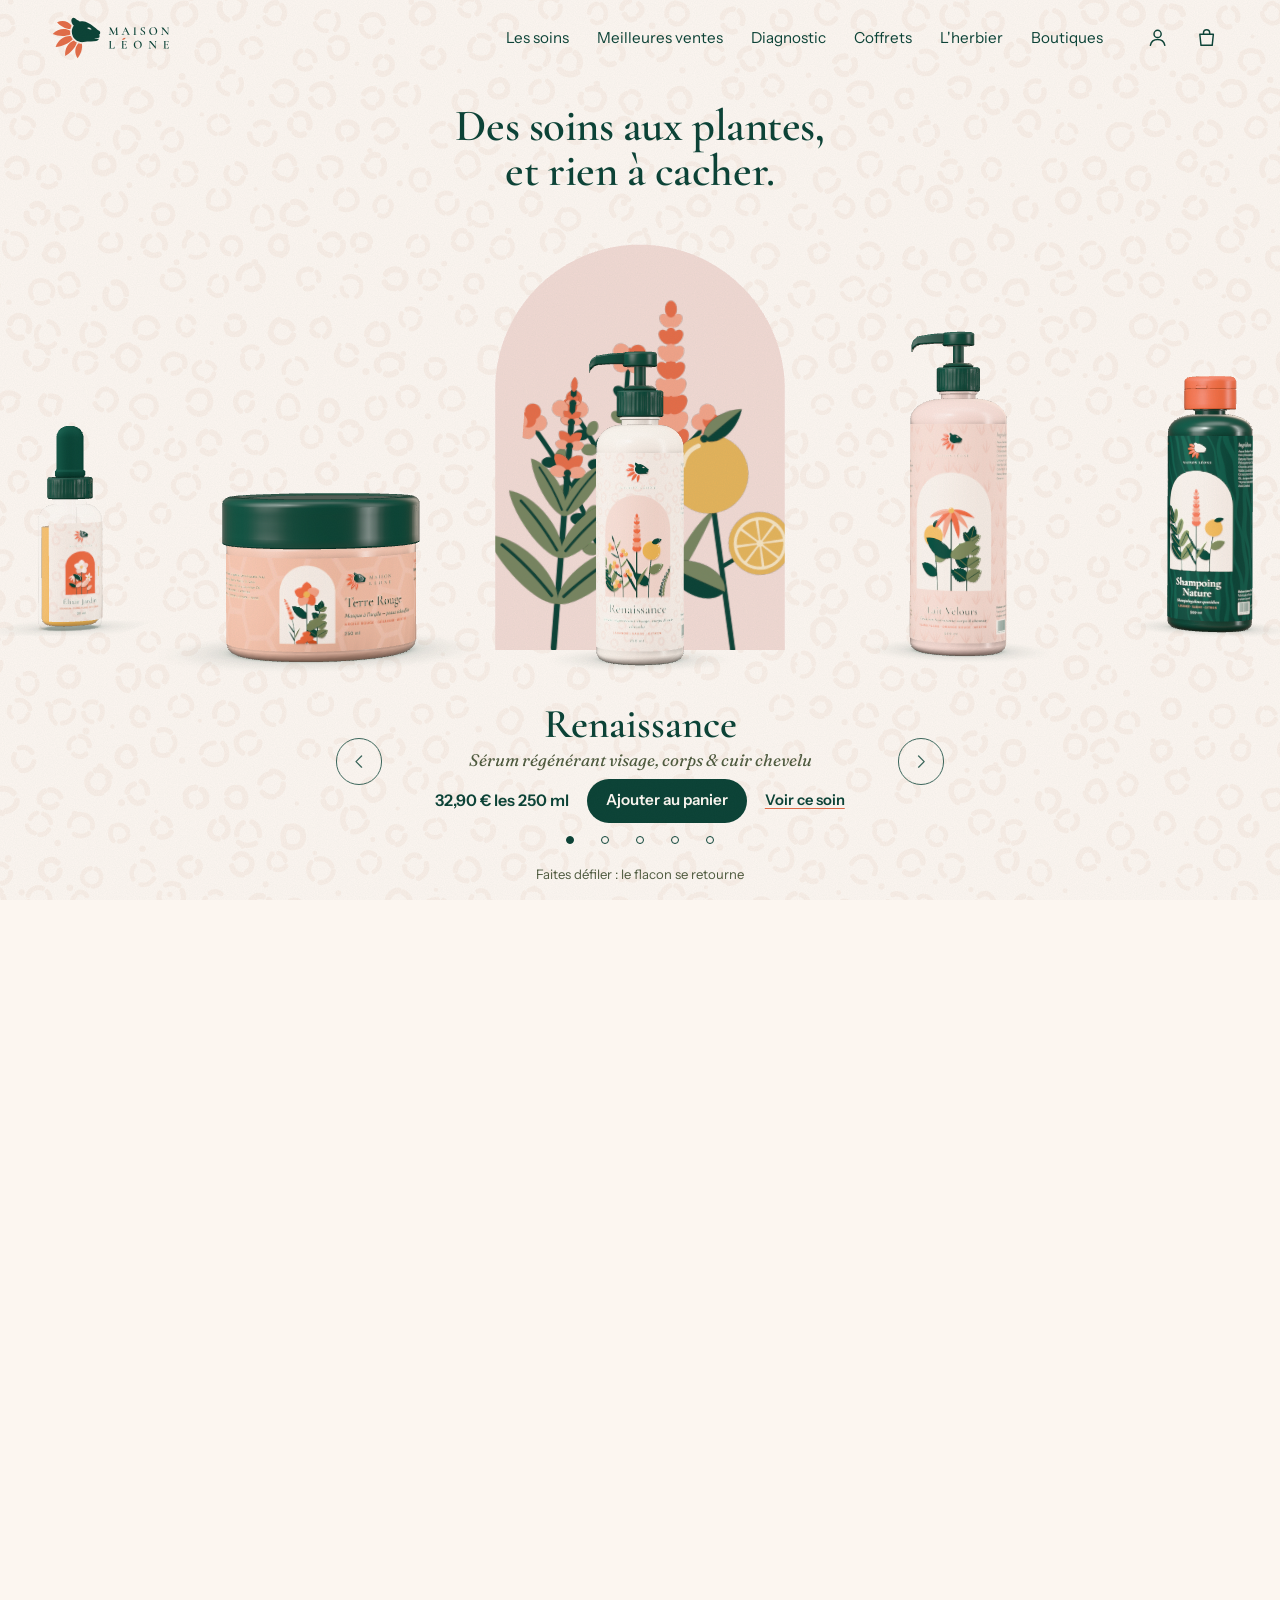
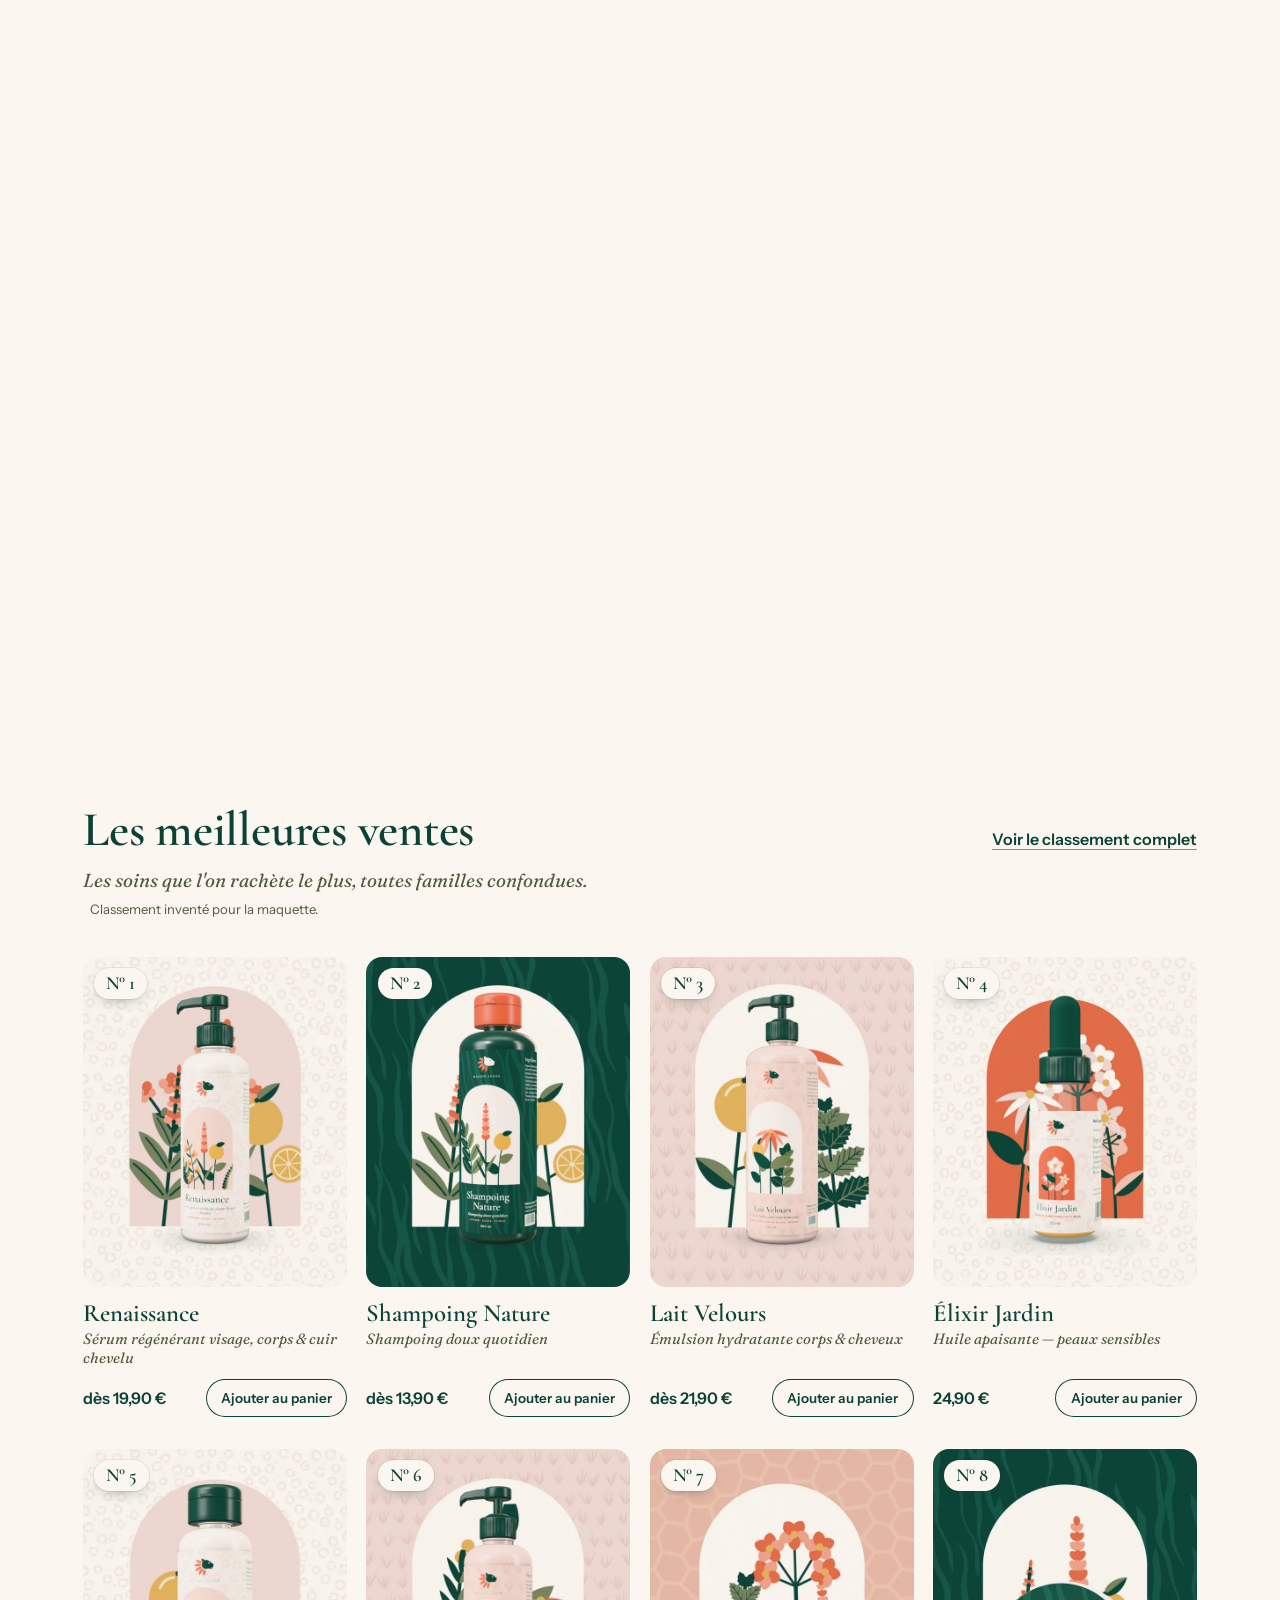
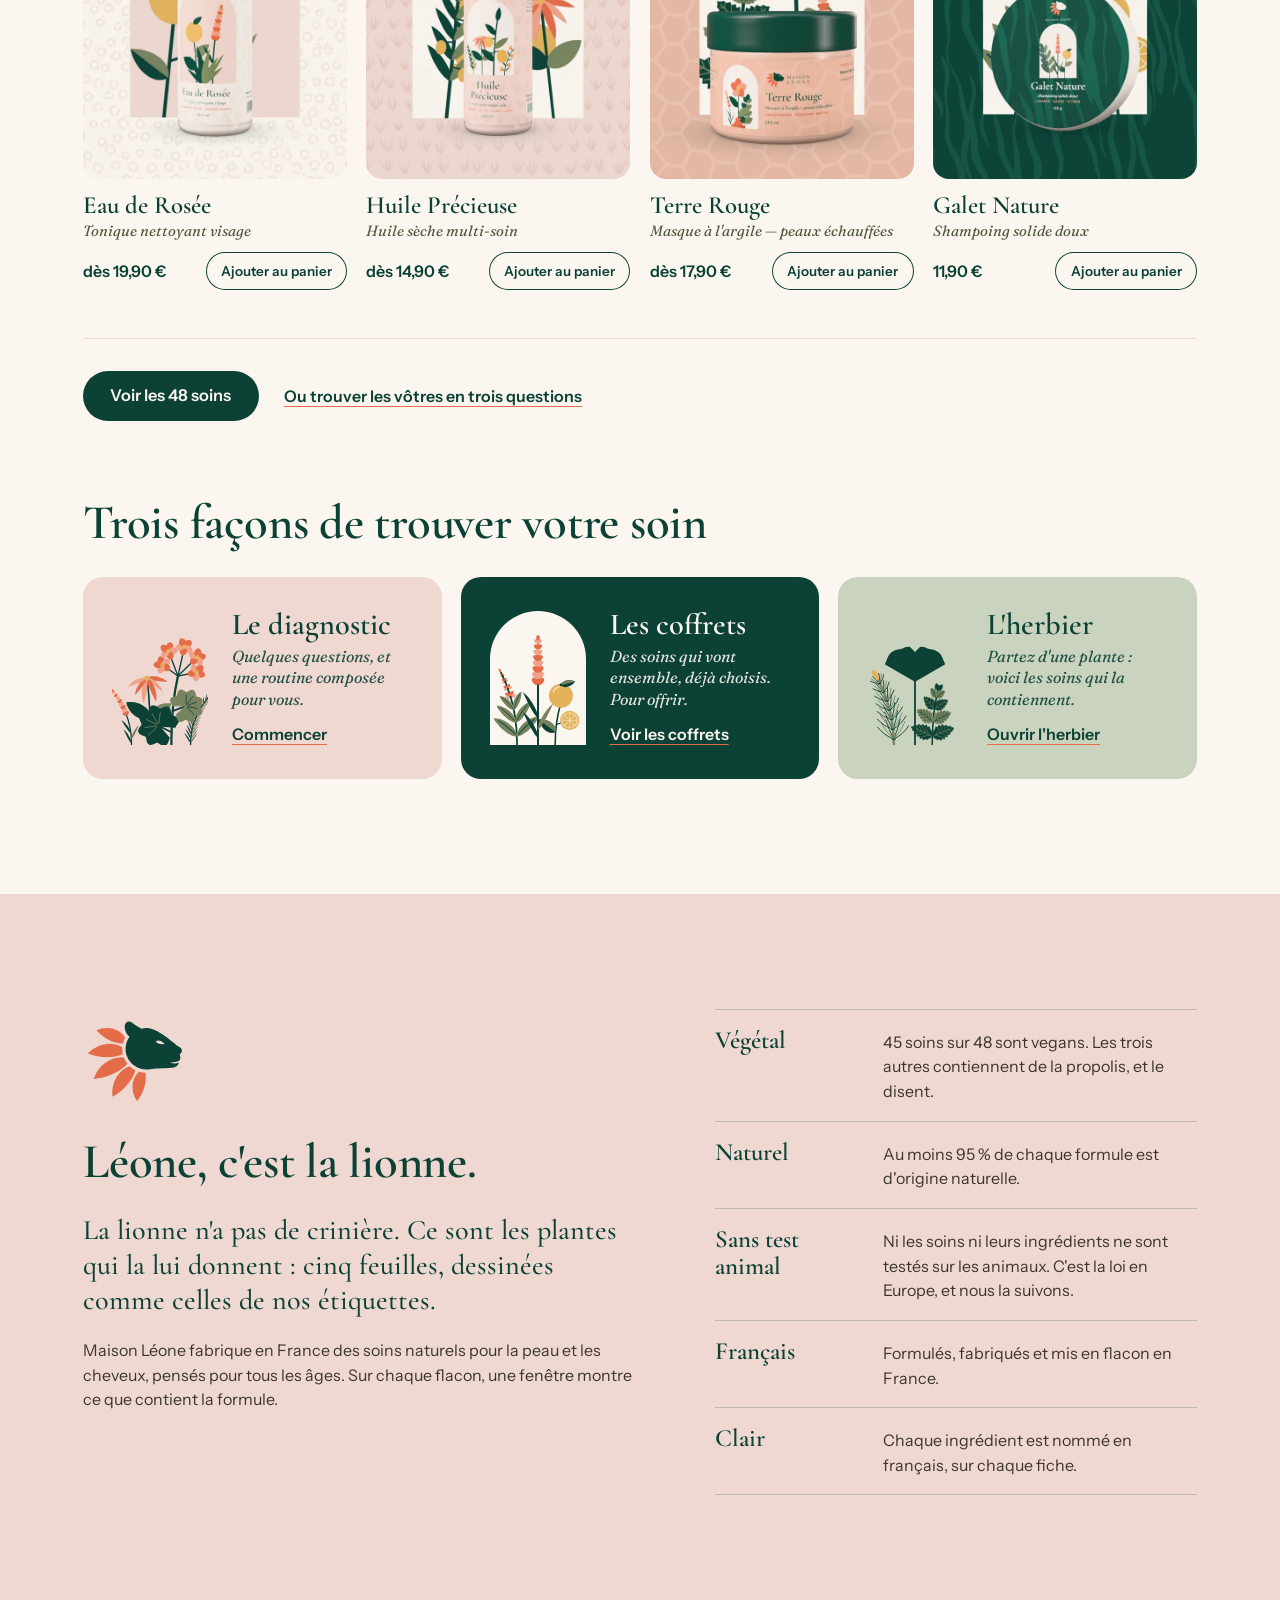
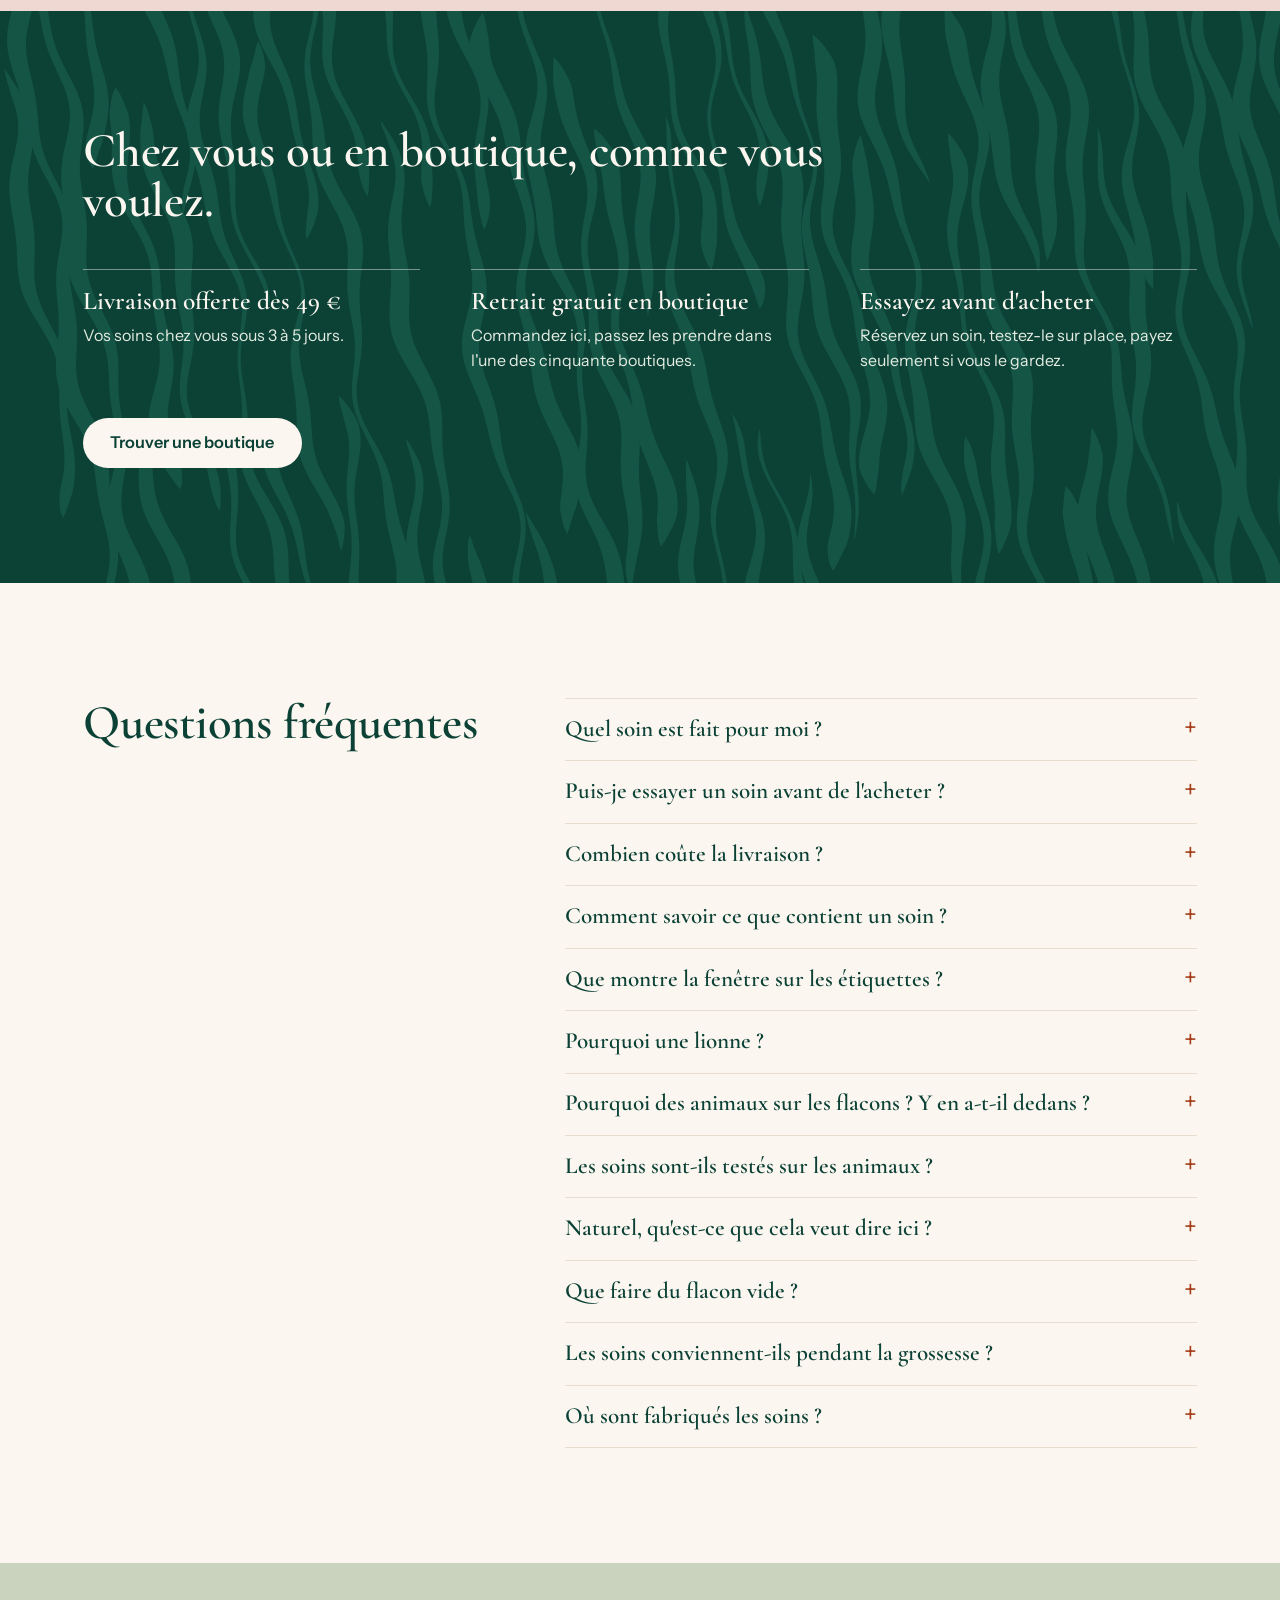
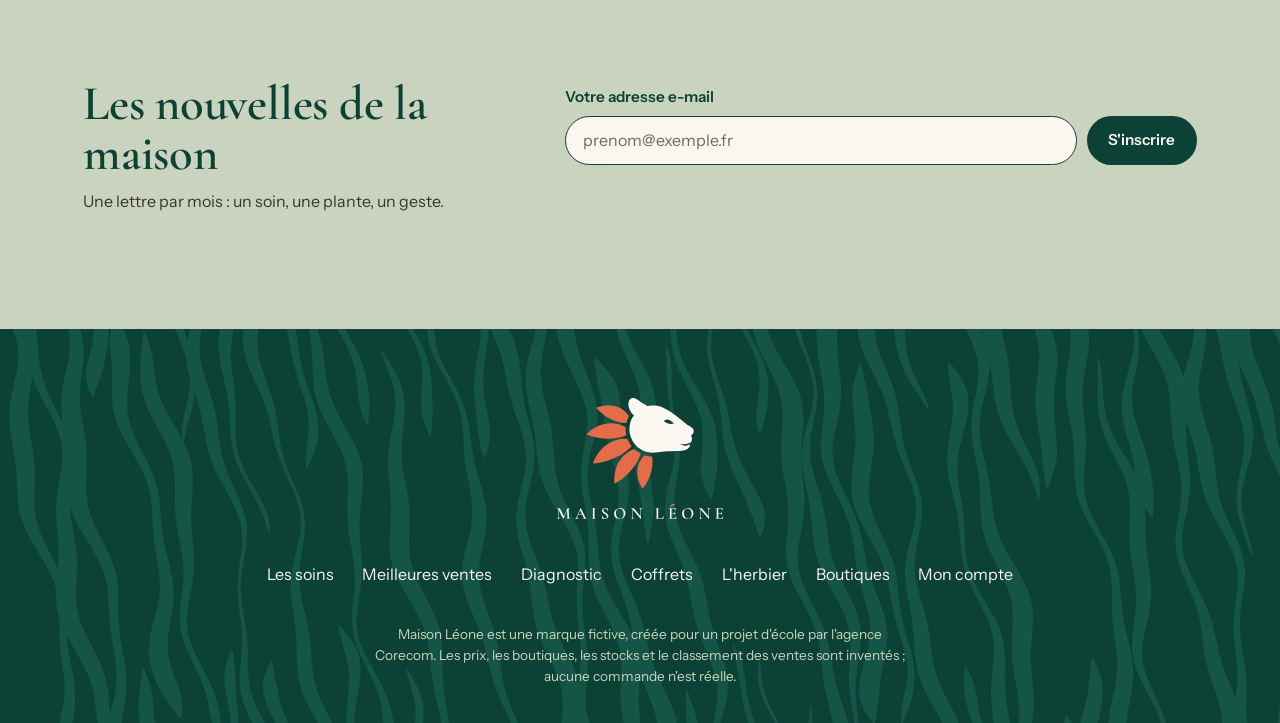
<file: index.html>
<!doctype html>
<html lang="fr">
<head>
<meta charset="utf-8">
<meta name="viewport" content="width=device-width, initial-scale=1">
<meta name="robots" content="noindex, nofollow">
<title>Maison Léone — des soins aux plantes, et rien à cacher</title>
<meta name="description" content="Maison Léone, cosmétiques naturels fabriqués en France. Chaque flacon montre les plantes de sa formule.">
<meta name="theme-color" content="#FCF6F0">
<link rel="icon" href="assets/logo/favicon.ico" sizes="any">
<link rel="icon" type="image/png" sizes="32x32" href="assets/logo/favicon-32.png">
<link rel="apple-touch-icon" href="assets/logo/apple-touch-icon.png">
<link rel="stylesheet" href="css/fonts.css">
<link rel="stylesheet" href="css/style.css">
<link rel="stylesheet" href="css/pages.css">
<script type="importmap">
{ "imports": { "three": "./vendor/three/three.module.js", "three/addons/": "./vendor/three/addons/" } }
</script>
<link rel="modulepreload" href="vendor/three/three.module.js">
<link rel="modulepreload" href="js/scene.js">
<link rel="modulepreload" href="js/data.js">
</head>
<body>
<noscript><p style="padding:6rem 1.5rem 2rem;max-width:40rem;margin:auto;font:1.1rem/1.5 sans-serif">Ce site a besoin de JavaScript pour afficher les soins. Activez-le dans votre navigateur, puis rechargez la page.</p></noscript>

<div class="fond" aria-hidden="true"></div>
<canvas id="scene" aria-hidden="true"></canvas>


<main id="contenu">
  <section id="accueil" class="accueil">
    <h1>Des soins aux plantes,<br>et rien à cacher.</h1>
    <div class="repli" aria-hidden="true"><img alt="" id="repli-img"></div>
    <div class="choix">
      <button class="fleche" id="avant" aria-label="Soin précédent"><svg viewBox="0 0 24 24" aria-hidden="true"><path d="M14.5 5 7.5 12l7 7"/></svg></button>
      <div class="soin" aria-live="polite">
        <p class="famille" id="h-famille"></p>
        <h2 id="h-nom"></h2>
        <p class="fonction" id="h-fonction"></p>
        <p class="achat-h"><span class="px" id="h-prix"></span><button class="bouton" type="button" id="h-ajouter">Ajouter au panier</button><a class="lien" id="h-lien" href="soins.html">Voir ce soin</a></p>
      </div>
      <button class="fleche" id="apres" aria-label="Soin suivant"><svg viewBox="0 0 24 24" aria-hidden="true"><path d="M9.5 5l7 7-7 7"/></svg></button>
    </div>
    <div class="points" id="points" role="group" aria-label="Choisir un soin"></div>
    <p class="defiler">Faites défiler : le flacon se retourne</p>
  </section>

  <section id="detail" class="detail" aria-label="Le soin en détail">
    <div class="colle">
      <div class="etapes">
        <article class="etape" data-etape="0">
          <h2>Tout commence par des plantes.</h2>
          <p class="chapo">Celles que montre la fenêtre sont celles du flacon. Pas une de plus.</p>
          <p class="plantes" id="d-plantes"></p>
          <p class="suite"><a class="bouton d-lien" href="soins.html">Voir ce soin</a></p>
        </article>
        <article class="etape" data-etape="1">
          <h2>Puis vient votre geste.</h2>
          <p class="chapo" id="d-pourqui"></p>
          <p id="d-geste"></p>
          <p class="suite"><a class="bouton d-lien" href="soins.html">Voir ce soin</a></p>
        </article>
        <article class="etape" data-etape="2">
          <h2>Et dedans, rien à cacher.</h2>
          <p class="chapo recit" id="d-recit"></p>
          <p class="suite"><a class="bouton d-lien" href="soins.html">Voir ce soin</a></p>
        </article>
      </div>
      <div class="reperes" id="reperes" role="group" aria-label="Étapes du détail">
        <button data-etape="0" aria-label="Les plantes"></button><button data-etape="1" aria-label="Le geste"></button><button data-etape="2" aria-label="La formule"></button>
      </div>
    </div>
  </section>

  <section id="familles" class="familles">
    <div class="colle">
      <h2>Visage, corps, cheveux : par où commencer ?</h2>
      <p class="chapo">Cinq familles de soins. Choisissez la vôtre, ou laissez le diagnostic composer votre routine.</p>
      <ol class="rang" id="rang"></ol>
    </div>
  </section>

  <section id="ventes" class="ventes plein">
    <div class="interieur">
      <div class="titre-l"><h2>Les meilleures ventes</h2><a class="lien" href="soins.html?selection=ventes">Voir le classement complet</a></div>
      <p class="chapo">Les soins que l'on rachète le plus, toutes familles confondues. <small>Classement inventé pour la maquette.</small></p>
      <ol class="tuiles" id="ventes-l"></ol>
      <p class="suite-v"><a class="bouton fort" href="soins.html">Voir les 48 soins</a><a class="lien" href="diagnostic.html">Ou trouver les vôtres en trois questions</a></p>
    </div>
  </section>

  <section class="portes plein" aria-labelledby="t-portes">
    <div class="interieur">
      <h2 id="t-portes">Trois façons de trouver votre soin</h2>
      <a class="porte" href="diagnostic.html" style="--p-fond:#F0D8D2"><img src="assets/fen/confort.svg" alt="" loading="lazy"><span><b>Le diagnostic</b><i>Quelques questions, et une routine composée pour vous.</i><u>Commencer</u></span></a>
      <a class="porte fonce" href="coffrets.html" style="--p-fond:#0C4236"><img src="assets/fen/sh-nature.svg" alt="" loading="lazy"><span><b>Les coffrets</b><i>Des soins qui vont ensemble, déjà choisis. Pour offrir.</i><u>Voir les coffrets</u></span></a>
      <a class="porte" href="herbier.html" style="--p-fond:#C9D3BD"><img src="assets/fen/sh-vitalite.svg" alt="" loading="lazy"><span><b>L'herbier</b><i>Partez d'une plante : voici les soins qui la contiennent.</i><u>Ouvrir l'herbier</u></span></a>
    </div>
  </section>

  <section id="maison" class="maison plein">
    <div class="interieur deux">
      <div>
        <img class="lionne" src="assets/logo/leone-symbole-couleur.svg" alt="" width="120" height="120">
        <h2>Léone, c'est la lionne.</h2>
        <p class="grand">La lionne n'a pas de crinière. Ce sont les plantes qui la lui donnent : cinq feuilles, dessinées comme celles de nos étiquettes.</p>
        <p>Maison Léone fabrique en France des soins naturels pour la peau et les cheveux, pensés pour tous les âges. Sur chaque flacon, une fenêtre montre ce que contient la formule.</p>
      </div>
      <ul class="valeurs">
        <li><b>Végétal</b><span>45 soins sur 48 sont vegans. Les trois autres contiennent de la propolis, et le disent.</span></li>
        <li><b>Naturel</b><span>Au moins 95 % de chaque formule est d'origine naturelle.</span></li>
        <li><b>Sans test animal</b><span>Ni les soins ni leurs ingrédients ne sont testés sur les animaux. C'est la loi en Europe, et nous la suivons.</span></li>
        <li><b>Français</b><span>Formulés, fabriqués et mis en flacon en France.</span></li>
        <li><b>Clair</b><span>Chaque ingrédient est nommé en français, sur chaque fiche.</span></li>
      </ul>
    </div>
  </section>

  <section id="boutiques" class="boutiques plein">
    <div class="interieur">
      <h2>Chez vous ou en boutique, comme vous voulez.</h2>
      <ul class="services">
        <li><b>Livraison offerte dès 49 €</b><span>Vos soins chez vous sous 3 à 5 jours.</span></li>
        <li><b>Retrait gratuit en boutique</b><span>Commandez ici, passez les prendre dans l'une des cinquante boutiques.</span></li>
        <li><b>Essayez avant d'acheter</b><span>Réservez un soin, testez-le sur place, payez seulement si vous le gardez.</span></li>
      </ul>
      <p class="suite-b"><a class="bouton clair fort" href="boutiques.html">Trouver une boutique</a></p>
    </div>
  </section>

  <section id="questions" class="questions plein">
    <div class="interieur cote">
      <h2>Questions fréquentes</h2>
      <div>
      <details><summary>Quel soin est fait pour moi ?</summary><p>Le <a href="diagnostic.html">diagnostic</a> vous le dit en trois ou quatre questions, et compose une routine que vous pouvez mettre au panier d'un geste. Vous pouvez aussi filtrer <a href="soins.html">les soins</a> par besoin : peau sensible, cheveux secs, teint terne…</p></details>
      <details><summary>Puis-je essayer un soin avant de l'acheter ?</summary><p>Oui. Réservez-le depuis sa fiche : la boutique de votre choix le met de côté, vous l'essayez sur place et vous ne payez que si vous le gardez.</p></details>
      <details><summary>Combien coûte la livraison ?</summary><p>Elle est offerte dès 49 € d'achat, et coûte 4,90 € en dessous. Le retrait en boutique est toujours gratuit.</p></details>
      <details><summary>Comment savoir ce que contient un soin ?</summary><p>Regardez sa fenêtre : les plantes dessinées sont celles de la formule. Sa fiche nomme ensuite chaque ingrédient en français, des plantes à ce qui conserve le soin. La liste officielle de l'étiquette suit, telle qu'elle est imprimée.</p></details>
      <details><summary>Que montre la fenêtre sur les étiquettes ?</summary><p>Les plantes et les matières de la formule, et seulement celles-là. Si la lavande est dessinée, elle est dans le flacon. Les noms sont repris juste sous le nom du soin.</p></details>
      <details><summary>Pourquoi une lionne ?</summary><p>Léone veut dire lionne. La lionne n'a pas de crinière : notre logo lui en donne une, faite de cinq feuilles.</p></details>
      <details><summary>Pourquoi des animaux sur les flacons ? Y en a-t-il dedans ?</summary><p>Non. La lionne vient de la savane, et ses voisins prêtent leurs motifs aux familles de soins : léopard pour le visage, herbes hautes pour le corps, zèbre pour les cheveux, girafe pour les argiles. Ce sont des dessins, imprimés ton sur ton. Dans les formules, 45 soins sur 48 sont vegans ; les trois autres contiennent de la propolis, un produit de la ruche.</p></details>
      <details><summary>Les soins sont-ils testés sur les animaux ?</summary><p>Non, ni les soins ni leurs ingrédients. En Europe, la loi l'interdit pour tous les cosmétiques depuis 2013 : c'est la règle, et nous la suivons.</p></details>
      <details><summary>Naturel, qu'est-ce que cela veut dire ici ?</summary><p>Au moins 95 % de chaque formule est d'origine naturelle, selon la norme ISO 16128. Le reste, c'est ce qui conserve le soin une fois ouvert et ce qui lui donne sa texture. Nous ne disons ni « écologique », ni « hypoallergénique » : nous préférons vous donner la liste complète.</p></details>
      <details><summary>Que faire du flacon vide ?</summary><p>Tout se trie : flacons, pompes, pots et bouchons vont dans le bac de tri, le verre des élixirs au conteneur à verre. La fiche de chaque soin donne sa consigne, l'étiquette aussi.</p></details>
      <details><summary>Les soins conviennent-ils pendant la grossesse ?</summary><p>Pas tous. Plusieurs formules contiennent des huiles essentielles. La fiche de chaque soin et son étiquette indiquent les précautions à respecter.</p></details>
      <details><summary>Où sont fabriqués les soins ?</summary><p>En France : ils y sont formulés, fabriqués et mis en flacon.</p></details>
      </div>
    </div>
  </section>

  <section id="lettre" class="lettre plein">
    <div class="interieur cote">
      <div><h2>Les nouvelles de la maison</h2>
      <p>Une lettre par mois : un soin, une plante, un geste.</p></div>
      <form id="inscription" novalidate>
        <label for="mail">Votre adresse e-mail</label>
        <div class="ligne"><input id="mail" name="mail" type="email" autocomplete="email" placeholder="prenom@exemple.fr" required><button class="bouton" type="submit">S'inscrire</button></div>
        <p class="retour" id="retour" role="status"></p>
      </form>
    </div>
  </section>
</main>



<div class="chargement" id="chargement" role="status" aria-live="polite">
  <img src="assets/logo/leone-symbole-couleur.svg" alt="" width="96" height="96">
  <p><span id="pourcent">0</span> %</p>
</div>

<script type="module" src="js/app.js"></script>
</body>
</html>
</file>
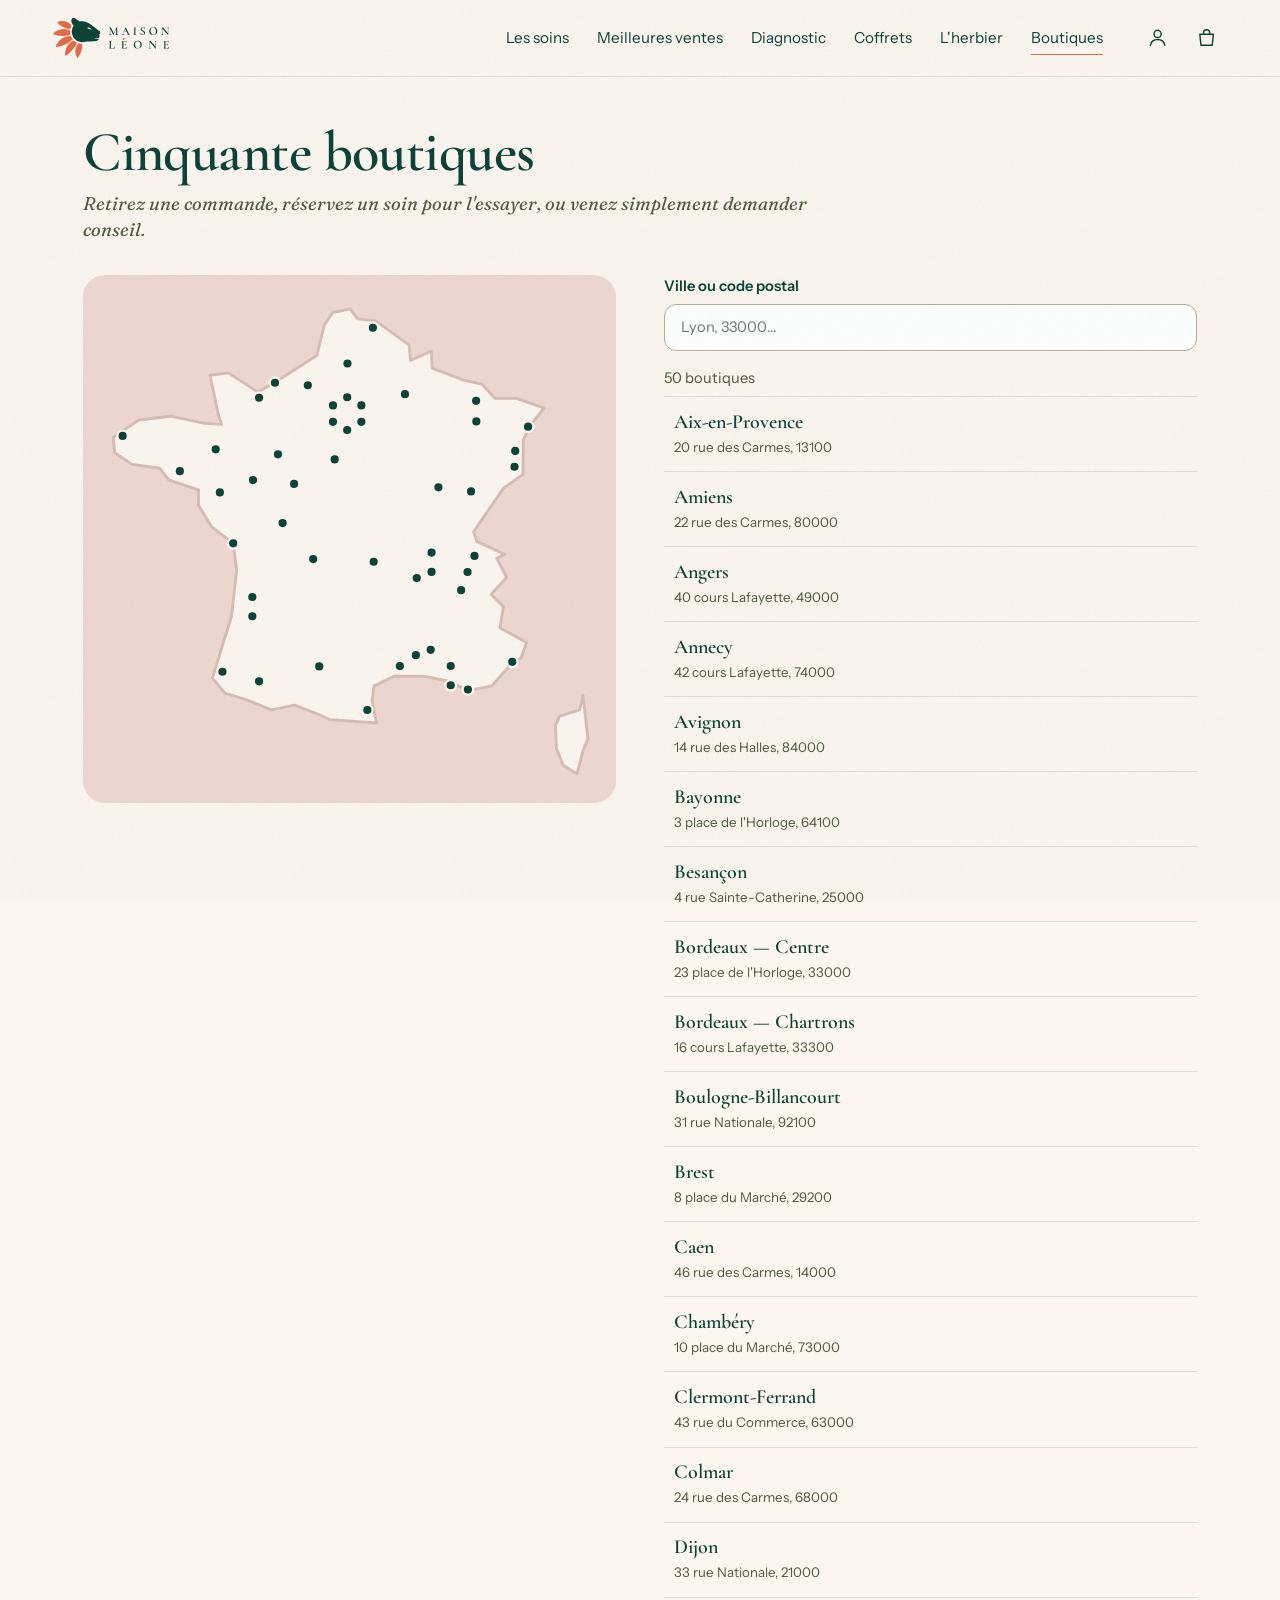
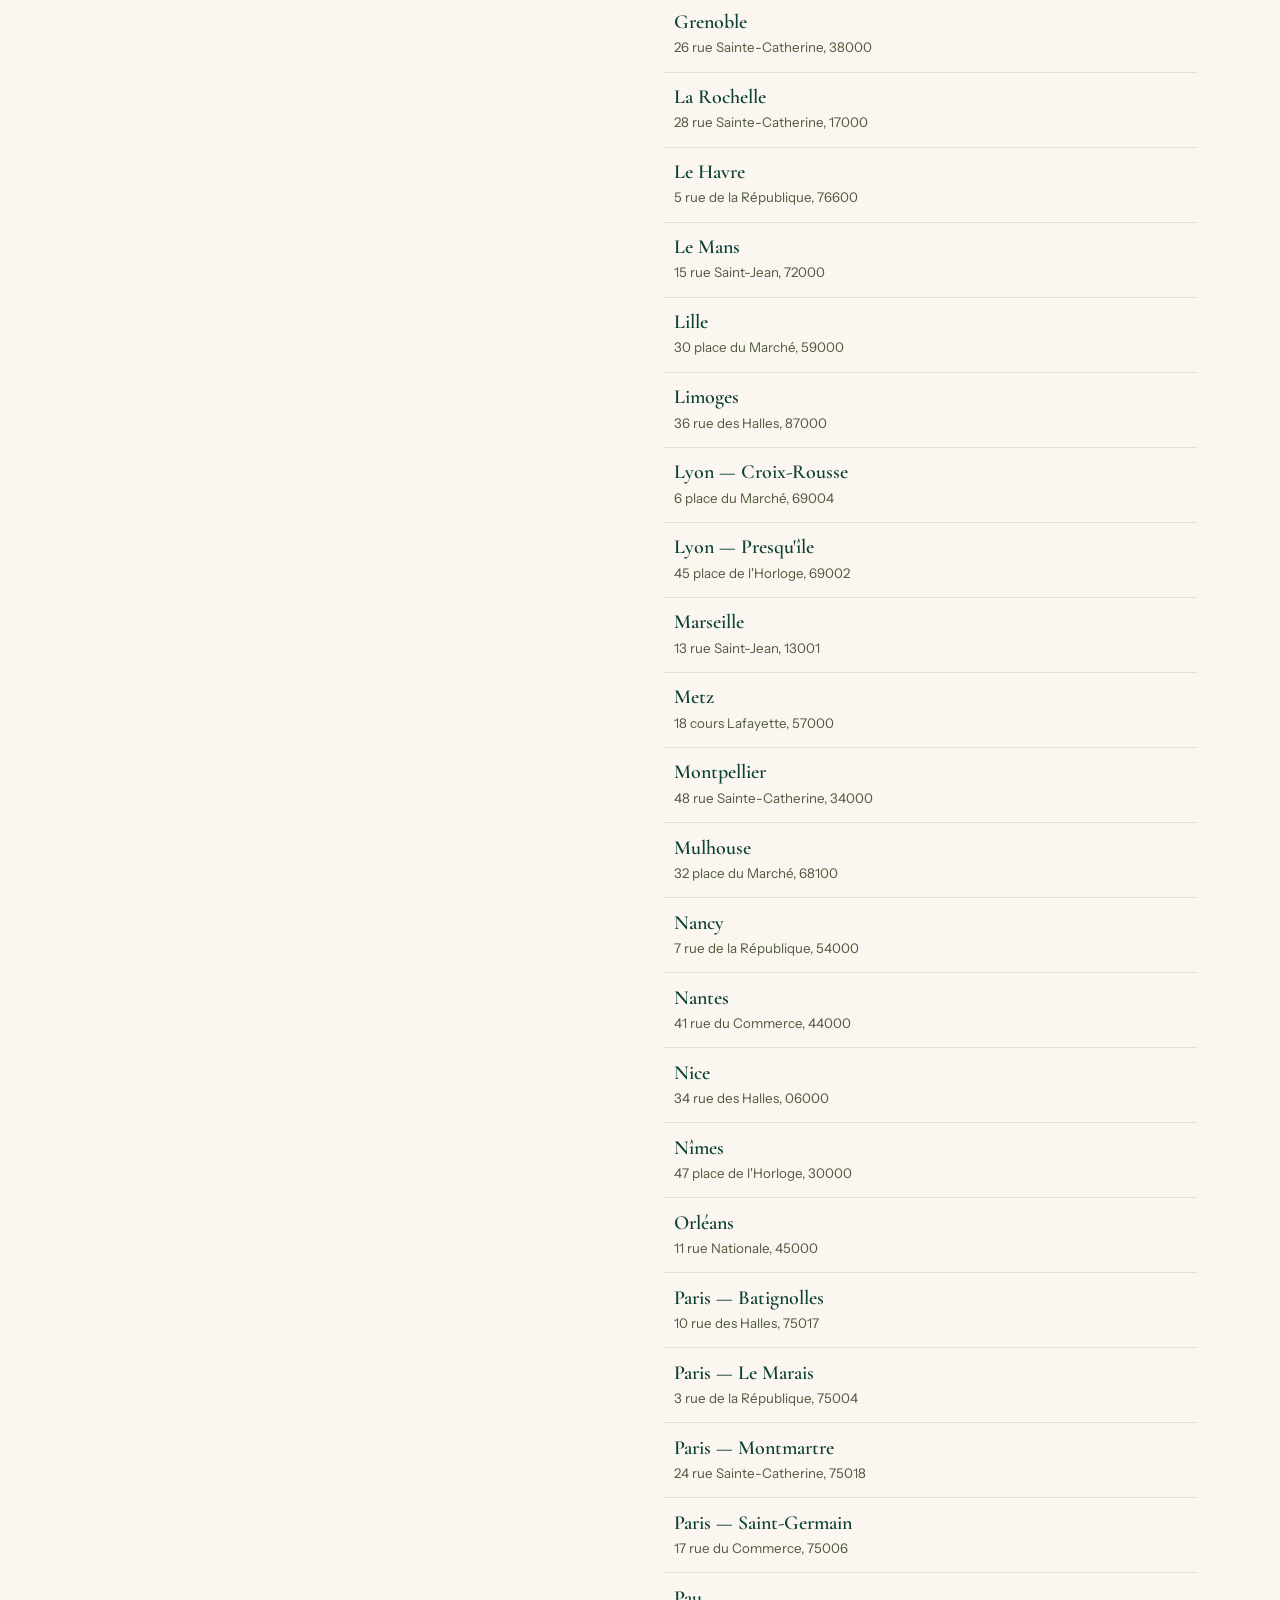
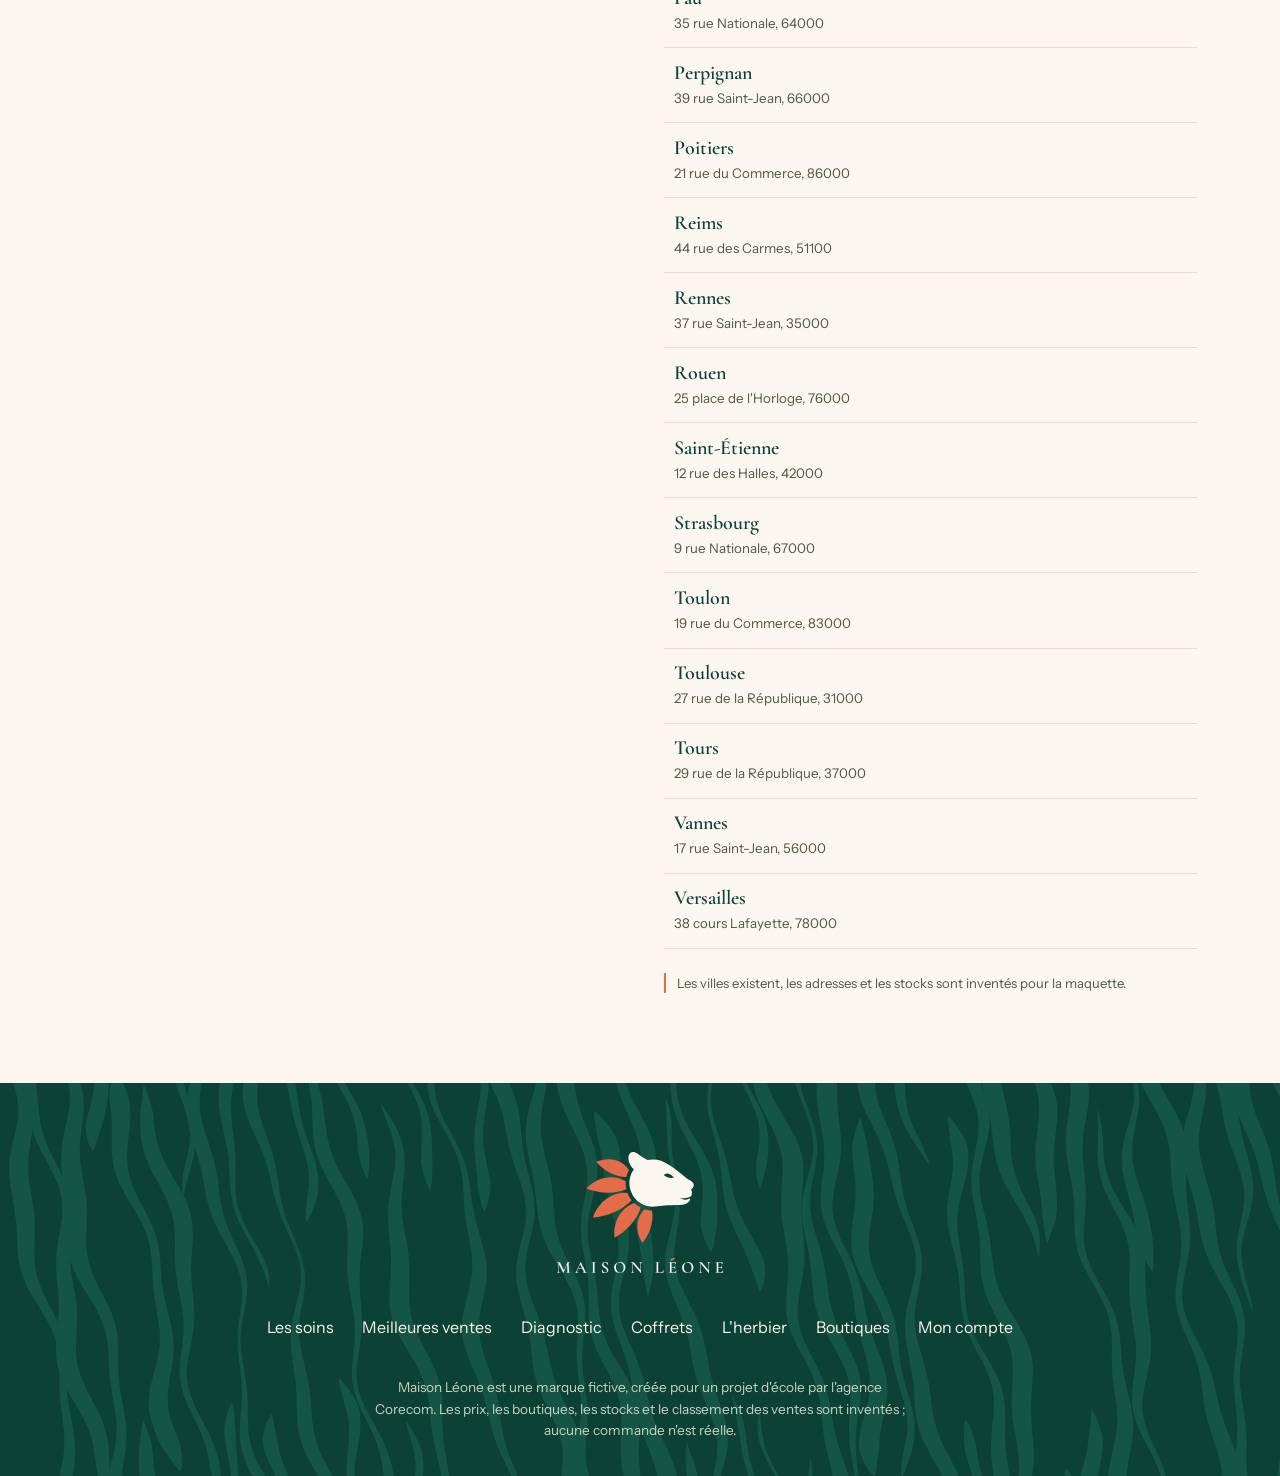
<file: boutiques.html>
<!doctype html>
<html lang="fr">
<head>
<meta charset="utf-8">
<meta name="viewport" content="width=device-width, initial-scale=1">
<meta name="robots" content="noindex, nofollow">
<title>Les boutiques — Maison Léone</title>
<meta name="description" content="Les 50 boutiques Maison Léone et le stock de chaque soin.">
<meta name="theme-color" content="#FCF6F0">
<link rel="icon" href="assets/logo/favicon.ico" sizes="any">
<link rel="stylesheet" href="css/fonts.css">
<link rel="stylesheet" href="css/style.css">
<link rel="stylesheet" href="css/pages.css">
</head>
<body class="int">
<noscript><p style="padding:6rem 1.5rem 2rem;max-width:40rem;margin:auto;font:1.1rem/1.5 sans-serif">Ce site a besoin de JavaScript pour afficher les soins. Activez-le dans votre navigateur, puis rechargez la page.</p></noscript>
<main class="page" id="contenu">
  <div class="interieur">
    <h1 id="titre">Cinquante boutiques</h1>
    <p class="chapo" id="chapo">Retirez une commande, réservez un soin pour l'essayer, ou venez simplement demander conseil.</p>
    <div class="bout">
      <div class="carte-fr"><svg id="carte" viewBox="0 0 10.4 10.3" role="img" aria-label="Carte de France des 50 boutiques"></svg></div>
      <div>
        <div class="detail-b" id="detail" aria-live="polite" hidden></div>
        <div class="ligne-a" style="margin-bottom:1rem">
          <label class="champ" style="flex:1 1 14rem">Ville ou code postal<input type="search" id="cherche" placeholder="Lyon, 33000…" autocomplete="off"></label>
          <label id="l-stock" hidden style="display:flex;gap:.5rem;align-items:center;align-self:end;padding-bottom:.7rem"><input type="checkbox" id="en-stock" style="accent-color:#0C4236;width:1.1rem;height:1.1rem"> En stock seulement</label>
        </div>
        <p id="nb" role="status" style="color:#4F5A3E;font-size:.92rem;margin-bottom:.4rem"></p>
        <ul class="liste-b" id="liste"></ul>
        <p class="fictif" style="margin-top:1.5rem">Les villes existent, les adresses et les stocks sont inventés pour la maquette.</p>
      </div>
    </div>
  </div>
</main>
<script type="module" src="js/boutiques.js"></script>
</body>
</html>
</file>
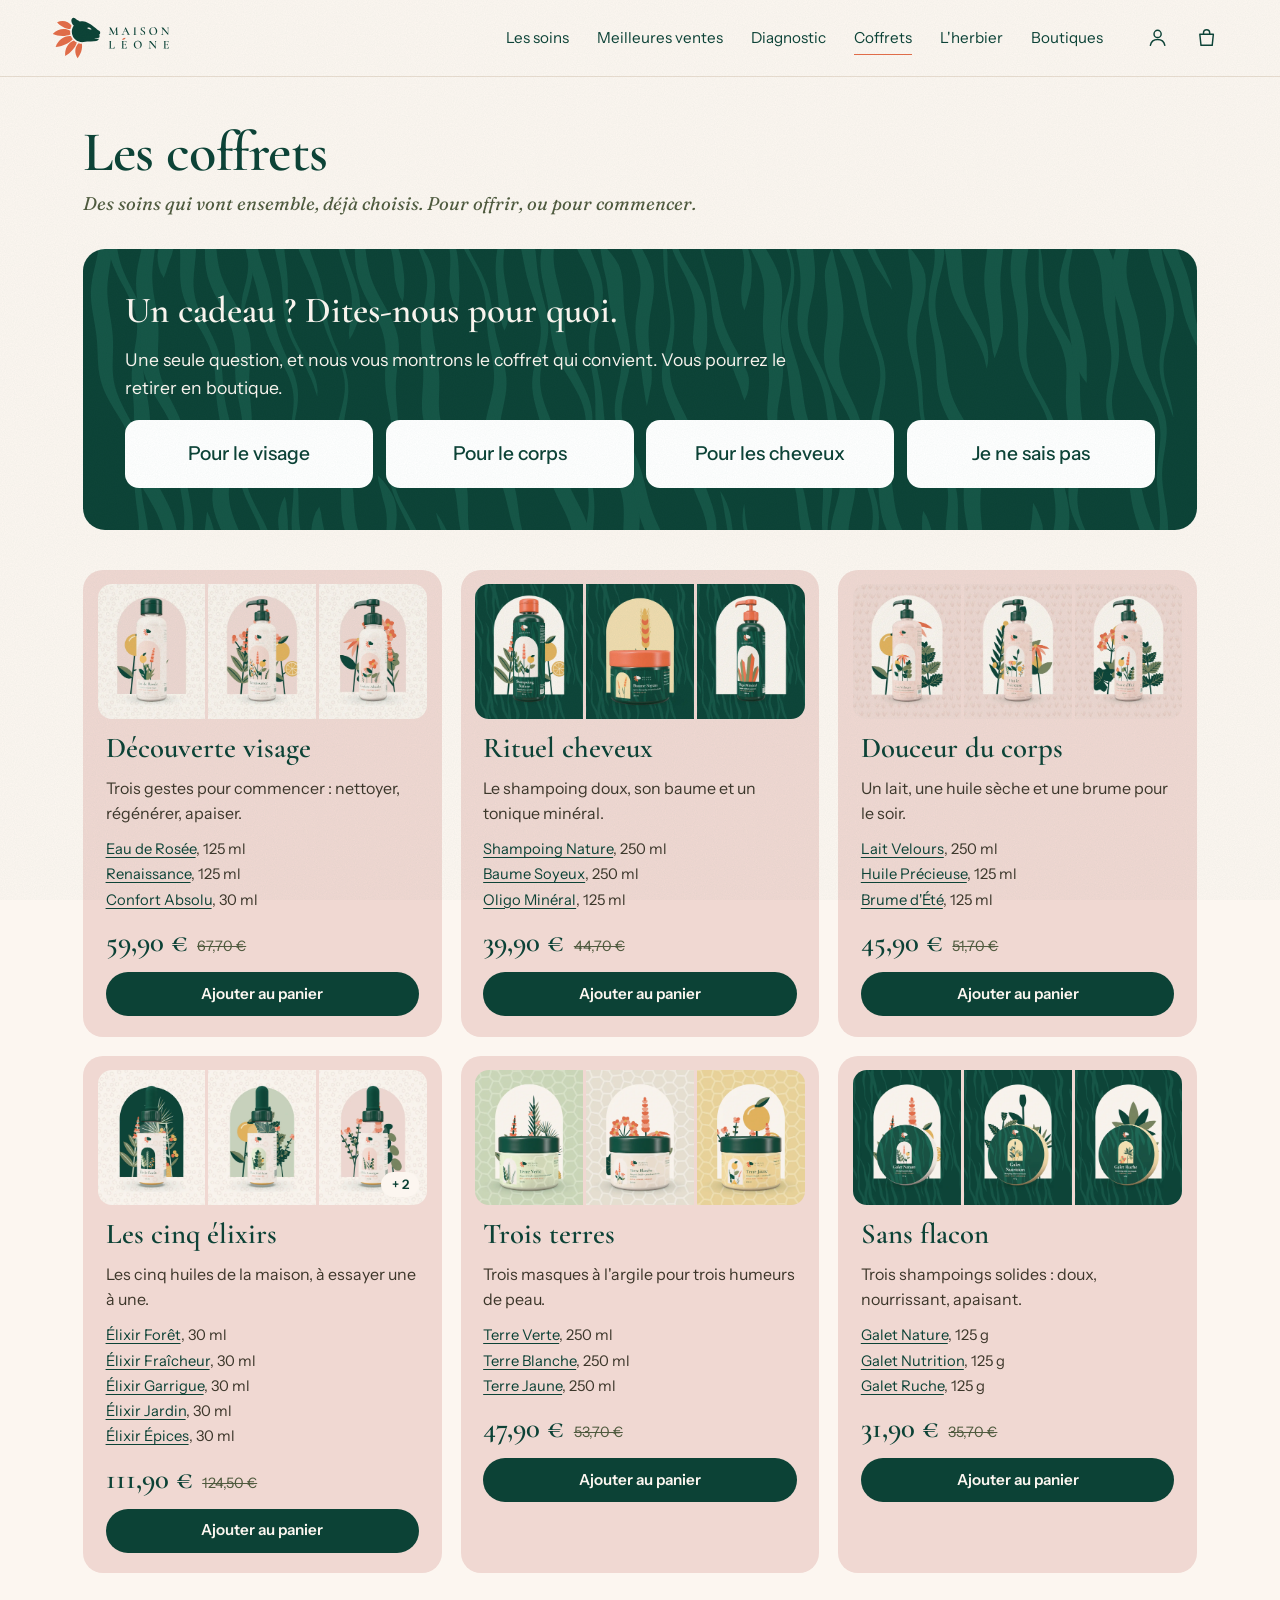
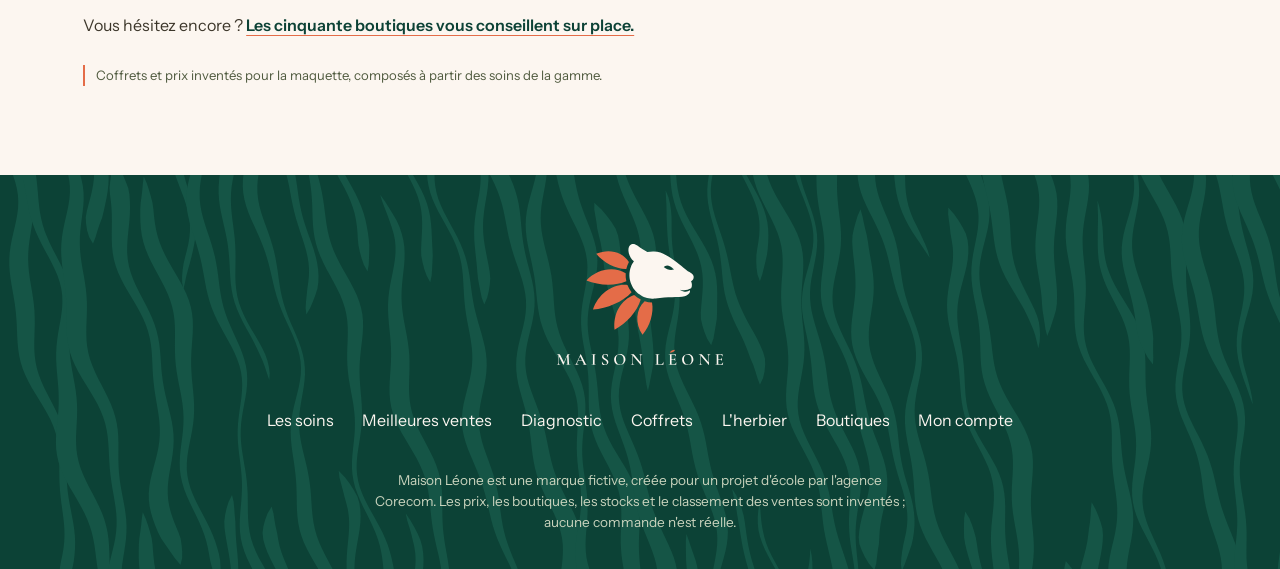
<file: coffrets.html>
<!doctype html>
<html lang="fr">
<head>
<meta charset="utf-8">
<meta name="viewport" content="width=device-width, initial-scale=1">
<meta name="robots" content="noindex, nofollow">
<title>Coffrets — Maison Léone</title>
<meta name="description" content="Les coffrets Maison Léone, pour offrir ou pour commencer.">
<meta name="theme-color" content="#FCF6F0">
<link rel="icon" href="assets/logo/favicon.ico" sizes="any">
<link rel="stylesheet" href="css/fonts.css">
<link rel="stylesheet" href="css/style.css">
<link rel="stylesheet" href="css/pages.css">
</head>
<body class="int">
<noscript><p style="padding:6rem 1.5rem 2rem;max-width:40rem;margin:auto;font:1.1rem/1.5 sans-serif">Ce site a besoin de JavaScript pour afficher les soins. Activez-le dans votre navigateur, puis rechargez la page.</p></noscript>
<main class="page" id="contenu">
  <div class="interieur">
    <h1>Les coffrets</h1>
    <p class="chapo">Des soins qui vont ensemble, déjà choisis. Pour offrir, ou pour commencer.</p>
    <section class="aide" aria-labelledby="t-aide">
      <h2 id="t-aide">Un cadeau ? Dites-nous pour quoi.</h2>
      <p>Une seule question, et nous vous montrons le coffret qui convient. Vous pourrez le retirer en boutique.</p>
      <div class="reponses" id="pour"></div>
    </section>
    <div class="coffrets" id="coffrets"></div>
    <p style="margin-top:2rem">Vous hésitez encore ? <a class="lien" href="boutiques.html">Les cinquante boutiques vous conseillent sur place.</a></p>
    <p class="fictif" style="margin-top:1.2rem">Coffrets et prix inventés pour la maquette, composés à partir des soins de la gamme.</p>
  </div>
</main>
<script type="module" src="js/coffrets.js"></script>
</body>
</html>
</file>
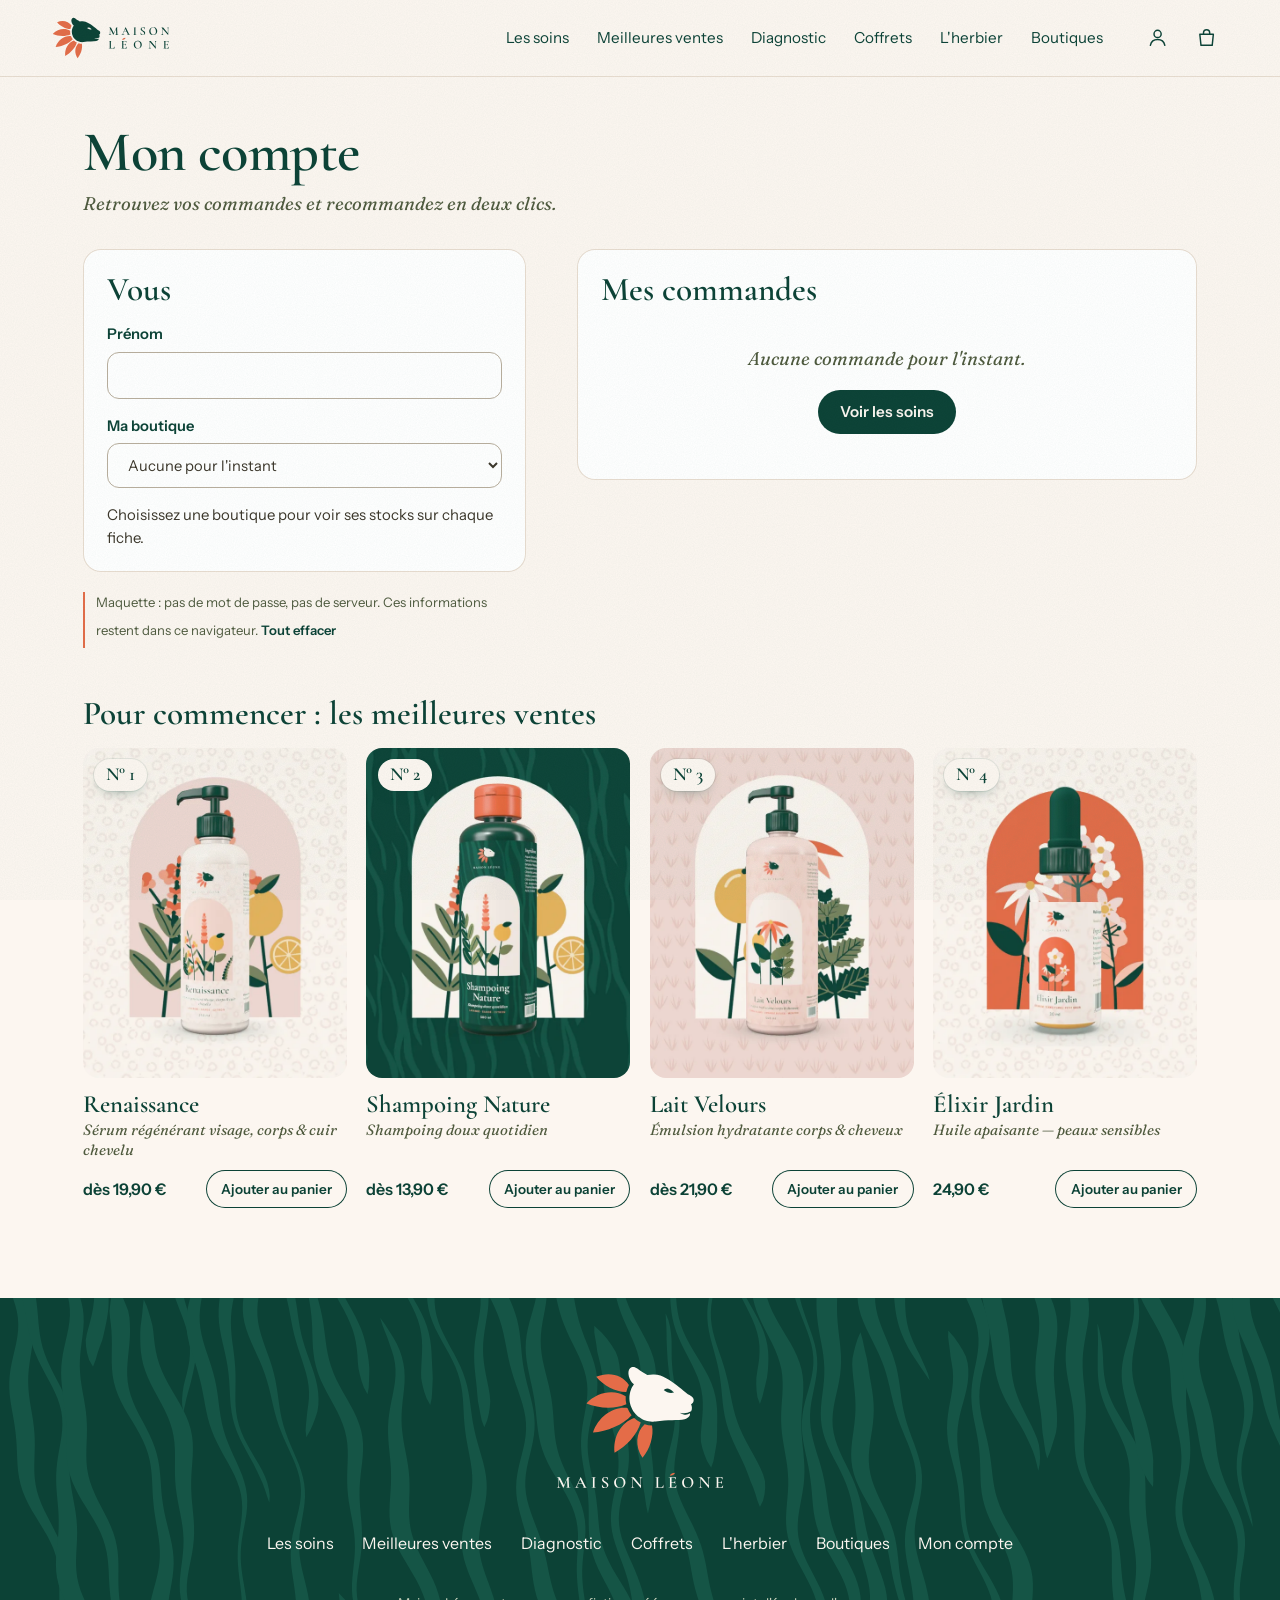
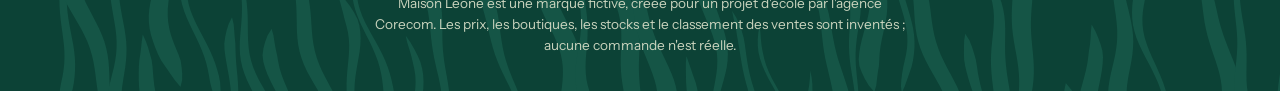
<file: compte.html>
<!doctype html>
<html lang="fr">
<head>
<meta charset="utf-8">
<meta name="viewport" content="width=device-width, initial-scale=1">
<meta name="robots" content="noindex, nofollow">
<title>Mon compte — Maison Léone</title>
<meta name="description" content="Votre compte Maison Léone : commandes et boutique préférée.">
<meta name="theme-color" content="#FCF6F0">
<link rel="icon" href="assets/logo/favicon.ico" sizes="any">
<link rel="stylesheet" href="css/fonts.css">
<link rel="stylesheet" href="css/style.css">
<link rel="stylesheet" href="css/pages.css">
</head>
<body class="int">
<noscript><p style="padding:6rem 1.5rem 2rem;max-width:40rem;margin:auto;font:1.1rem/1.5 sans-serif">Ce site a besoin de JavaScript pour afficher les soins. Activez-le dans votre navigateur, puis rechargez la page.</p></noscript>
<main class="page" id="contenu">
  <div class="interieur">
    <h1 id="bonjour">Mon compte</h1>
    <p class="chapo">Retrouvez vos commandes et recommandez en deux clics.</p>
    <div class="compte-g">
      <div>
        <div class="bloc"><h2 style="margin:0">Vous</h2>
          <label class="champ">Prénom<input id="prenom" type="text" autocomplete="given-name"></label>
          <label class="champ">Ma boutique<select id="boutique"><option value="">Aucune pour l'instant</option></select></label>
          <p id="adresse" style="font-size:.93rem"></p></div>
        <p class="fictif">Maquette : pas de mot de passe, pas de serveur. Ces informations restent dans ce navigateur. <button class="lien" type="button" id="oublier" style="font-weight:600">Tout effacer</button></p>
      </div>
      <div class="bloc"><h2 style="margin:0">Mes commandes</h2><div id="commandes"></div></div>
    </div>
  </div>
</main>
<script type="module" src="js/compte.js"></script>
</body>
</html>
</file>
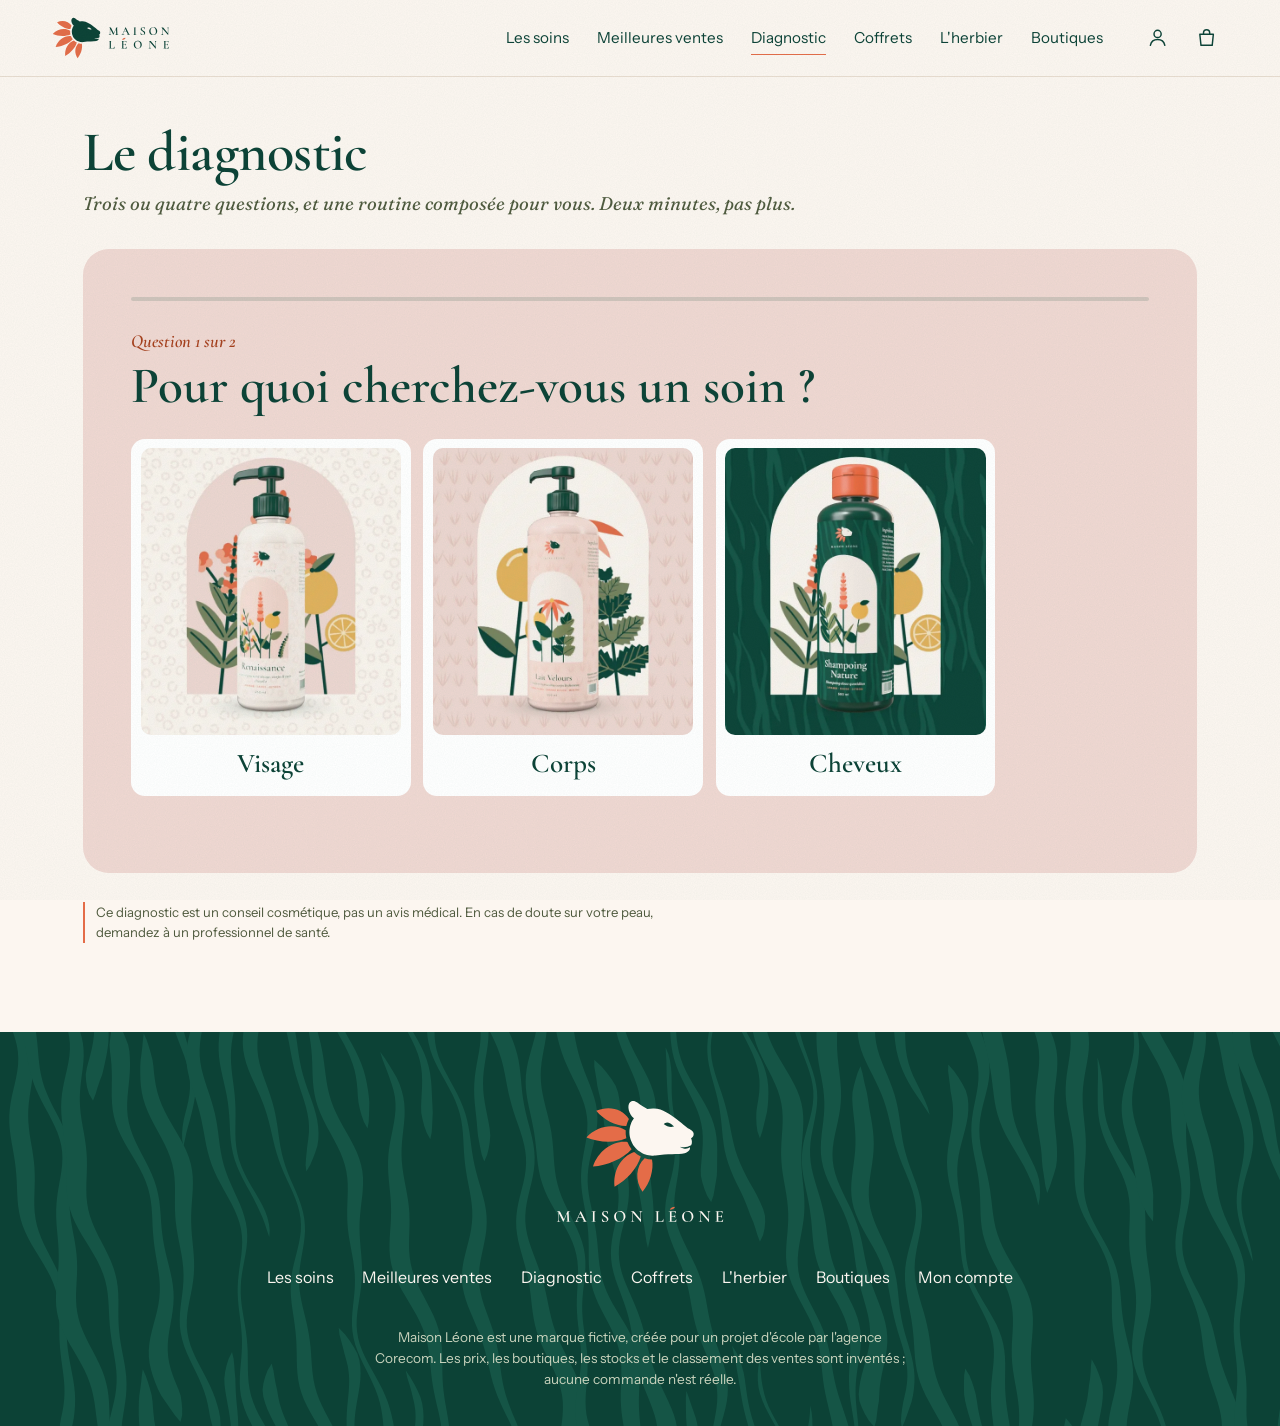
<file: diagnostic.html>
<!doctype html>
<html lang="fr">
<head>
<meta charset="utf-8">
<meta name="viewport" content="width=device-width, initial-scale=1">
<meta name="robots" content="noindex, nofollow">
<title>Diagnostic — Maison Léone</title>
<meta name="description" content="Quelques questions, et une routine de soins composée pour vous.">
<meta name="theme-color" content="#FCF6F0">
<link rel="icon" href="assets/logo/favicon.ico" sizes="any">
<link rel="stylesheet" href="css/fonts.css">
<link rel="stylesheet" href="css/style.css">
<link rel="stylesheet" href="css/pages.css">
</head>
<body class="int">
<noscript><p style="padding:6rem 1.5rem 2rem;max-width:40rem;margin:auto;font:1.1rem/1.5 sans-serif">Ce site a besoin de JavaScript pour afficher les soins. Activez-le dans votre navigateur, puis rechargez la page.</p></noscript>
<main class="page" id="contenu">
  <div class="interieur">
    <h1 id="titre" tabindex="-1">Le diagnostic</h1>
    <p class="chapo" id="chapo">Trois ou quatre questions, et une routine composée pour vous. Deux minutes, pas plus.</p>
    <div class="diag">
      <div class="avance" aria-hidden="true"><i id="avance" style="width:0"></i></div>
      <div class="quiz" id="quiz"></div>
    </div>
    <p class="fictif" style="margin-top:1.8rem">Ce diagnostic est un conseil cosmétique, pas un avis médical. En cas de doute sur votre peau, demandez à un professionnel de santé.</p>
  </div>
</main>
<script type="module" src="js/diagnostic.js"></script>
</body>
</html>
</file>
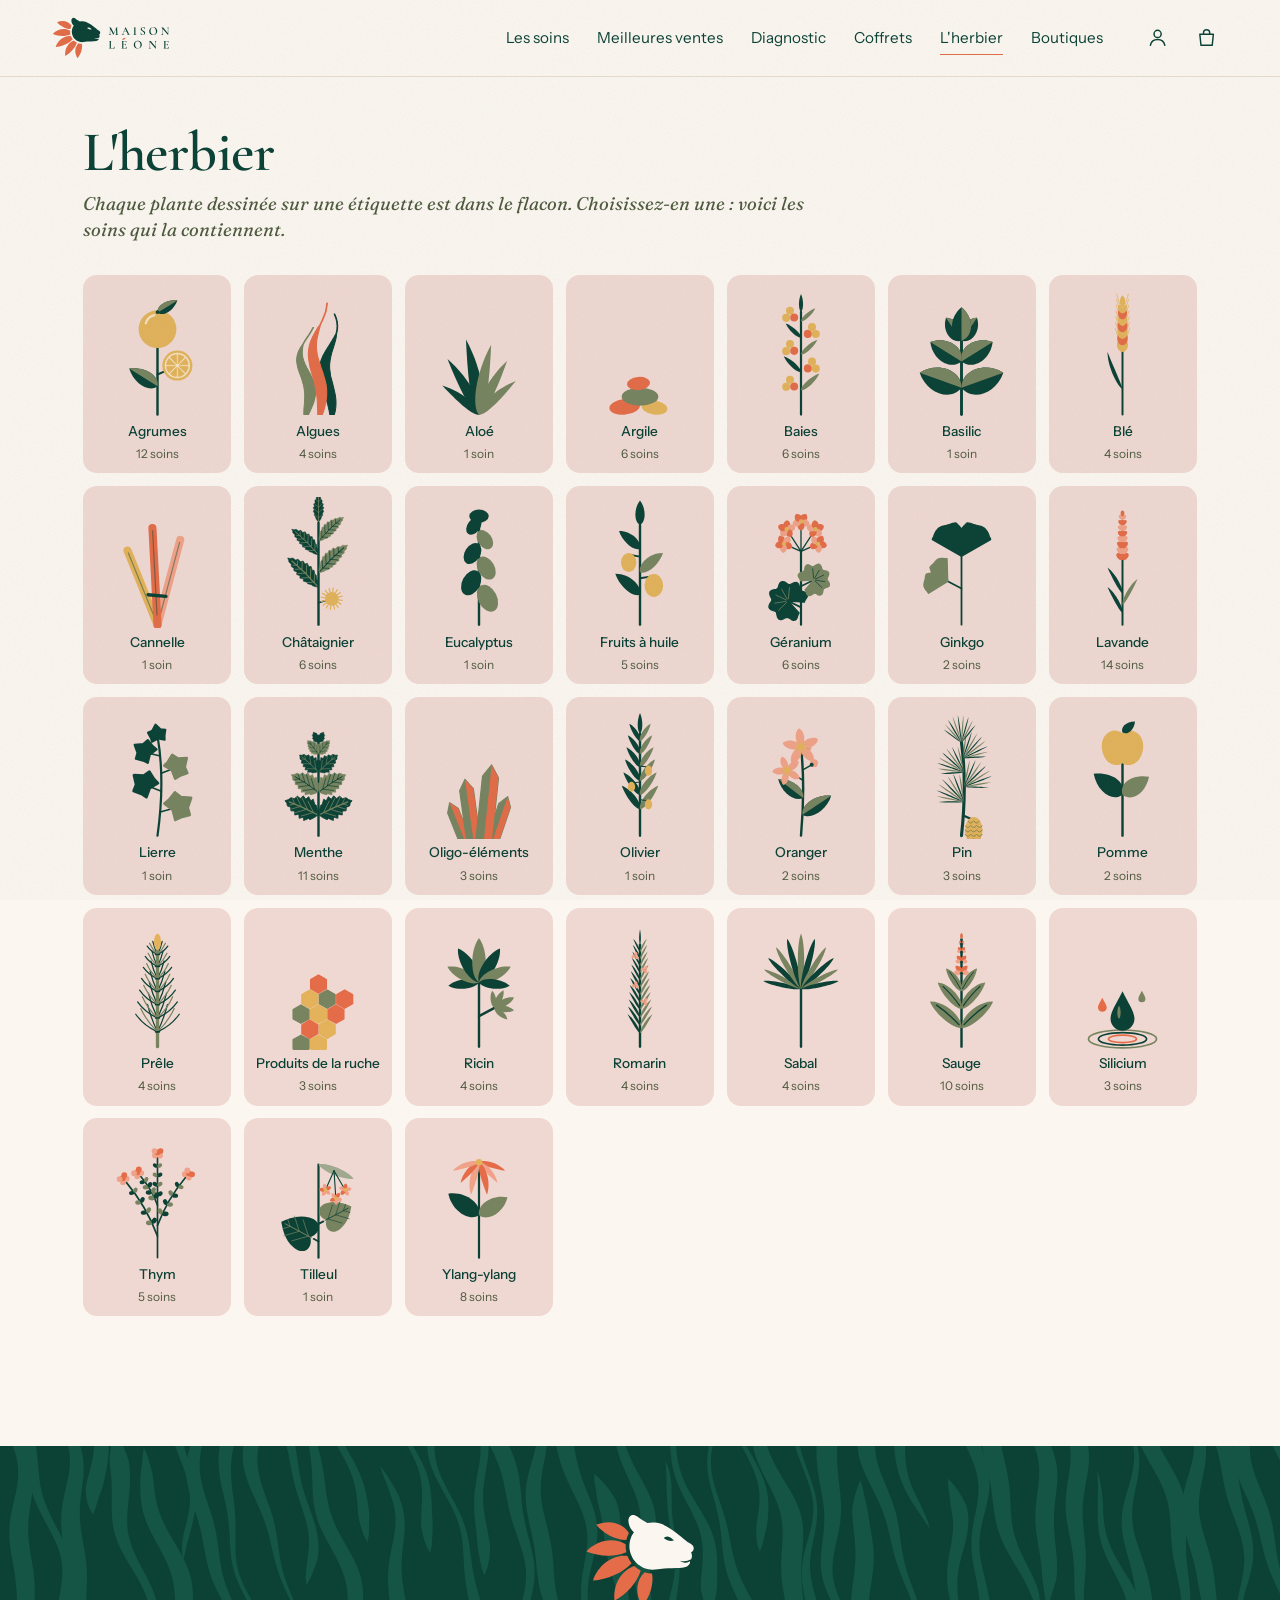
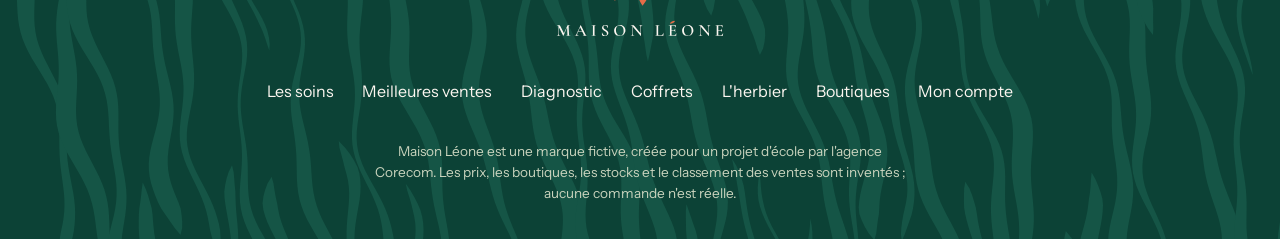
<file: herbier.html>
<!doctype html>
<html lang="fr">
<head>
<meta charset="utf-8">
<meta name="viewport" content="width=device-width, initial-scale=1">
<meta name="robots" content="noindex, nofollow">
<title>L'herbier — Maison Léone</title>
<meta name="description" content="L'herbier Maison Léone : de la plante vers les soins qui la contiennent.">
<meta name="theme-color" content="#FCF6F0">
<link rel="icon" href="assets/logo/favicon.ico" sizes="any">
<link rel="stylesheet" href="css/fonts.css">
<link rel="stylesheet" href="css/style.css">
<link rel="stylesheet" href="css/pages.css">
</head>
<body class="int">
<noscript><p style="padding:6rem 1.5rem 2rem;max-width:40rem;margin:auto;font:1.1rem/1.5 sans-serif">Ce site a besoin de JavaScript pour afficher les soins. Activez-le dans votre navigateur, puis rechargez la page.</p></noscript>
<main class="page" id="contenu">
  <div class="interieur">
    <h1>L'herbier</h1>
    <p class="chapo">Chaque plante dessinée sur une étiquette est dans le flacon. Choisissez-en une : voici les soins qui la contiennent.</p>
    <div class="herbier-g" id="plantes"></div>
    <section class="resultat" id="resultat" aria-live="polite" hidden>
      <h2 id="r-titre"></h2>
      <p class="chapo" id="r-noms"></p>
      <div class="grille" id="r-grille"></div>
      <p style="margin-top:1.5rem"><a class="lien" id="r-lien" href="soins.html">Voir ces soins dans le catalogue</a></p>
    </section>
  </div>
</main>
<script type="module" src="js/herbier.js"></script>
</body>
</html>
</file>
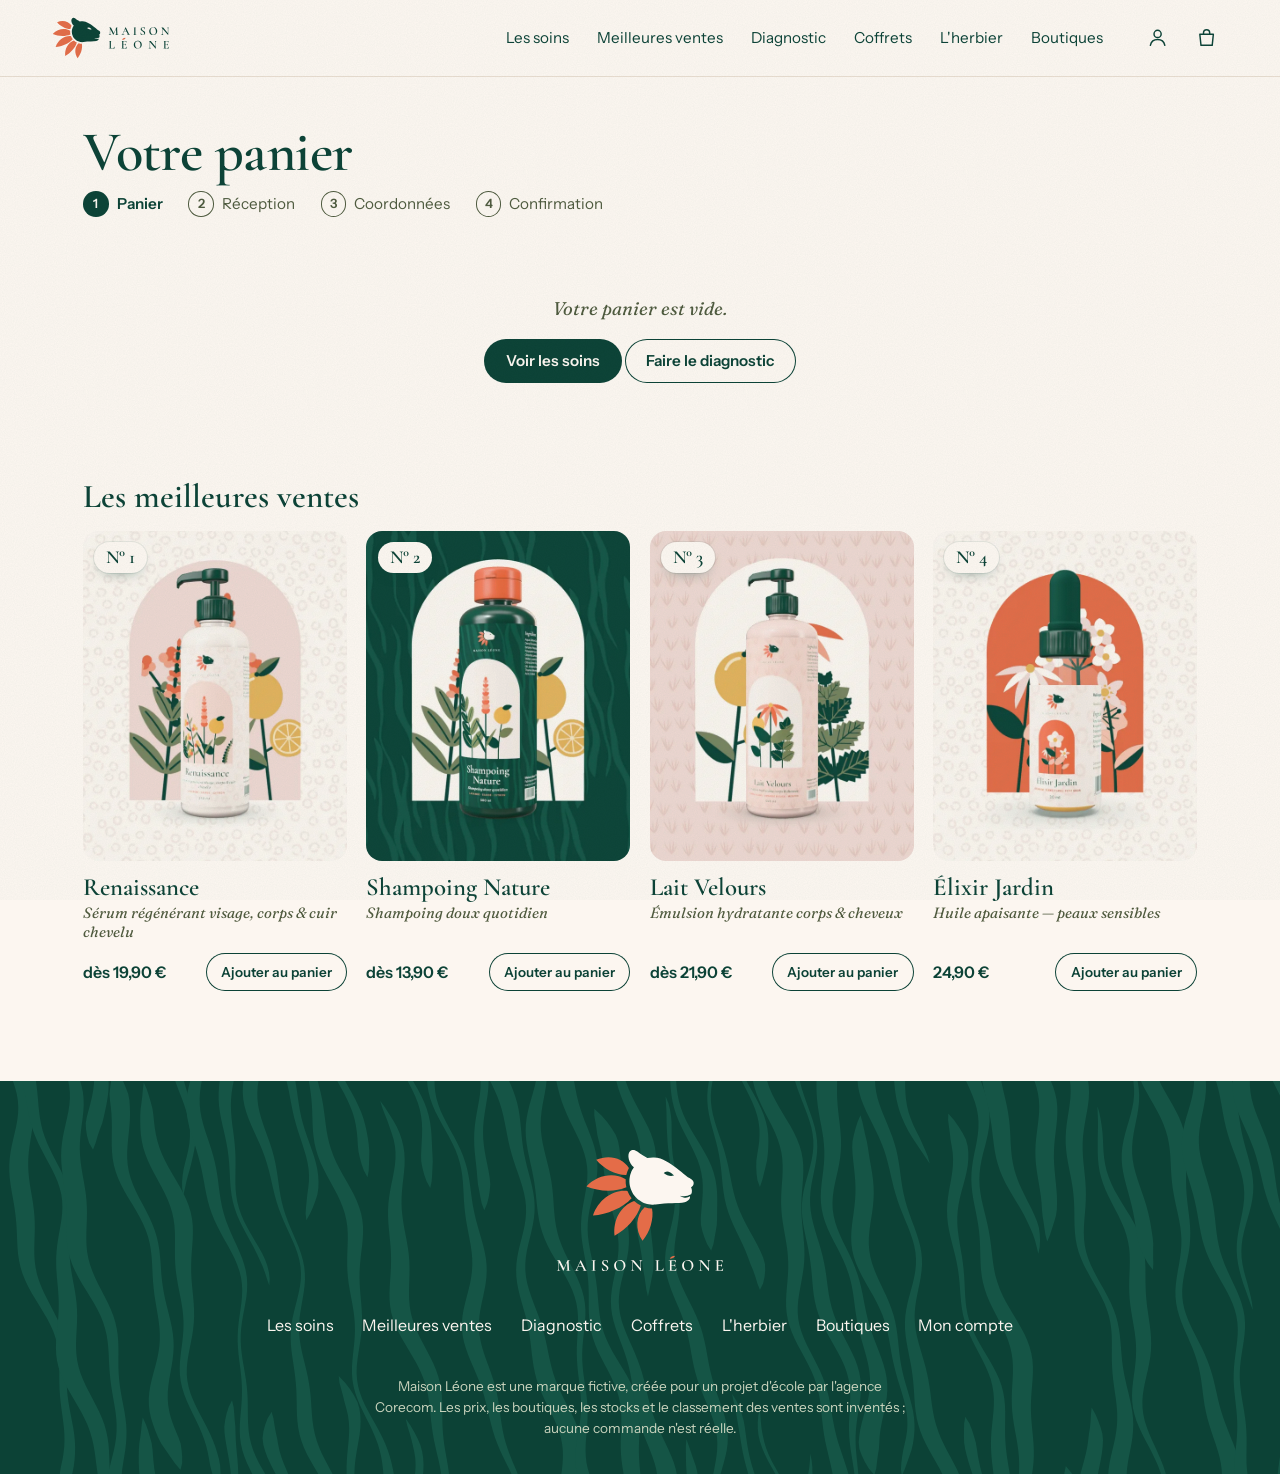
<file: panier.html>
<!doctype html>
<html lang="fr">
<head>
<meta charset="utf-8">
<meta name="viewport" content="width=device-width, initial-scale=1">
<meta name="robots" content="noindex, nofollow">
<title>Panier — Maison Léone</title>
<meta name="description" content="Votre panier Maison Léone : livraison, retrait en boutique ou réservation pour essayer.">
<meta name="theme-color" content="#FCF6F0">
<link rel="icon" href="assets/logo/favicon.ico" sizes="any">
<link rel="stylesheet" href="css/fonts.css">
<link rel="stylesheet" href="css/style.css">
<link rel="stylesheet" href="css/pages.css">
</head>
<body class="int">
<noscript><p style="padding:6rem 1.5rem 2rem;max-width:40rem;margin:auto;font:1.1rem/1.5 sans-serif">Ce site a besoin de JavaScript pour afficher les soins. Activez-le dans votre navigateur, puis rechargez la page.</p></noscript>
<main class="page" id="contenu">
  <div class="interieur">
    <h1 id="titre" tabindex="-1">Votre panier</h1>
    <ol class="etapes-c" id="etapes"><li>Panier</li><li>Réception</li><li>Coordonnées</li><li>Confirmation</li></ol>
    <div id="zone"></div>
  </div>
</main>
<script type="module" src="js/panier.js"></script>
</body>
</html>
</file>
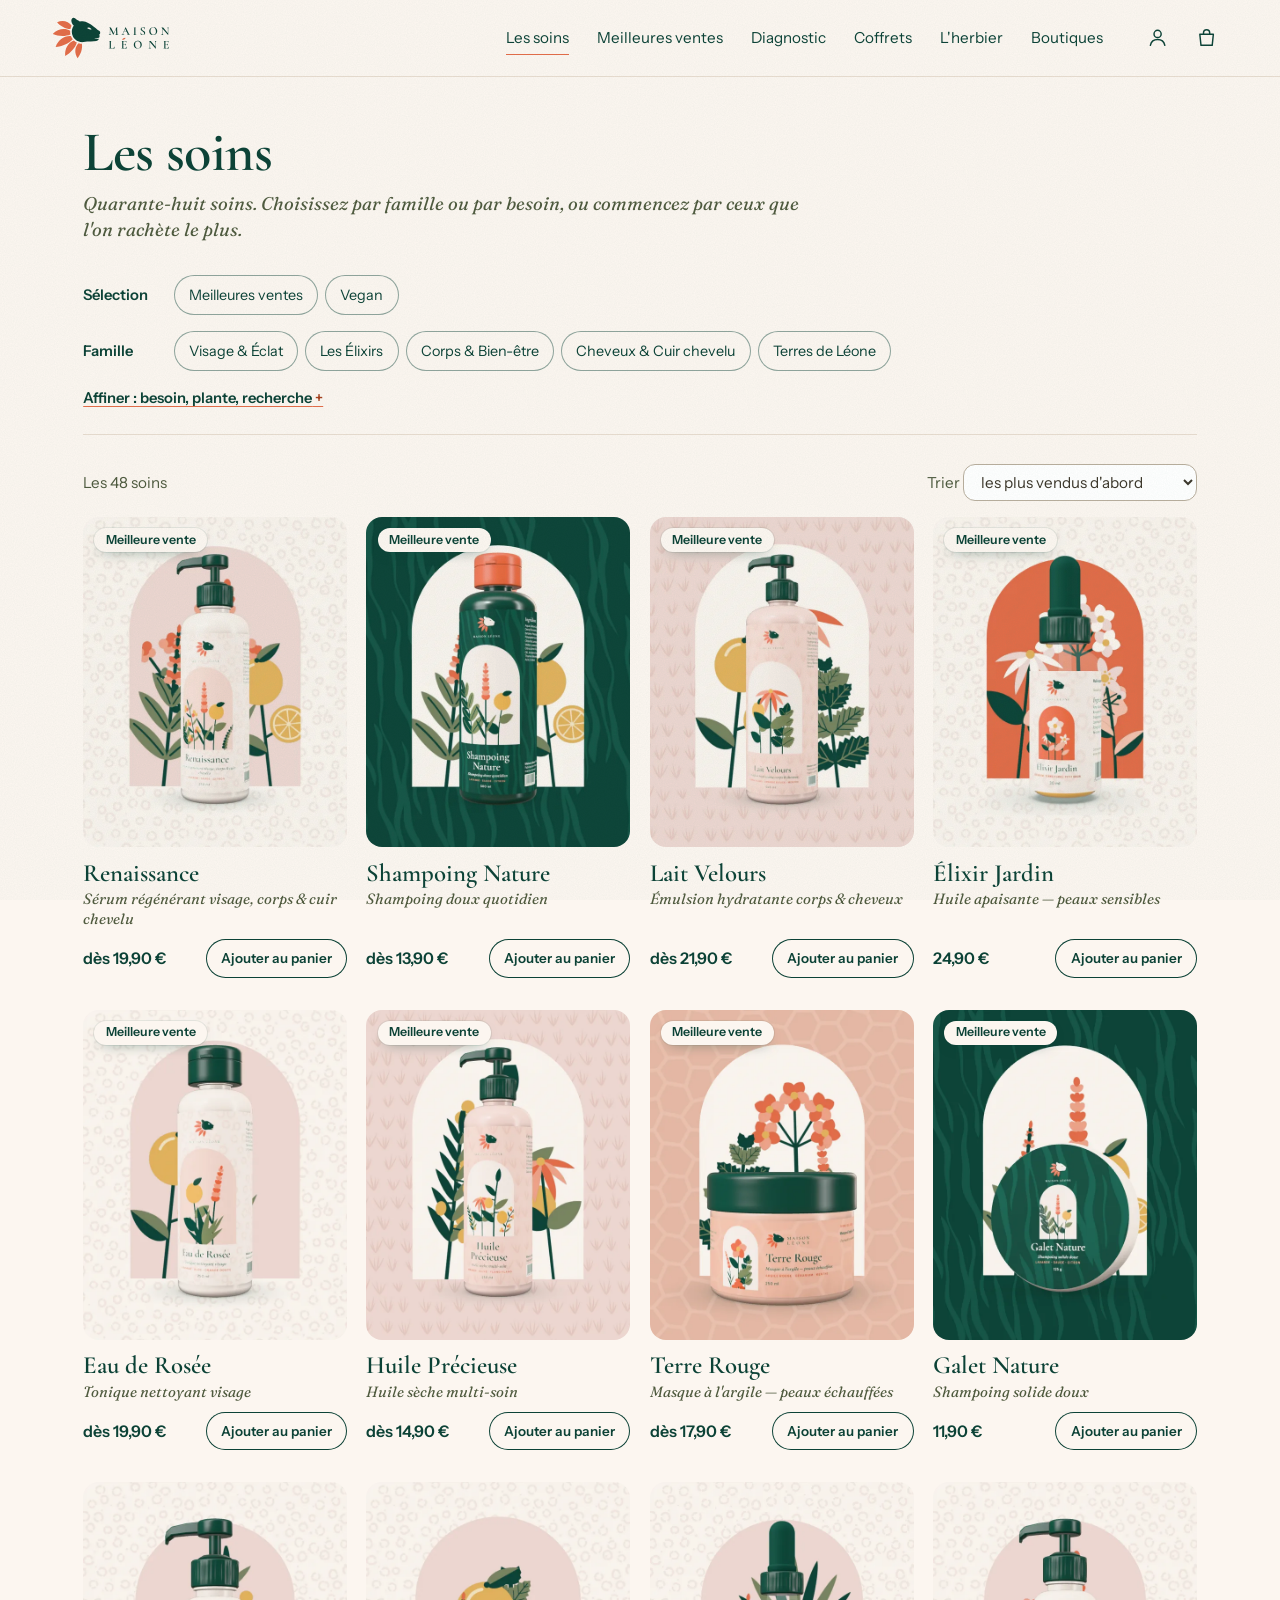
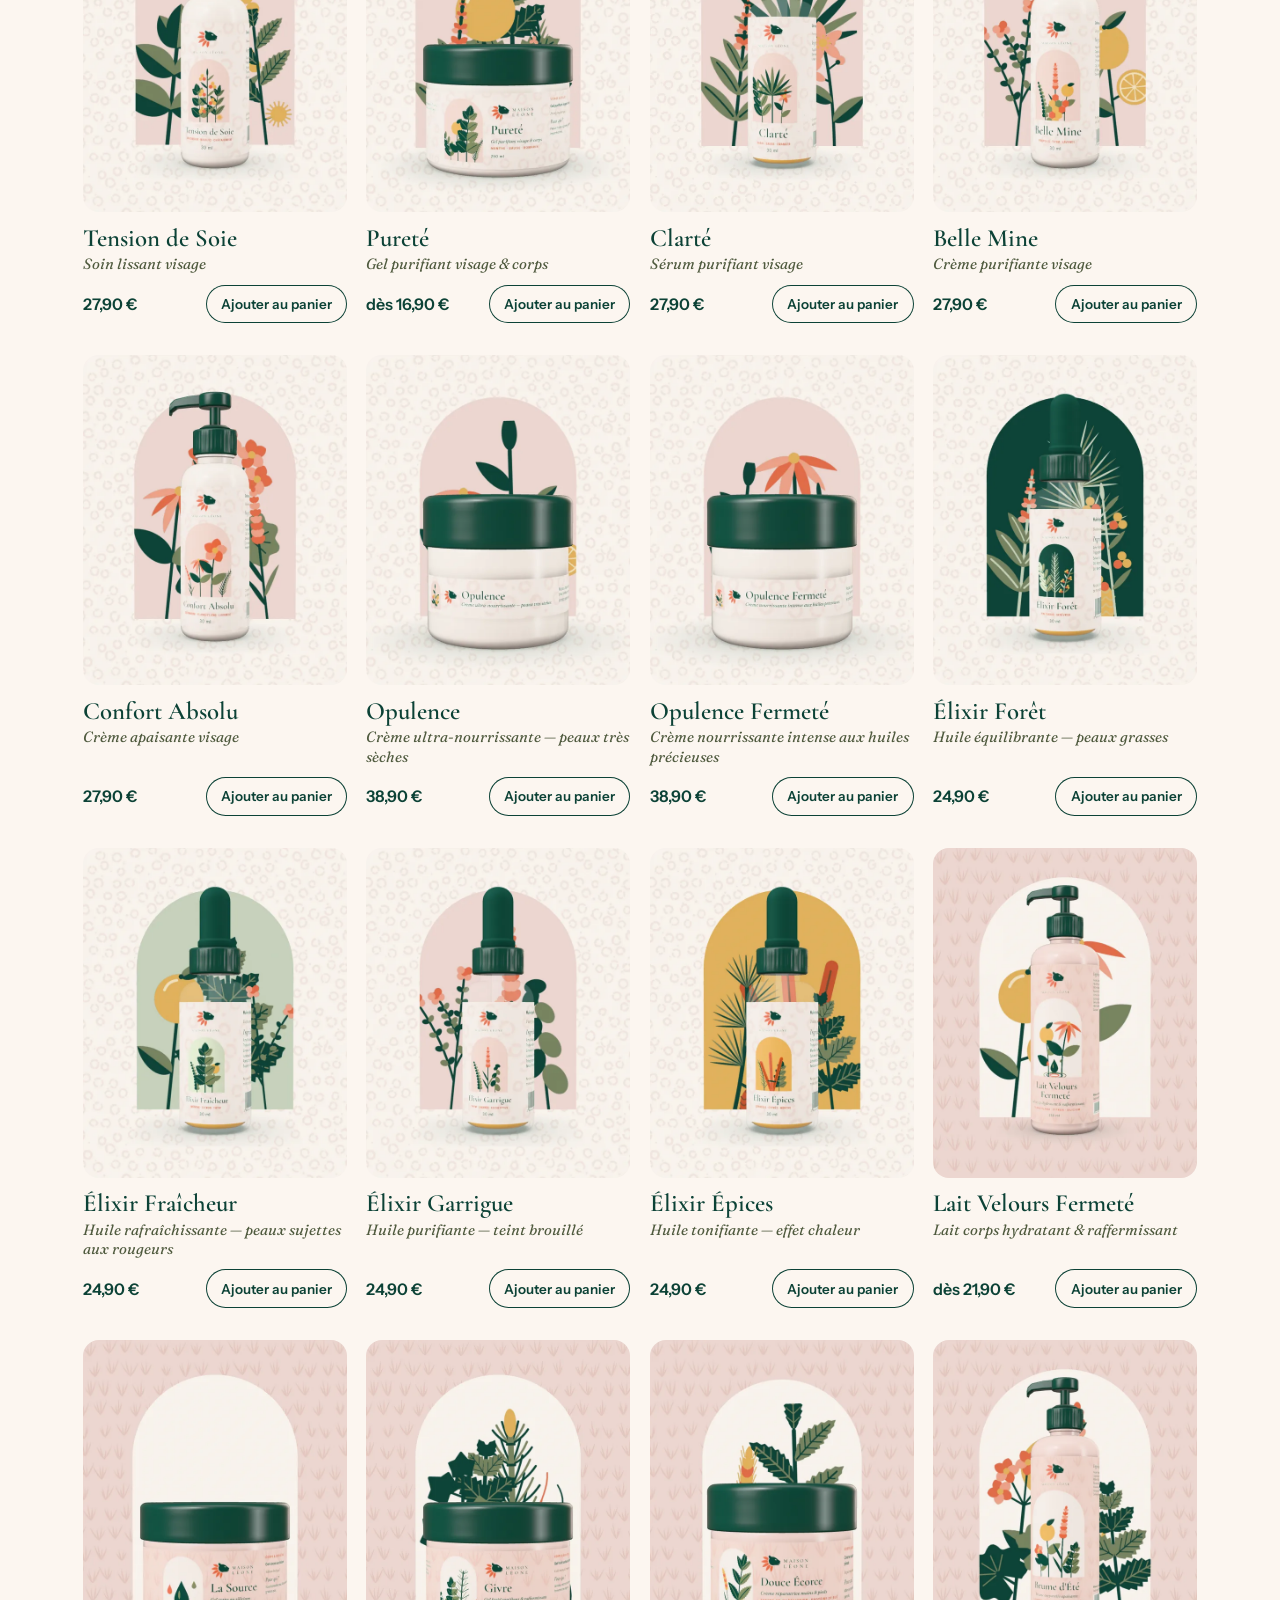
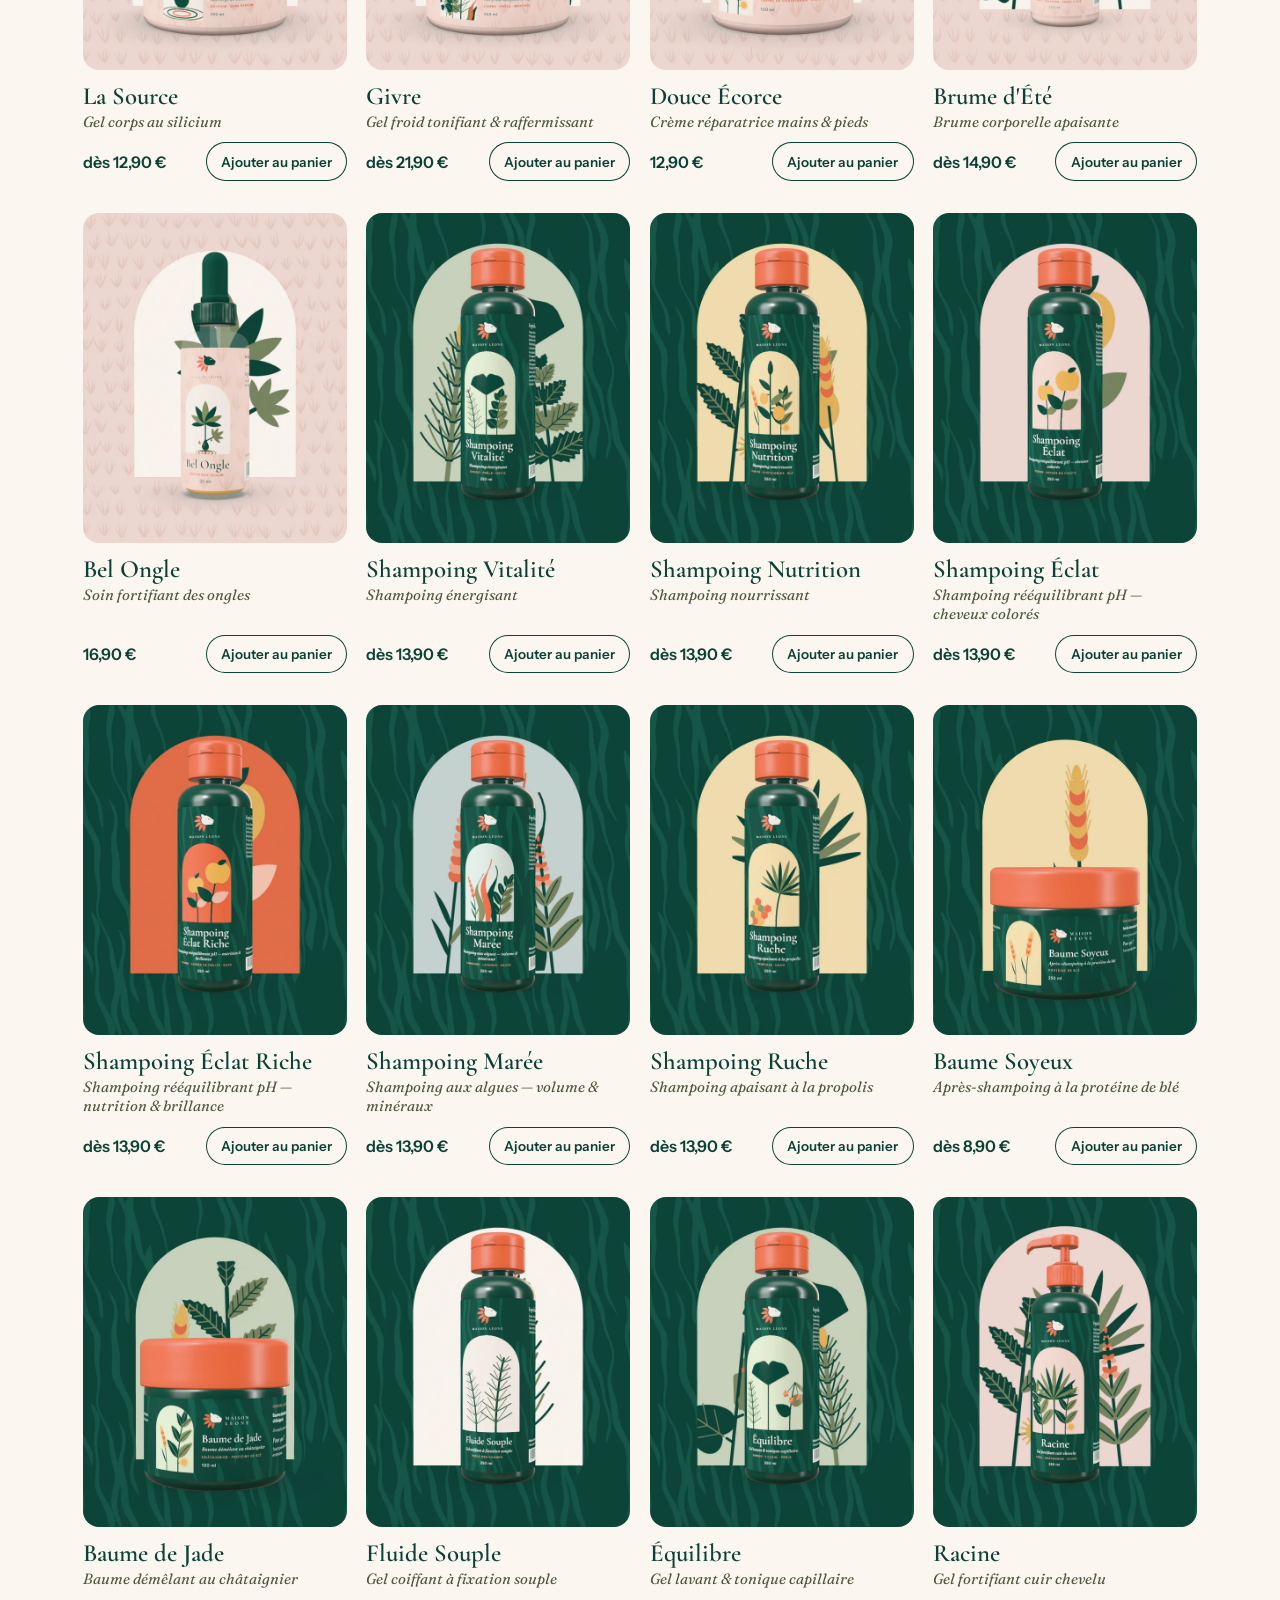
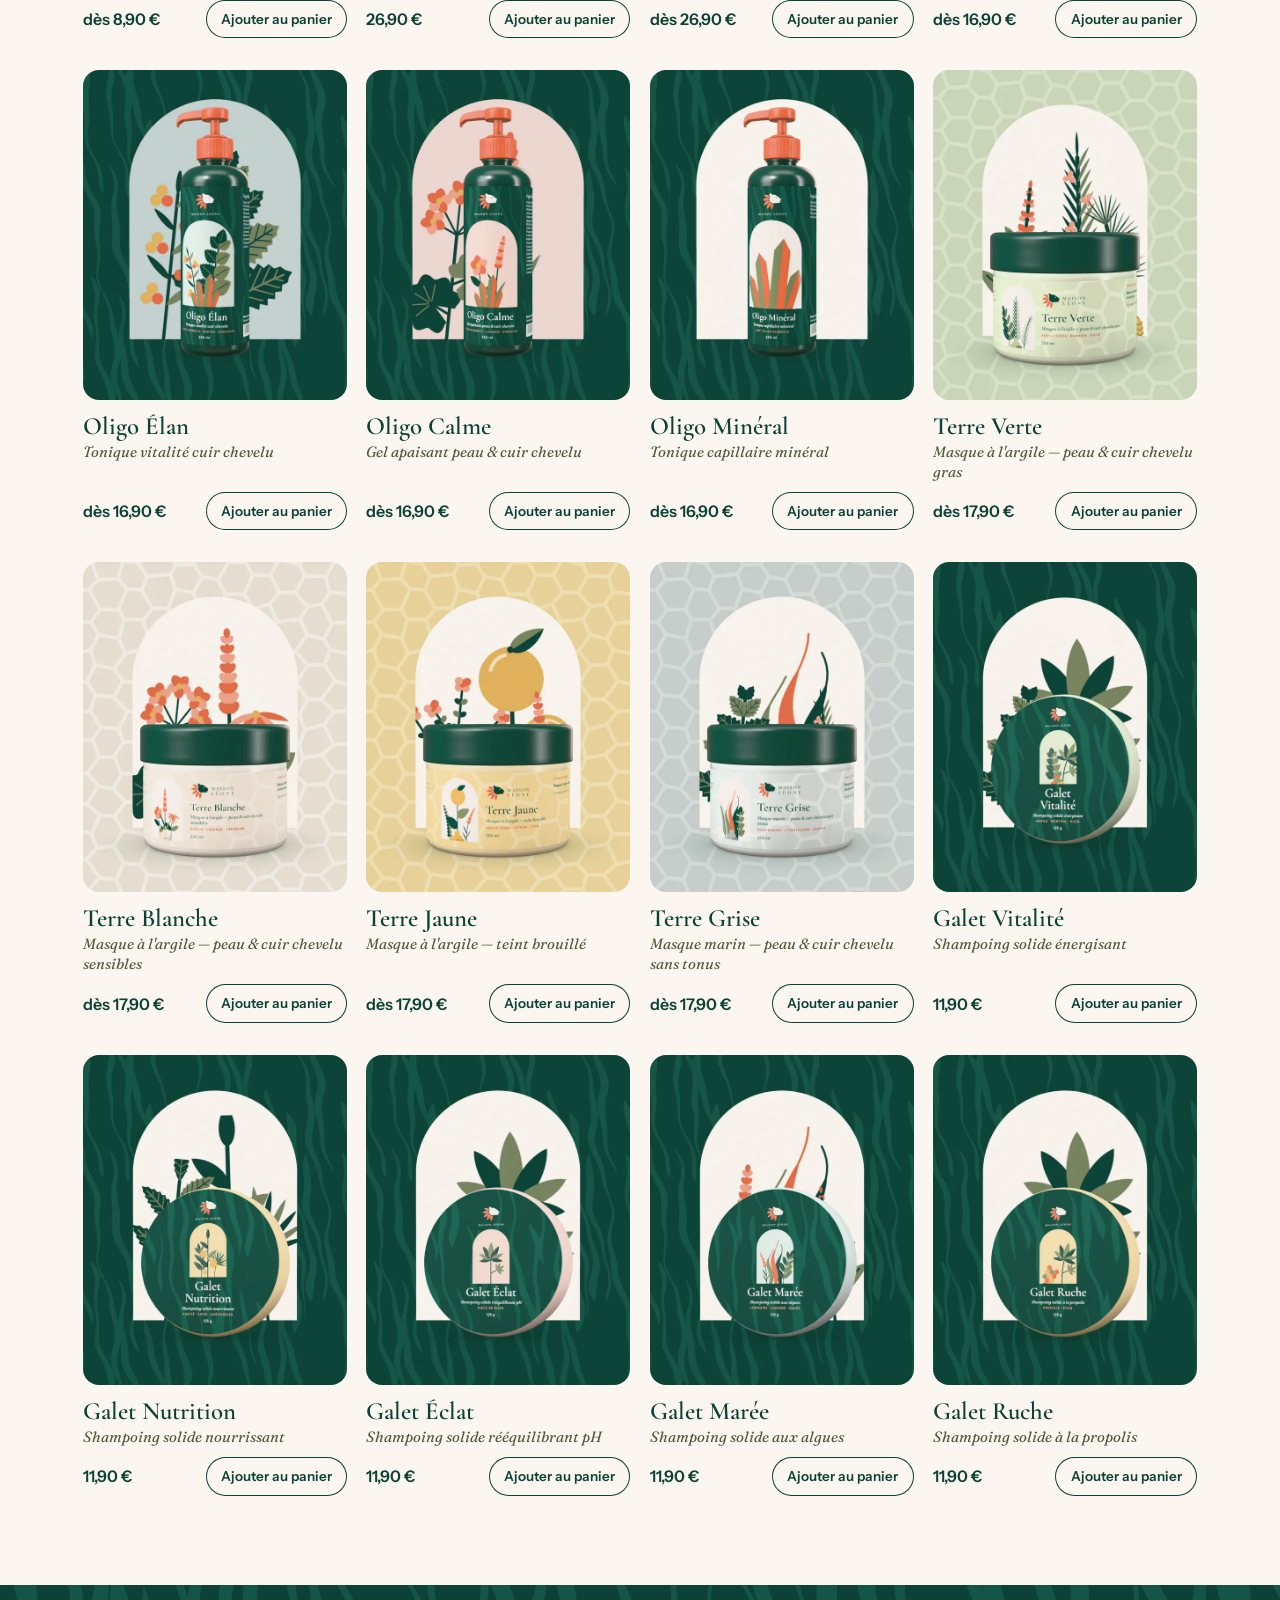
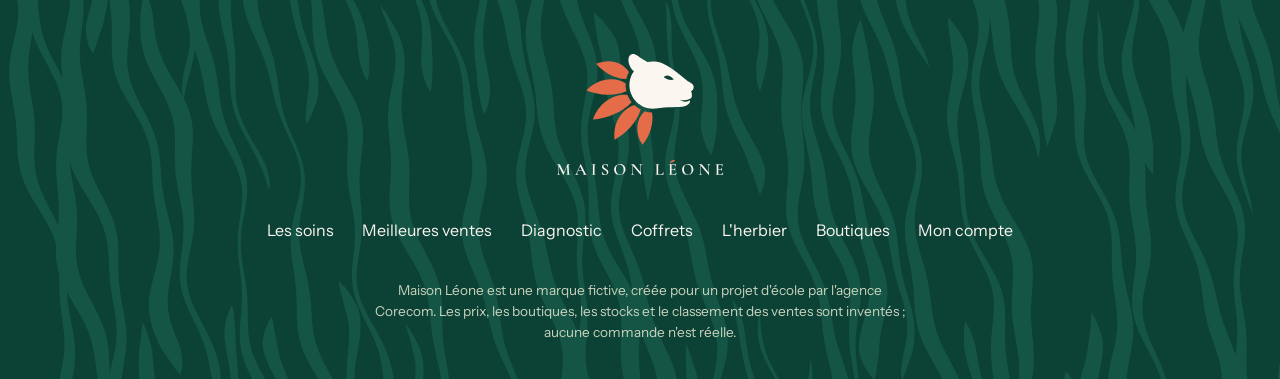
<file: soin.html>
<!doctype html>
<html lang="fr">
<head>
<meta charset="utf-8">
<meta name="viewport" content="width=device-width, initial-scale=1">
<meta name="robots" content="noindex, nofollow">
<title>Maison Léone — fiche d'un soin</title>
<meta name="description" content="La fiche d'un soin Maison Léone, en trois dimensions.">
<meta name="theme-color" content="#FCF6F0">
<link rel="icon" href="assets/logo/favicon.ico" sizes="any">
<link rel="stylesheet" href="css/fonts.css">
<link rel="stylesheet" href="css/style.css">
<link rel="stylesheet" href="css/pages.css">
<script type="importmap">
{ "imports": { "three": "./vendor/three/three.module.js", "three/addons/": "./vendor/three/addons/" } }
</script>
<link rel="modulepreload" href="vendor/three/three.module.js">
<link rel="modulepreload" href="js/visionneuse.js">
<link rel="modulepreload" href="js/data.js">
</head>
<body class="int">
<noscript><p style="padding:6rem 1.5rem 2rem;max-width:40rem;margin:auto;font:1.1rem/1.5 sans-serif">Ce site a besoin de JavaScript pour afficher les soins. Activez-le dans votre navigateur, puis rechargez la page.</p></noscript>
<main class="page" id="contenu">
  <div class="interieur">
    <p class="fil"><a href="soins.html">Les soins</a> › <a id="fil-famille" href="soins.html"></a> › <span id="fil-nom"></span></p>
    <div class="fiche-p">
      <div class="scene3d" id="scene3d">
        <canvas id="vue" tabindex="0" role="img" aria-label=""></canvas>
        <p class="charge" id="charge" role="status">Chargement du soin en 3D…</p>
        <p class="astuce" id="astuce">Faites glisser pour tourner le soin</p>
        <div class="vues" id="vues"></div>
      </div>
      <div class="infos">
        <p class="famille" id="famille"></p>
        <a class="palme" id="palme" href="soins.html?selection=ventes" hidden></a>
        <h1 id="nom"></h1>
        <p class="fonction" id="fonction"></p>
        <div class="plantes-l" id="plantes"></div>
        <div class="plantes-l faits" id="faits" role="list" aria-label="À savoir sur ce soin"></div>
        <div class="achat">
          <p class="prix"><span id="prix"></span><small id="au-cent"></small></p>
          <fieldset class="choix-c" id="contenances"><legend>Contenance</legend></fieldset>
          <div class="ligne-a">
            <div class="qte"><button type="button" id="moins" aria-label="Diminuer la quantité">−</button><output id="q" aria-live="polite">1</output><button type="button" id="plus" aria-label="Augmenter la quantité">+</button></div>
            <button class="bouton fort" type="button" id="ajouter">Ajouter au panier</button>
          </div>
          <ul class="gages">
            <li>Livraison offerte dès 49 € d'achat</li>
            <li>Retrait gratuit dans 50 boutiques</li>
            <li>Réservation en boutique, pour essayer avant d'acheter</li>
          </ul>
          <p class="fictif">Prix fictifs, pour la maquette.</p>
        </div>
        <section class="dispo" aria-labelledby="t-dispo">
          <h2 id="t-dispo">En boutique</h2>
          <label class="champ">Choisir une boutique<select id="boutique"></select></label>
          <p class="etat" id="etat"></p>
          <div class="ligne-a"><button class="bouton second" type="button" id="reserver">Réserver pour l'essayer</button><a class="lien" id="voir-boutiques" href="boutiques.html">Voir les 50 boutiques</a></div>
        </section>
        <div class="replis">
          <details open id="bloc-pourqui"><summary>Pour qui</summary><p id="pourqui"></p></details>
          <details open><summary>Le geste</summary><p id="geste"></p></details>
          <details><summary>Précautions</summary><p id="precautions"></p></details>
          <details><summary>Une fois le flacon vide</summary><p id="tri"></p></details>
          <details open><summary>Ce qu'il y a dedans</summary><p class="entree-c" id="recit"></p><dl class="compo" id="clair"></dl><p id="animal" style="font-size:.93rem"></p></details>
          <details><summary>La liste de l'étiquette</summary><p style="font-size:.88rem;color:#4F5A3E;padding-bottom:.5rem">Les mêmes ingrédients sous leur nom officiel, tels qu'ils sont imprimés sur le flacon, du plus présent au moins présent.</p><p class="inci" id="inci"></p></details>
        </div>
      </div>
    </div>
    <section class="rituel" aria-labelledby="t-rituel">
      <h2 id="t-rituel"></h2>
      <p class="chapo" id="c-rituel"></p>
      <ol class="tuiles" id="rituel-l"></ol>
      <p class="ligne-a" id="rituel-achat" hidden><button class="bouton fort" type="button" id="rituel-tout"></button><span id="rituel-prix"></span></p>
    </section>
    <section class="voisins" aria-labelledby="t-voisins">
      <h2 id="t-voisins">Dans la même famille</h2>
      <div class="grille" id="voisins"></div>
    </section>
  </div>
</main>
<div class="barre-achat" id="barre" hidden><p><b id="barre-nom"></b><span id="barre-prix"></span></p><button class="bouton" type="button" id="barre-ajouter">Ajouter au panier</button></div>
<script type="module" src="js/soin.js"></script>
</body>
</html>
</file>
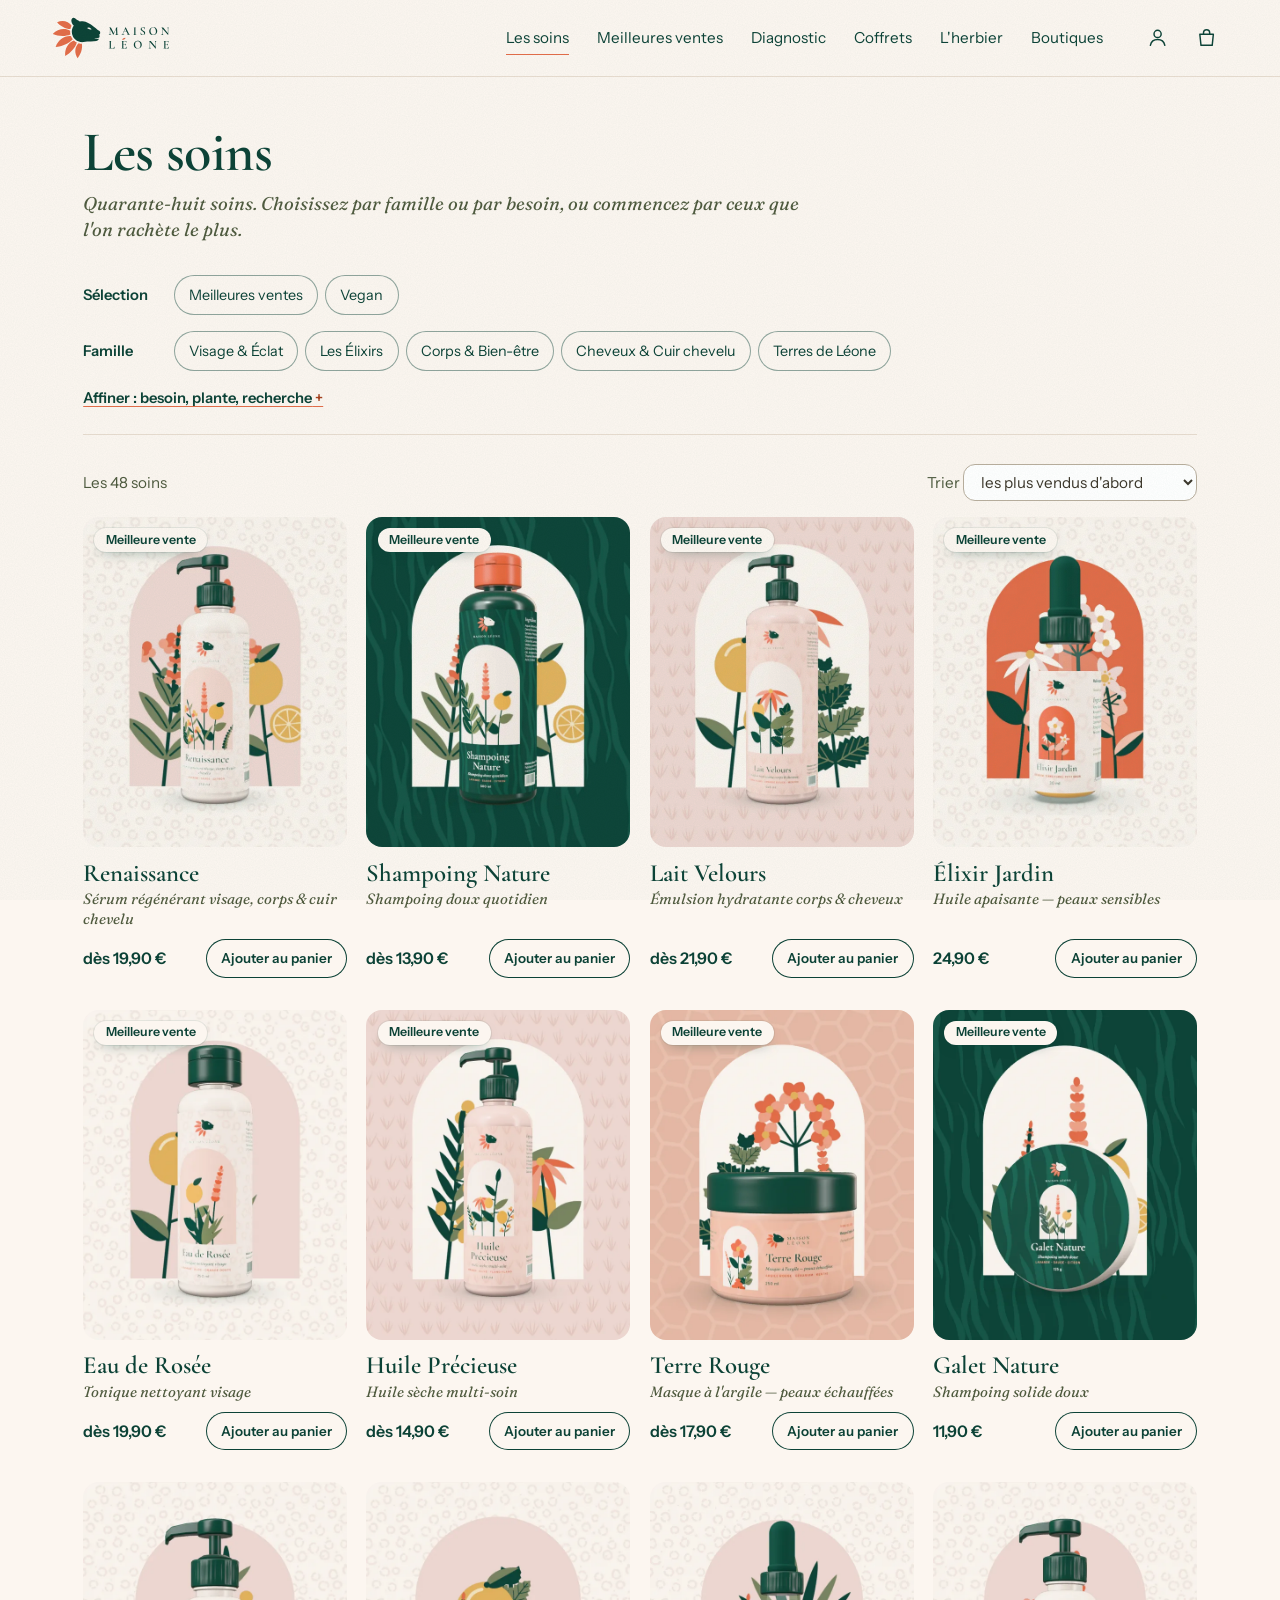
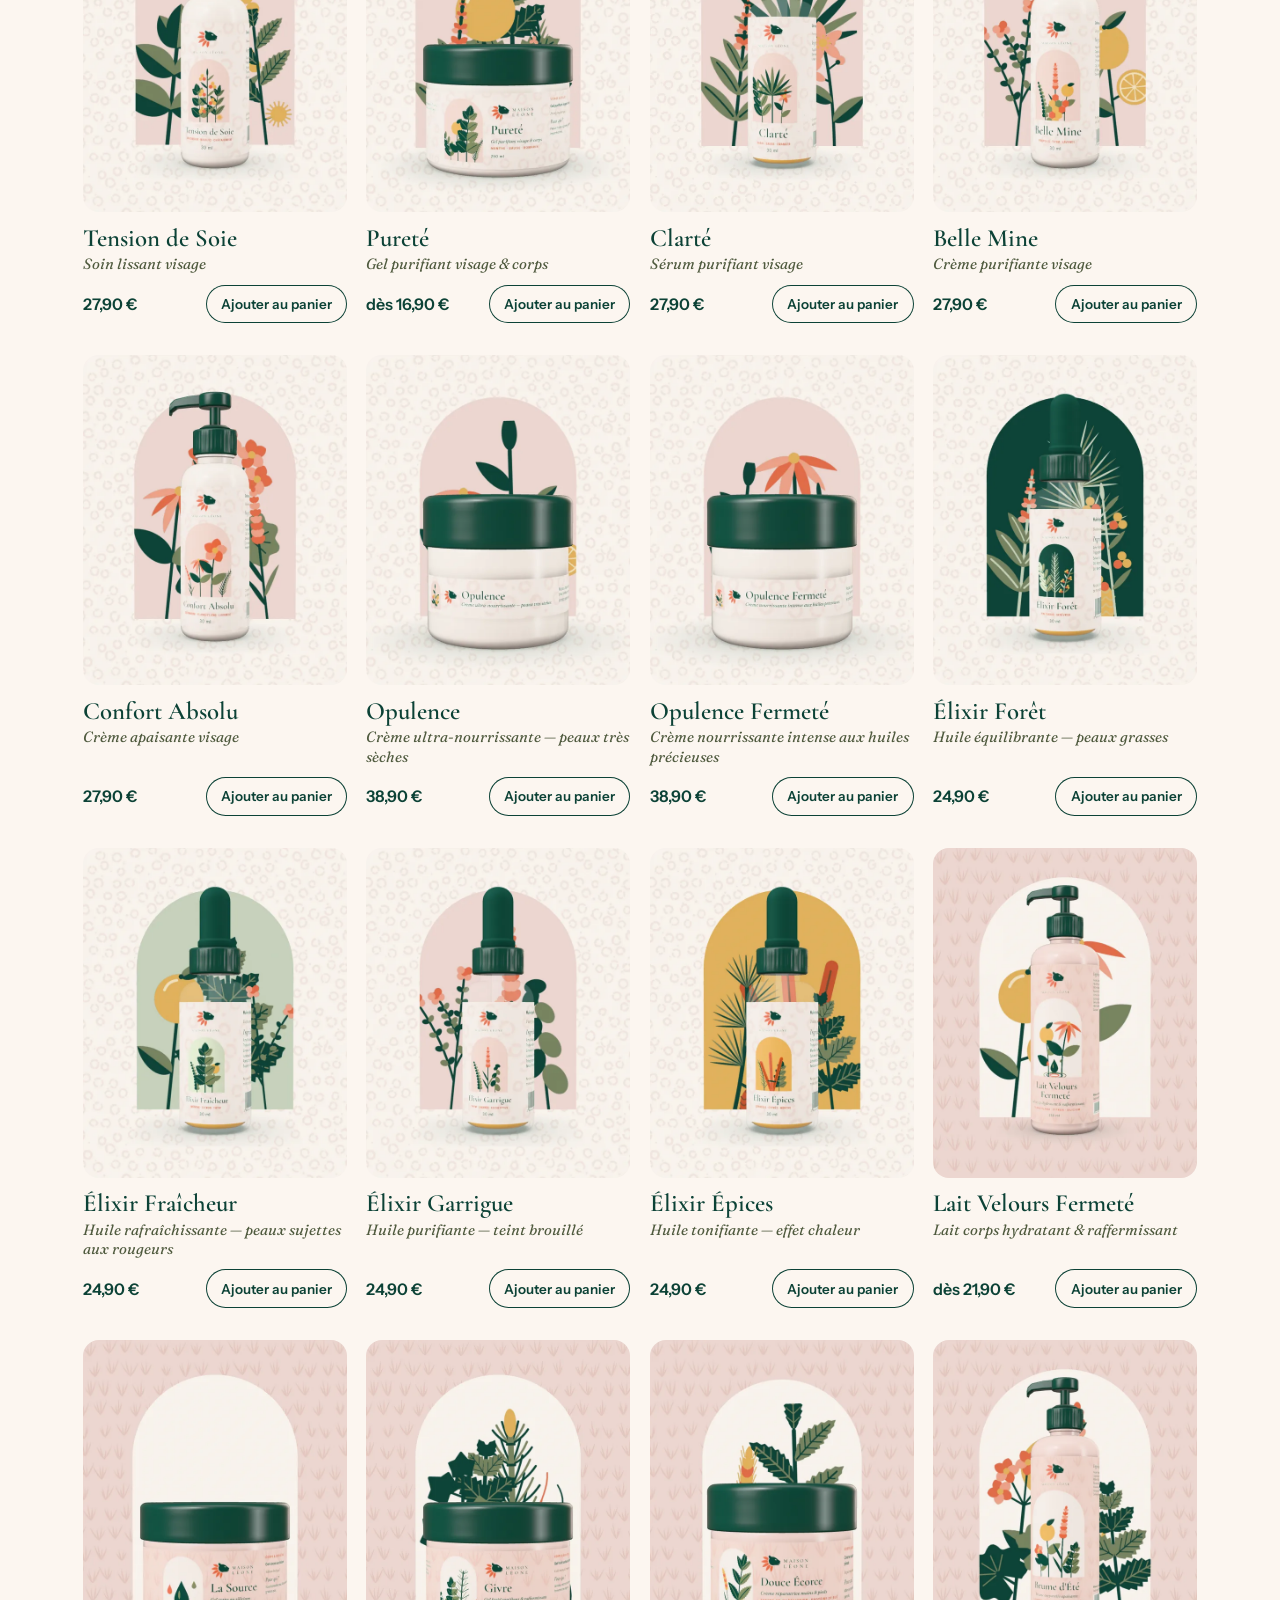
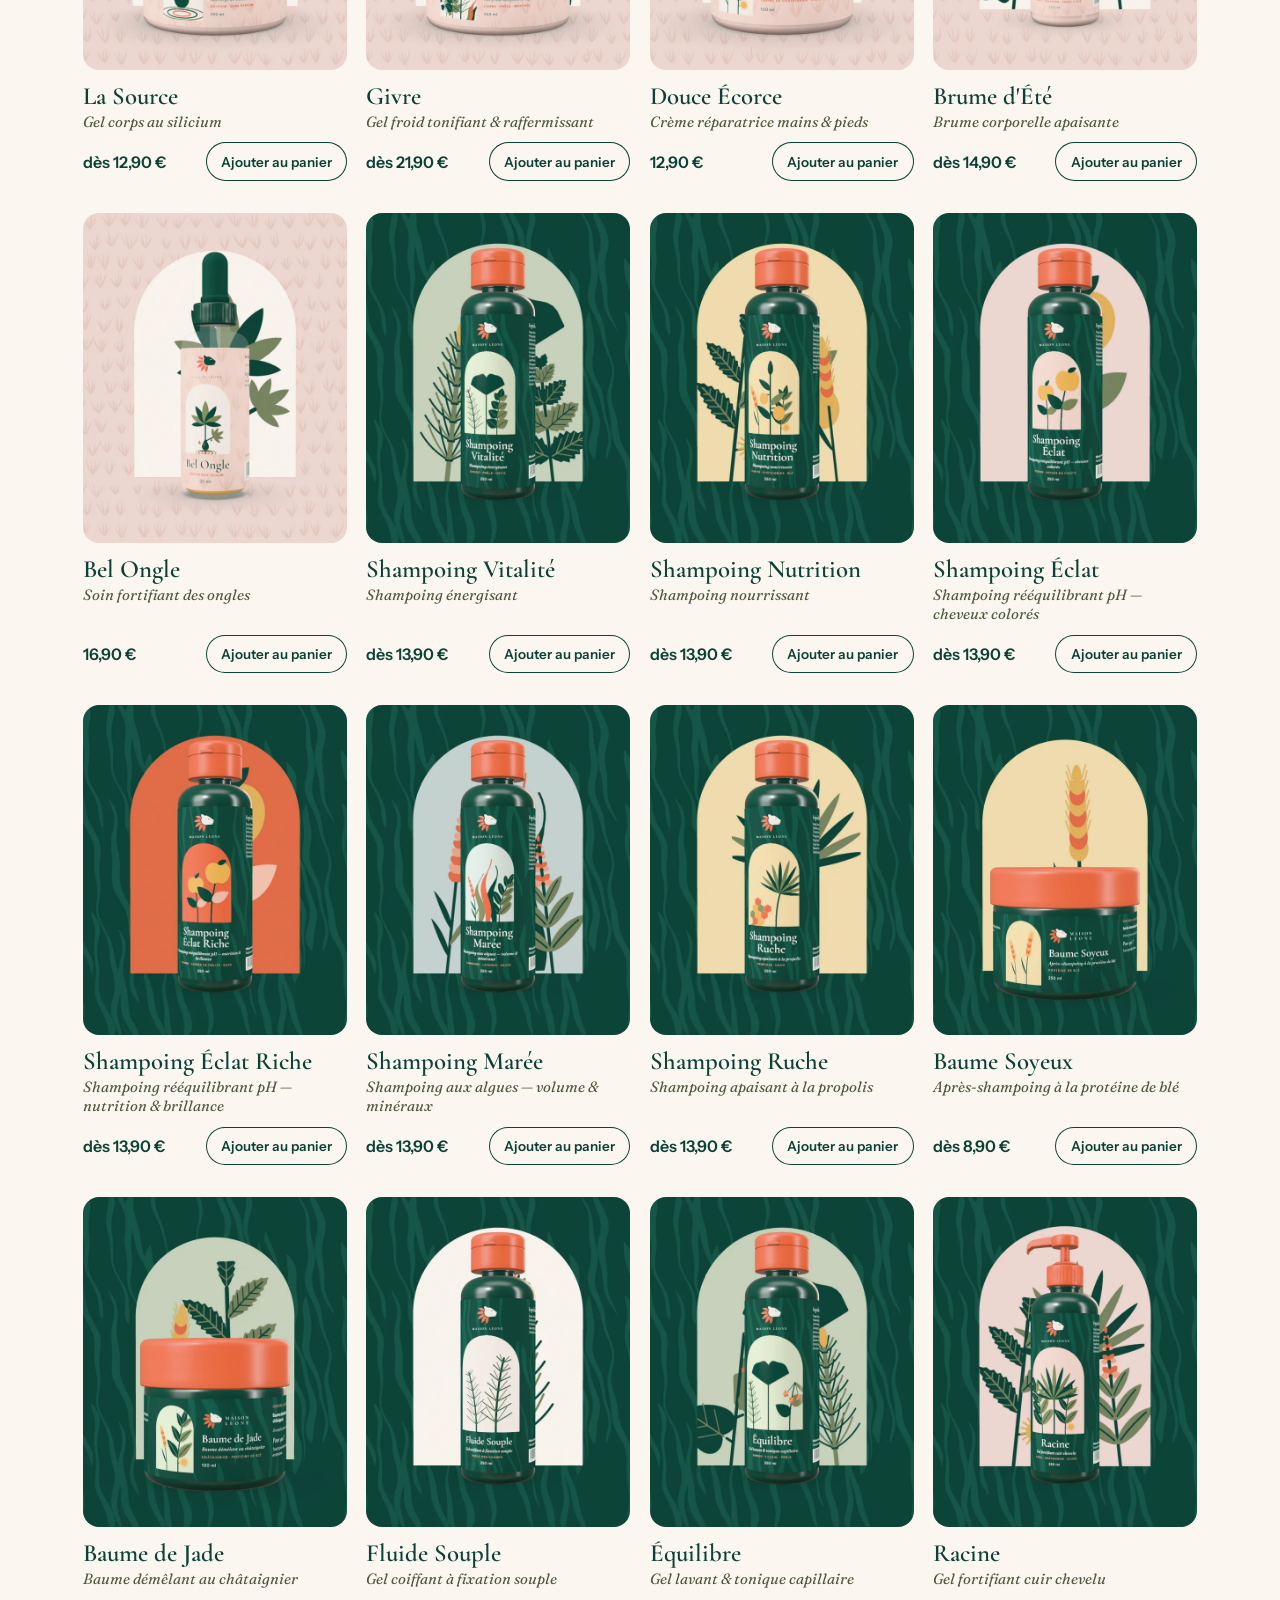
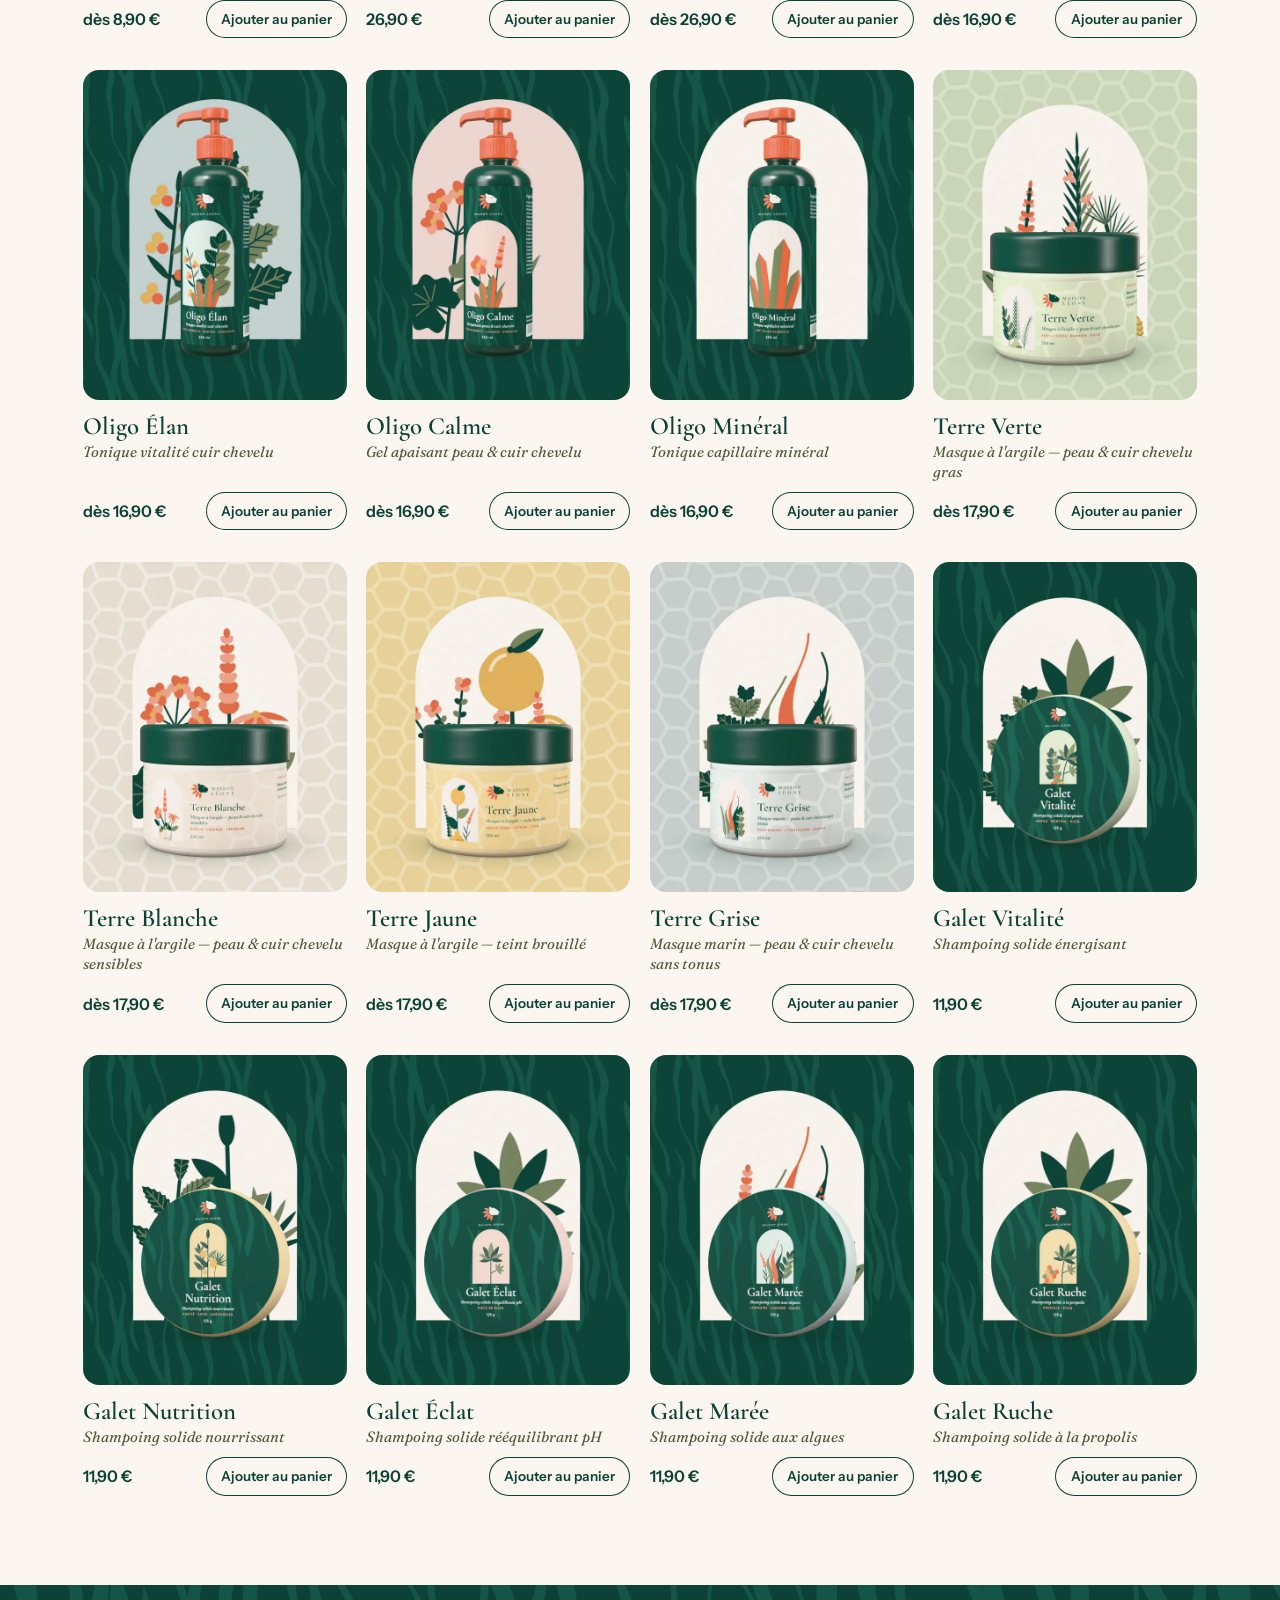
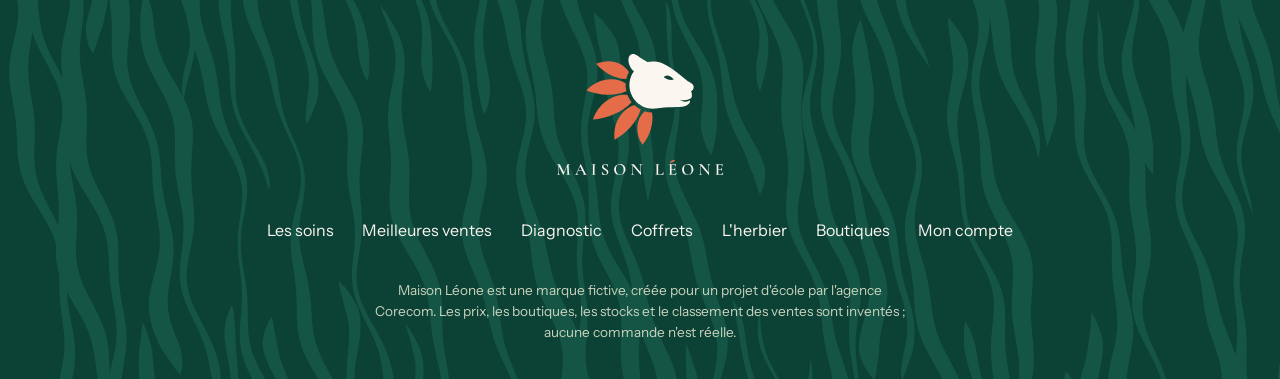
<file: soins.html>
<!doctype html>
<html lang="fr">
<head>
<meta charset="utf-8">
<meta name="viewport" content="width=device-width, initial-scale=1">
<meta name="robots" content="noindex, nofollow">
<title>Les soins — Maison Léone</title>
<meta name="description" content="Les 48 soins Maison Léone, à filtrer par famille, besoin ou plante.">
<meta name="theme-color" content="#FCF6F0">
<link rel="icon" href="assets/logo/favicon.ico" sizes="any">
<link rel="stylesheet" href="css/fonts.css">
<link rel="stylesheet" href="css/style.css">
<link rel="stylesheet" href="css/pages.css">
</head>
<body class="int">
<noscript><p style="padding:6rem 1.5rem 2rem;max-width:40rem;margin:auto;font:1.1rem/1.5 sans-serif">Ce site a besoin de JavaScript pour afficher les soins. Activez-le dans votre navigateur, puis rechargez la page.</p></noscript>
<main class="page" id="contenu">
  <div class="interieur">
    <h1 id="titre">Les soins</h1>
    <p class="chapo" id="chapo">Quarante-huit soins. Choisissez par famille ou par besoin, ou commencez par ceux que l'on rachète le plus.</p>
    <p class="fictif" id="note-ventes" hidden style="margin:-1rem 0 1.6rem">Classement inventé pour la maquette : la marque est fictive, aucun chiffre de vente n'existe.</p>
    <div class="filtres" role="search" aria-label="Filtrer les soins">
      <div class="groupe" id="f-selection"><span>Sélection</span></div>
      <div class="groupe" id="f-famille"><span>Famille</span></div>
      <details class="plus-f" id="plus-f"><summary>Affiner : besoin, plante, recherche</summary>
      <div class="groupe" id="f-besoin"><span>Besoin</span></div>
      <div class="groupe"><span>Plante</span><select class="simple" id="f-plante" aria-label="Filtrer par plante" style="width:auto"><option value="">Toutes les plantes</option></select>
        <label class="champ" style="flex:1 1 14rem;max-width:22rem"><span class="cache">Chercher un soin</span><input type="search" id="f-texte" placeholder="Chercher un soin, une plante…"></label></div>
      </details>
    </div>
    <div class="barre"><p id="compte" role="status" aria-live="polite"></p>
      <label>Trier <select class="simple" id="tri"><option value="">les plus vendus d'abord</option><option value="famille">par famille</option><option value="prix">du moins cher au plus cher</option><option value="nom">par nom</option></select></label></div>
    <ol class="tuiles" id="grille"></ol>
    <div class="vide" id="vide" hidden><p>Aucun soin ne correspond à ces filtres.</p><button class="bouton second" type="button" id="effacer">Effacer les filtres</button></div>
  </div>
</main>
<script type="module" src="js/soins.js"></script>
</body>
</html>
</file>
<file: css/fonts.css>
/* Polices du site, copiées en local (Cormorant Garamond, Fraunces, Instrument Sans — licence SIL Open Font License). */
@font-face {
  font-family: 'Cormorant Garamond';
  font-style: italic;
  font-weight: 500;
  font-display: swap;
  src: url(../assets/fonts/cormorant-garamond-italic-500-latin-ext.woff2) format('woff2');
  unicode-range: U+0100-02BA, U+02BD-02C5, U+02C7-02CC, U+02CE-02D7, U+02DD-02FF, U+0304, U+0308, U+0329, U+1D00-1DBF, U+1E00-1E9F, U+1EF2-1EFF, U+2020, U+20A0-20AB, U+20AD-20C4, U+2113, U+2C60-2C7F, U+A720-A7FF;
}
@font-face {
  font-family: 'Cormorant Garamond';
  font-style: italic;
  font-weight: 500;
  font-display: swap;
  src: url(../assets/fonts/cormorant-garamond-italic-500-latin.woff2) format('woff2');
  unicode-range: U+0000-00FF, U+0131, U+0152-0153, U+02BB-02BC, U+02C6, U+02DA, U+02DC, U+0304, U+0308, U+0329, U+2000-206F, U+20AC, U+2122, U+2191, U+2193, U+2212, U+2215, U+FEFF, U+FFFD;
}
@font-face {
  font-family: 'Cormorant Garamond';
  font-style: italic;
  font-weight: 600;
  font-display: swap;
  src: url(../assets/fonts/cormorant-garamond-italic-500-latin-ext.woff2) format('woff2');
  unicode-range: U+0100-02BA, U+02BD-02C5, U+02C7-02CC, U+02CE-02D7, U+02DD-02FF, U+0304, U+0308, U+0329, U+1D00-1DBF, U+1E00-1E9F, U+1EF2-1EFF, U+2020, U+20A0-20AB, U+20AD-20C4, U+2113, U+2C60-2C7F, U+A720-A7FF;
}
@font-face {
  font-family: 'Cormorant Garamond';
  font-style: italic;
  font-weight: 600;
  font-display: swap;
  src: url(../assets/fonts/cormorant-garamond-italic-500-latin.woff2) format('woff2');
  unicode-range: U+0000-00FF, U+0131, U+0152-0153, U+02BB-02BC, U+02C6, U+02DA, U+02DC, U+0304, U+0308, U+0329, U+2000-206F, U+20AC, U+2122, U+2191, U+2193, U+2212, U+2215, U+FEFF, U+FFFD;
}
@font-face {
  font-family: 'Cormorant Garamond';
  font-style: normal;
  font-weight: 500;
  font-display: swap;
  src: url(../assets/fonts/cormorant-garamond-normal-500-latin-ext.woff2) format('woff2');
  unicode-range: U+0100-02BA, U+02BD-02C5, U+02C7-02CC, U+02CE-02D7, U+02DD-02FF, U+0304, U+0308, U+0329, U+1D00-1DBF, U+1E00-1E9F, U+1EF2-1EFF, U+2020, U+20A0-20AB, U+20AD-20C4, U+2113, U+2C60-2C7F, U+A720-A7FF;
}
@font-face {
  font-family: 'Cormorant Garamond';
  font-style: normal;
  font-weight: 500;
  font-display: swap;
  src: url(../assets/fonts/cormorant-garamond-normal-500-latin.woff2) format('woff2');
  unicode-range: U+0000-00FF, U+0131, U+0152-0153, U+02BB-02BC, U+02C6, U+02DA, U+02DC, U+0304, U+0308, U+0329, U+2000-206F, U+20AC, U+2122, U+2191, U+2193, U+2212, U+2215, U+FEFF, U+FFFD;
}
@font-face {
  font-family: 'Cormorant Garamond';
  font-style: normal;
  font-weight: 600;
  font-display: swap;
  src: url(../assets/fonts/cormorant-garamond-normal-500-latin-ext.woff2) format('woff2');
  unicode-range: U+0100-02BA, U+02BD-02C5, U+02C7-02CC, U+02CE-02D7, U+02DD-02FF, U+0304, U+0308, U+0329, U+1D00-1DBF, U+1E00-1E9F, U+1EF2-1EFF, U+2020, U+20A0-20AB, U+20AD-20C4, U+2113, U+2C60-2C7F, U+A720-A7FF;
}
@font-face {
  font-family: 'Cormorant Garamond';
  font-style: normal;
  font-weight: 600;
  font-display: swap;
  src: url(../assets/fonts/cormorant-garamond-normal-500-latin.woff2) format('woff2');
  unicode-range: U+0000-00FF, U+0131, U+0152-0153, U+02BB-02BC, U+02C6, U+02DA, U+02DC, U+0304, U+0308, U+0329, U+2000-206F, U+20AC, U+2122, U+2191, U+2193, U+2212, U+2215, U+FEFF, U+FFFD;
}
@font-face {
  font-family: 'Fraunces';
  font-style: italic;
  font-weight: 400;
  font-display: swap;
  src: url(../assets/fonts/fraunces-italic-400-latin-ext.woff2) format('woff2');
  unicode-range: U+0100-02BA, U+02BD-02C5, U+02C7-02CC, U+02CE-02D7, U+02DD-02FF, U+0304, U+0308, U+0329, U+1D00-1DBF, U+1E00-1E9F, U+1EF2-1EFF, U+2020, U+20A0-20AB, U+20AD-20C4, U+2113, U+2C60-2C7F, U+A720-A7FF;
}
@font-face {
  font-family: 'Fraunces';
  font-style: italic;
  font-weight: 400;
  font-display: swap;
  src: url(../assets/fonts/fraunces-italic-400-latin.woff2) format('woff2');
  unicode-range: U+0000-00FF, U+0131, U+0152-0153, U+02BB-02BC, U+02C6, U+02DA, U+02DC, U+0304, U+0308, U+0329, U+2000-206F, U+20AC, U+2122, U+2191, U+2193, U+2212, U+2215, U+FEFF, U+FFFD;
}
@font-face {
  font-family: 'Instrument Sans';
  font-style: normal;
  font-weight: 400 700;
  font-stretch: 75% 100%;
  font-display: swap;
  src: url(../assets/fonts/instrument-sans-normal-400-700-latin-ext.woff2) format('woff2');
  unicode-range: U+0100-02BA, U+02BD-02C5, U+02C7-02CC, U+02CE-02D7, U+02DD-02FF, U+0304, U+0308, U+0329, U+1D00-1DBF, U+1E00-1E9F, U+1EF2-1EFF, U+2020, U+20A0-20AB, U+20AD-20C4, U+2113, U+2C60-2C7F, U+A720-A7FF;
}
@font-face {
  font-family: 'Instrument Sans';
  font-style: normal;
  font-weight: 400 700;
  font-stretch: 75% 100%;
  font-display: swap;
  src: url(../assets/fonts/instrument-sans-normal-400-700-latin.woff2) format('woff2');
  unicode-range: U+0000-00FF, U+0131, U+0152-0153, U+02BB-02BC, U+02C6, U+02DA, U+02DC, U+0304, U+0308, U+0329, U+2000-206F, U+20AC, U+2122, U+2191, U+2193, U+2212, U+2215, U+FEFF, U+FFFD;
}
</file>
<file: css/style.css>
/* Maison Léone — feuille de style du site. Couleurs, polices et formes suivent la charte (charte/tokens.css). */
:root {
  --vert: #0C4236; --blush: #F0D8D2; --terracotta: #E46C48; --ivoire: #FCF6F0;
  --sauge: #788460; --sauge-foncee: #4F5A3E; --sauge-claire: #C9D3BD; --terre: #3C362A;
  --terracotta-fonce: #A63F1C; --terracotta-clair: #F0A288; --trait: #E8DCCF;
  --titres: "Cormorant Garamond", Georgia, serif;
  --chapo: "Fraunces", Georgia, serif;
  --texte: "Instrument Sans", system-ui, sans-serif;
  --fond: #FCF6F0; --encre: var(--vert); --doux: var(--sauge-foncee); --accent: var(--terracotta-fonce);
  --t1: 0; --t2: 0; --pas: 12rem;
  --marge: clamp(1.25rem, 4vw, 3.5rem);
}
*, *::before, *::after { box-sizing: border-box; }
[hidden] { display: none !important; }
html { scroll-behavior: smooth; -webkit-text-size-adjust: 100%; }
body { margin: 0; background: var(--fond); color: var(--encre); font: 400 1rem/1.55 var(--texte); transition: background-color .7s ease, color .4s ease; overflow-x: hidden; }
body.sombre { --encre: var(--ivoire); --doux: var(--sauge-claire); --accent: var(--terracotta-clair); }
h1, h2, h3, p, ul, ol, dl, dd { margin: 0; } ul, ol { padding: 0; list-style: none; }
img { max-width: 100%; display: block; }
a { color: inherit; }
button { font: inherit; color: inherit; background: none; border: 0; padding: 0; cursor: pointer; }
:focus-visible { outline: 2px solid var(--terracotta); outline-offset: 3px; border-radius: 4px; }
.evitement { position: fixed; left: 1rem; top: -4rem; z-index: 200; background: var(--vert); color: var(--ivoire); padding: .6rem 1rem; border-radius: 999px; }
.evitement:focus { top: 1rem; }

/* grain de papier : une trame fixe, très légère, qui donne de la matière aux aplats */
body::after { content: ""; position: fixed; inset: 0; z-index: 90; pointer-events: none; opacity: .055;
  background: url("data:image/svg+xml,%3Csvg xmlns='http://www.w3.org/2000/svg' width='220' height='220'%3E%3Cfilter id='g'%3E%3CfeTurbulence type='fractalNoise' baseFrequency='.9' numOctaves='2' stitchTiles='stitch'/%3E%3CfeColorMatrix values='0 0 0 0 .05 0 0 0 0 .2 0 0 0 0 .16 0 0 0 1.1 -.12'/%3E%3C/filter%3E%3Crect width='220' height='220' filter='url(%23g)'/%3E%3C/svg%3E"); }

/* ---------- fond, scène ---------- */
.fond { position: fixed; inset: 0; z-index: 0; }
.tex { position: absolute; inset: 0; background-size: cover; background-position: center; opacity: 0; transition: opacity .7s ease; }
.tex.oui { opacity: .6; }
#scene { position: fixed; inset: 0; width: 100%; height: 100%; z-index: 1; pointer-events: none; }
main, .pied { position: relative; z-index: 2; }

/* ---------- en-tête ---------- */
.tete { position: fixed; inset: 0 0 auto 0; z-index: 20; display: flex; align-items: center; gap: 2rem; padding: 1rem var(--marge); color: var(--encre); transition: background-color .3s ease; }
.marque img { height: 2.75rem; width: auto; } .marque .sombre { display: none; }
body.sombre .tete:not(.pose) .marque .clair { display: none; } body.sombre .tete:not(.pose) .marque .sombre { display: block; }
.menu { display: flex; gap: 1.75rem; margin-left: auto; font-size: .95rem; }
.menu a { text-decoration: none; padding: .3rem 0; border-bottom: 1px solid transparent; }
.menu a:hover { border-bottom-color: var(--terracotta); }
.bouton { display: inline-flex; align-items: center; justify-content: center; min-height: 2.75rem; background: var(--vert); color: var(--ivoire); border-radius: 999px; padding: .6rem 1.35rem; font-weight: 600; font-size: .95rem; text-decoration: none; line-height: 1.2; white-space: nowrap; }
.bouton:hover { background: #124F41; }
body.sombre .tete:not(.pose) .bouton { background: var(--ivoire); color: var(--vert); }
.tete.pose { background: rgba(252, 246, 240, .93); backdrop-filter: blur(8px); color: var(--vert); box-shadow: 0 1px 0 var(--trait); }

/* ---------- accueil ---------- */
.accueil { height: 100vh; height: 100svh; position: relative; text-align: center; opacity: calc(1 - var(--t1) * 1.9); touch-action: pan-y; }
.accueil h1 { position: absolute; inset: clamp(5rem, 11.5vh, 7rem) var(--marge) auto; font: 600 clamp(1.9rem, 3.5vw, 3.1rem)/1.02 var(--titres); letter-spacing: -.01em; }
.choix { position: absolute; left: 50%; bottom: clamp(3.9rem, 8.6vh, 6rem); margin-left: calc(min(100% - 2rem, 38rem) / -2); display: flex; align-items: center; gap: clamp(.5rem, 2vw, 1.5rem); width: min(100% - 2rem, 38rem); justify-content: center; }
.soin { flex: 1; min-width: 0; }
.famille { font: 600 .76rem/1.3 var(--texte); letter-spacing: .14em; text-transform: uppercase; color: var(--accent); }
.soin h2 { font: 600 clamp(1.9rem, 3.2vw, 2.7rem)/1.05 var(--titres); margin: .2rem 0 .15rem; } .accueil .famille { display: none; }
.fonction { font: italic 400 1.05rem/1.35 var(--chapo); color: var(--doux); }
.fleche { width: 2.9rem; height: 2.9rem; flex: none; border-radius: 50%; border: 1px solid currentColor; display: grid; place-items: center; opacity: .8; }
.fleche:hover { opacity: 1; background: color-mix(in srgb, currentColor 10%, transparent); }
.fleche svg, .fermer svg { width: 1.2rem; height: 1.2rem; fill: none; stroke: currentColor; stroke-width: 1.6; stroke-linecap: round; stroke-linejoin: round; }
.points { position: absolute; left: 0; right: 0; bottom: clamp(1.7rem, 4.2vh, 3rem); display: flex; justify-content: center; gap: .2rem; }
.points button { width: 2rem; height: 2.75rem; display: grid; place-items: center; }
.points button::before { content: ""; width: .5rem; height: .5rem; border-radius: 50%; border: 1px solid currentColor; transition: background-color .2s; }
.points button[aria-current="true"]::before { background: currentColor; }
.defiler { position: absolute; left: 0; right: 0; bottom: clamp(.6rem, 1.7vh, 1.1rem); font-size: .82rem; color: var(--doux); }
.en-detail .accueil, .en-rang .accueil { pointer-events: none; }
.repli { display: none; }

/* entrée : les textes arrivent après les flacons, une seule fois */
.accueil h1, .choix, .points, .defiler { opacity: 0; transition: opacity .9s ease, translate .9s cubic-bezier(.2, .7, .2, 1); translate: 0 .8rem; }
.pret .accueil h1 { opacity: 1; translate: 0 0; transition-delay: .55s; }
.pret .choix { opacity: 1; translate: 0 0; transition-delay: 1.05s; }
.pret .points, .pret .defiler { opacity: 1; translate: 0 0; transition-delay: 1.4s; }

/* ---------- détail : le flacon tourne, le texte suit ---------- */
.detail { height: 340vh; position: relative; }
.colle { position: sticky; top: 0; height: 100vh; height: 100svh; overflow: hidden; }
.detail .colle { opacity: calc(clamp(0, (var(--t1) - .55) * 2.6, 1) * clamp(0, 1 - var(--sort, 0), 1)); }
.etapes { position: absolute; left: clamp(1.5rem, 7vw, 7rem); top: 50%; transform: translateY(-50%); width: min(29rem, 31vw); display: grid; }
.etape { grid-area: 1 / 1; opacity: 0; transform: translateY(.6rem); transition: opacity .35s ease, transform .35s ease; pointer-events: none; }
.etape.oui { opacity: 1; transform: none; pointer-events: auto; }
.etape h2 { font: 600 clamp(2rem, 3.4vw, 3.1rem)/1.03 var(--titres); margin-bottom: 1.1rem; }
.chapo { font: italic 400 1.18rem/1.42 var(--chapo); color: var(--doux); margin-bottom: 1rem; max-width: 34em; }
.plantes { font: 600 1.7rem/1.15 var(--titres); color: var(--accent); }
.inci { font-size: .82rem; line-height: 1.5; color: var(--doux); }
.compo { margin: 0; display: grid; gap: .55rem; } .compo > div { display: grid; grid-template-columns: 9.5rem 1fr; gap: .2rem 1rem; align-items: baseline; }
.compo dt { font: italic 600 1.12rem/1.25 var(--titres); color: var(--accent); } .compo dd { font-size: .95rem; line-height: 1.45; }
.compo small { display: block; font-size: .82rem; color: var(--doux); margin-top: .1rem; }
.recit { font-size: 1.3rem; line-height: 1.5; max-width: 26em; }
.reperes { position: absolute; right: var(--marge); top: 50%; transform: translateY(-50%); display: grid; gap: .25rem; }
.reperes button { width: 2.75rem; height: 2.75rem; display: grid; place-items: center; }
.reperes button::before { content: ""; width: .55rem; height: .55rem; border-radius: 50%; border: 1px solid currentColor; }
.reperes button[aria-current="true"]::before { background: currentColor; }
body:not(.en-detail) .detail .colle { pointer-events: none; }

/* ---------- les cinq familles ---------- */
.familles { height: 170vh; position: relative; text-align: center; }
.familles .colle { opacity: var(--arrive, 0); }
.familles h2 { position: absolute; inset: clamp(5.5rem, 14vh, 8.5rem) var(--marge) auto; font: 600 clamp(2rem, 3.9vw, 3.5rem)/1.02 var(--titres); }
.familles .chapo { position: absolute; inset: calc(clamp(5.5rem, 14vh, 8.5rem) + clamp(2.4rem, 4.6vw, 4.2rem)) var(--marge) auto; margin: 0 auto; max-width: 36rem; font-size: 1.05rem; }
.rang { position: absolute; left: 50%; top: calc(var(--sol, 70vh) + 1.4rem); transform: translateX(-50%); display: flex; }
.rang li { width: var(--pas); flex: none; }
.rang a { display: block; text-decoration: none; padding: .4rem .2rem; }
.rang b { display: block; font: 600 clamp(.95rem, 1.5vw, 1.35rem)/1.1 var(--titres); }
.rang span { font-size: .82rem; color: var(--doux); }
.rang a:hover b { text-decoration: underline; text-decoration-color: var(--terracotta); text-underline-offset: .2em; }
body:not(.en-rang) .familles .colle { pointer-events: none; }

/* ---------- sections pleines ---------- */
.plein { scroll-margin-top: 3.5rem; position: relative; z-index: 3; background: var(--ivoire); color: var(--terre); --encre: var(--vert); --doux: var(--sauge-foncee); --accent: var(--terracotta-fonce); }
.interieur { max-width: 76rem; margin: 0 auto; padding: clamp(4rem, 9vw, 7.5rem) var(--marge); }
.interieur.etroit { max-width: 46rem; }
/* deux colonnes sur le même axe que le reste de la page : le titre à gauche, le contenu à droite */
.interieur.cote { display: grid; grid-template-columns: minmax(0, .8fr) minmax(0, 1.25fr); gap: clamp(2rem, 6vw, 6rem); align-items: start; } .cote > h2 { position: sticky; top: 6rem; margin: 0; }
.plein h2 { font: 600 clamp(2rem, 3.8vw, 3.3rem)/1.04 var(--titres); color: var(--vert); margin-bottom: 1.6rem; letter-spacing: -.005em; }

.onglets { display: flex; flex-wrap: wrap; gap: .5rem; margin-bottom: 2rem; }
.onglets button { border: 1px solid var(--vert); color: var(--vert); border-radius: 999px; padding: .5rem 1rem; font-size: .95rem; font-weight: 500; }
.onglets button span { opacity: .65; font-weight: 400; margin-left: .25rem; }
.onglets button[aria-selected="true"] { background: var(--vert); color: var(--ivoire); }
.grille { display: grid; grid-template-columns: repeat(auto-fill, minmax(17.5rem, 1fr)); gap: 1rem; }
.carte { display: flex; flex-direction: column; gap: .75rem; text-align: left; padding: 1.1rem 1.2rem 1rem 1.1rem; border-radius: 14px; background: var(--c-fond); color: var(--vert); box-shadow: inset 0 0 0 1px rgba(60, 54, 42, .08); }
.carte .vers { flex: 1; text-decoration: none; color: inherit; display: grid; grid-template-columns: 4.6rem 1fr; gap: 1.1rem; align-items: center; }
.carte .bas { display: flex; align-items: center; justify-content: space-between; gap: .5rem .6rem; flex-wrap: wrap; }
.carte.fonce { color: var(--ivoire); }
.carte:hover { box-shadow: inset 0 0 0 1.5px var(--terracotta); }
.plus { flex: none; min-height: 2.4rem; border-radius: 999px; padding: .45rem .95rem; transition: background-color .2s, color .2s; font-size: .84rem; font-weight: 600; line-height: 1.2; white-space: nowrap; box-shadow: inset 0 0 0 1px currentColor; }
.plus:hover, .plus.fait { background: var(--vert); color: var(--ivoire); box-shadow: none; } .carte.fonce .plus:hover, .carte.fonce .plus.fait { background: var(--ivoire); color: var(--vert); }
.palme { justify-self: start; font: 600 .75rem/1 var(--texte); background: var(--vert); color: var(--ivoire); border-radius: 999px; padding: .32rem .62rem; margin-bottom: .3rem; }
.carte.fonce .palme { background: var(--ivoire); color: var(--vert); }

/* la tuile : le soin photographié devant sa fenêtre, son prix, l'ajout au panier */
.tuiles { display: grid; grid-template-columns: repeat(auto-fill, minmax(14.5rem, 1fr)); gap: 2rem 1.2rem; }
.tuile { display: flex; flex-direction: column; gap: .7rem; min-width: 0; }
.tuile .vers { flex: 1; display: grid; gap: .2rem; align-content: start; text-decoration: none; color: var(--vert); }
.tuile .photo { position: relative; display: block; aspect-ratio: 4 / 5; border-radius: 16px; overflow: hidden; background: var(--blush); margin-bottom: .6rem; }
.tuile .photo img { width: 100%; height: 100%; object-fit: cover; transition: scale .6s cubic-bezier(.2, .7, .2, 1); }
.tuile .vers:hover .photo img { scale: 1.045; }
.tuile .rg { position: absolute; left: .7rem; top: .7rem; background: var(--ivoire); color: var(--vert); border-radius: 999px; padding: .36rem .72rem; font: 600 .78rem/1 var(--texte); box-shadow: 0 6px 14px -8px rgba(12, 66, 54, .55), 0 0 0 1px rgba(12, 66, 54, .08); }
.tuile.classe .rg { font: 600 1.15rem/1 var(--titres); padding: .38rem .75rem .42rem; }
.tuile small { font: italic 600 1.05rem/1.2 var(--titres); color: var(--terracotta-fonce); }
.tuile b { font: 600 1.55rem/1.05 var(--titres); }
.tuile i { font: italic 400 .93rem/1.3 var(--chapo); color: var(--sauge-foncee); }
.tuile .bas { display: flex; align-items: center; justify-content: space-between; gap: .5rem; flex-wrap: wrap; color: var(--vert); }
.tuile em { font: 600 1rem var(--texte); font-style: normal; }

/* les meilleures ventes, sur l'accueil */
.titre-l { display: flex; justify-content: space-between; align-items: baseline; gap: 1rem 2rem; flex-wrap: wrap; margin-bottom: .5rem; } .titre-l h2 { margin-bottom: 0; }
.ventes .chapo { margin-bottom: 2.2rem; } .ventes .chapo small { font: 400 .82rem var(--texte); color: var(--sauge-foncee); margin-left: .4rem; white-space: nowrap; }
.ventes .tuiles { grid-template-columns: repeat(4, 1fr); }
.suite-v { display: flex; align-items: center; gap: .6rem 1.6rem; flex-wrap: wrap; margin-top: 3rem; padding-top: 2rem; border-top: 1px solid var(--trait); }
.ventes .interieur { padding-bottom: clamp(3rem, 6vw, 5rem); }
.carte .vis img { width: 100%; height: auto; }
.carte .txt { display: grid; gap: .15rem; min-width: 0; }
.carte b { font: 600 1.5rem/1.05 var(--titres); }
.carte i { font: italic 400 .92rem/1.3 var(--chapo); opacity: .85; }
.carte small { font: 600 .72rem/1.35 var(--texte); letter-spacing: .1em; text-transform: uppercase; color: var(--terracotta-fonce); margin-top: .3rem; }
.carte.fonce small { color: var(--terracotta-clair); }

.portes .interieur { display: grid; grid-template-columns: repeat(3, 1fr); gap: 1.2rem; padding-top: 0; } .portes h2 { grid-column: 1 / -1; margin-bottom: .6rem; }
.porte { display: grid; grid-template-columns: 6rem 1fr; gap: 1.5rem; align-items: center; background: var(--p-fond); border-radius: 20px; padding: 2rem 1.8rem; text-decoration: none; color: var(--vert); }
.porte.fonce { color: var(--ivoire); } .porte img { width: 100%; height: auto; } .porte span { display: grid; gap: .3rem; }
.porte b { font: 600 1.9rem/1.05 var(--titres); } .porte i { font: italic 400 1rem/1.35 var(--chapo); opacity: .9; } .porte u { font-weight: 600; text-decoration-color: var(--terracotta); text-underline-offset: .25em; margin-top: .4rem; }
.porte:hover { box-shadow: inset 0 0 0 1.5px var(--terracotta); }
.bouton.clair { background: var(--ivoire); color: var(--vert); } .bouton.clair:hover { background: #fff; }
.suite { margin-top: 1.3rem; } .soin .lien { font-size: .92rem; color: inherit; padding-block: .3rem; }
.achat-h { display: flex; align-items: center; justify-content: center; gap: .5rem 1.1rem; flex-wrap: wrap; margin-top: .45rem; } .achat-h .px { font-weight: 600; } .achat-h .bouton { padding: .56rem 1.2rem; }
body.sombre .accueil .bouton { background: var(--ivoire); color: var(--vert); }
.maison { background: var(--blush); }
.deux { display: grid; grid-template-columns: 1.15fr 1fr; gap: clamp(2rem, 6vw, 6rem); align-items: start; }
.lionne { width: 6.5rem; height: auto; margin-bottom: 1.5rem; }
.grand { font: 500 clamp(1.4rem, 2.2vw, 1.85rem)/1.25 var(--titres); color: var(--vert); margin-bottom: 1.2rem; max-width: 26em; }
.maison p:not(.grand) { max-width: 36em; }
.grand .mot { opacity: var(--o, 1); transition: opacity .25s linear; }
.valeurs li { display: grid; grid-template-columns: 9.5rem 1fr; gap: 1rem; align-items: baseline; padding: 1.05rem 0; border-top: 1px solid rgba(12, 66, 54, .22); }
.valeurs li:last-child { border-bottom: 1px solid rgba(12, 66, 54, .22); }
.valeurs b { font: 600 1.55rem/1.1 var(--titres); color: var(--vert); }

.boutiques { background: var(--vert) url(../assets/tex/cheveux.svg) center / cover; color: var(--ivoire); }
.boutiques h2 { color: var(--ivoire); max-width: 18em; margin-bottom: 2.6rem; } .suite-b { margin-top: 2.8rem; }
.services { display: grid; grid-template-columns: repeat(3, 1fr); gap: clamp(1.5rem, 4vw, 3.5rem); }
.services li { border-top: 1px solid rgba(252, 246, 240, .45); padding-top: 1.1rem; }
.services b { display: block; font: 600 1.6rem/1.1 var(--titres); margin-bottom: .5rem; }
.services span { color: #E4ECE1; }
.note { margin-top: 2.6rem; font: italic 400 1rem/1.4 var(--chapo); color: var(--sauge-claire); }

.questions details { border-top: 1px solid var(--trait); } .questions details:last-of-type { border-bottom: 1px solid var(--trait); }
.questions summary { list-style: none; cursor: pointer; display: flex; justify-content: space-between; gap: 1.5rem; align-items: baseline; padding: 1.05rem 0; font: 600 1.45rem/1.2 var(--titres); color: var(--vert); }
.questions summary::-webkit-details-marker { display: none; }
.questions summary::after { content: "+"; font: 400 1.5rem/1 var(--texte); color: var(--terracotta-fonce); flex: none; }
.questions details[open] summary::after { content: "–"; }
.questions details p { padding: 0 2.5rem 1.3rem 0; max-width: 40em; }

.lettre { background: var(--sauge-claire); }
.lettre h2 { margin-bottom: .6rem; }
.lettre form { margin-top: .4rem; }
.lettre label { display: block; font-weight: 600; color: var(--vert); margin-bottom: .45rem; font-size: .95rem; }
.ligne { display: flex; gap: .6rem; flex-wrap: wrap; }
.ligne input { flex: 1 1 15rem; font: inherit; padding: .7rem 1.1rem; border-radius: 999px; border: 1px solid var(--vert); background: var(--ivoire); color: var(--terre); min-width: 0; }
.ligne input::placeholder { color: #6F6A5C; }
.retour { min-height: 1.6rem; margin-top: .8rem; color: var(--vert); font-size: .95rem; } .retour.erreur { color: #8F2F12; }

.pied { z-index: 3; background: var(--vert) url(../assets/tex/cheveux.svg) center / cover; color: var(--ivoire); padding: 4rem var(--marge) 2.2rem; display: grid; justify-items: center; gap: 1.8rem; text-align: center; }
.pied img { width: 11rem; height: auto; }
.pied nav { display: flex; flex-wrap: wrap; gap: 0 1.8rem; justify-content: center; }
.pied nav a { text-decoration: none; display: inline-block; padding-block: .55rem; } .pied nav a:hover { text-decoration: underline; text-decoration-color: var(--terracotta); text-underline-offset: .25em; }
.pied p { font-size: .85rem; color: var(--sauge-claire); max-width: 34rem; }

/* ---------- fiche d'un soin ---------- */
.fiche { border: 0; padding: 0; border-radius: 18px; width: min(60rem, calc(100% - 2rem)); max-height: min(44rem, calc(100dvh - 2rem)); background: var(--ivoire); color: var(--terre); overflow: hidden; }
.fiche[open] { display: grid; grid-template-columns: minmax(0, .8fr) minmax(0, 1fr); }
.fiche::backdrop { background: rgba(12, 66, 54, .5); }
.f-visuel { background-size: cover; background-position: center; display: grid; place-items: center; padding: 2rem; min-height: 16rem; }
.f-visuel img { width: min(70%, 15rem); height: auto; }
.f-texte { padding: 2.4rem 2.4rem 2rem; overflow-y: auto; max-height: inherit; --accent: var(--terracotta-fonce); --doux: var(--sauge-foncee); }
.f-texte h2 { font: 600 2.6rem/1.02 var(--titres); color: var(--vert); margin: .25rem 0 .2rem; }
.f-texte .plantes { font: 600 .72rem/1.3 var(--texte); letter-spacing: .14em; text-transform: uppercase; margin: .7rem 0 1.3rem; }
.f-texte dl > div { display: grid; grid-template-columns: 7rem 1fr; gap: .8rem; padding: .7rem 0; border-top: 1px solid var(--trait); font-size: .95rem; }
.f-texte dt { font: 600 1.08rem/1.25 var(--titres); font-style: italic; color: var(--vert); }
.f-texte details { border-top: 1px solid var(--trait); border-bottom: 1px solid var(--trait); margin-bottom: 1.4rem; }
.f-texte summary { cursor: pointer; padding: .7rem 0; font: 600 1.08rem/1.25 var(--titres); font-style: italic; color: var(--vert); }
.f-texte .inci { padding-bottom: .9rem; }
.fermer { position: absolute; right: .9rem; top: .9rem; width: 2.5rem; height: 2.5rem; border-radius: 50%; display: grid; place-items: center; background: var(--ivoire); color: var(--vert); z-index: 2; box-shadow: inset 0 0 0 1px var(--trait); }

/* ---------- chargement ---------- */
.chargement { position: fixed; inset: 0; z-index: 100; background: var(--ivoire); color: var(--vert); display: grid; place-content: center; justify-items: center; gap: .8rem; transition: opacity .6s ease; }
.chargement.fini { opacity: 0; pointer-events: none; }
.chargement p { font: 600 1.2rem var(--titres); letter-spacing: .08em; }

/* ---------- sans 3D : la fenêtre du soin, à plat ---------- */
.sans-3d #scene { display: none; }
.sans-3d .repli { display: grid; place-items: end center; position: absolute; left: 50%; top: 50%; transform: translate(-50%, -52%); width: min(15rem, 46vw); aspect-ratio: 1 / 1.4; }
.sans-3d .repli img { width: 100%; height: auto; }
.sans-3d .defiler { visibility: hidden; }
.sans-3d .rang { position: static; top: auto; transform: none; flex-wrap: wrap; justify-content: center; margin-top: 16rem; } .sans-3d .rang li { width: 11rem; }

/* ---------- petits écrans ---------- */
@media (max-width: 860px) {
  .menu { display: none; } .tete { gap: 1rem; } .tete .bouton { margin-left: auto; padding: .6rem 1rem; font-size: .88rem; } .marque img { height: 2.3rem; }
  .etapes { left: var(--marge); right: var(--marge); width: auto; top: auto; bottom: clamp(1.5rem, 5vh, 3rem); transform: none; }
  .etape h2 { font-size: 1.9rem; margin-bottom: .6rem; } .chapo { font-size: 1.02rem; margin-bottom: .6rem; } .plantes { font-size: 1.35rem; }
  .inci { font-size: .8rem; line-height: 1.45; }
  .etape .compo > div { grid-template-columns: 1fr; gap: 0; } .etape .compo { gap: .35rem; } .etape .compo dt { font-size: 1rem; } .etape .compo dd { font-size: .84rem; line-height: 1.35; } .recit { font-size: 1.08rem; }
  .reperes { right: .5rem; top: 30%; }
  .interieur.cote { grid-template-columns: 1fr; gap: 1.6rem; } .cote > h2 { position: static; } .portes h2 { margin-bottom: 0; }
  .deux { grid-template-columns: 1fr; } .services { grid-template-columns: 1fr; } .portes .interieur { grid-template-columns: 1fr; } .suite { display: none; } .valeurs li { grid-template-columns: 7.5rem 1fr; }
  .fiche[open] { grid-template-columns: 1fr; overflow-y: auto; } .f-visuel { min-height: 12rem; padding: 1.2rem; } .f-visuel img { width: 7.5rem; } .f-texte { padding: 1.5rem 1.4rem; max-height: none; overflow: visible; }
  .familles .chapo { display: none; }
  .tuiles { grid-template-columns: 1fr 1fr; gap: 1.7rem .8rem; } .tuile b { font-size: 1.3rem; } .tuile i { font-size: .85rem; } .tuile .plus { flex: 1 1 100%; text-align: center; }
  .ventes .tuiles { display: flex; gap: .9rem; overflow-x: auto; scroll-snap-type: x mandatory; margin-inline: calc(var(--marge) * -1); padding-inline: var(--marge); scroll-padding-inline: var(--marge); scrollbar-width: none; }
  .ventes .tuile { flex: 0 0 62vw; scroll-snap-align: start; }
  .rang b { font-size: .82rem; } .rang span { font-size: .75rem; }
}
.calme *, .calme *::before, .calme *::after { transition: none !important; }
@media (prefers-reduced-motion: reduce) {
  html { scroll-behavior: auto; }
  *, *::before, *::after { transition-duration: .01ms !important; animation-duration: .01ms !important; }
}

/* ---------- réglages d'accessibilité du système ---------- */
@media (prefers-contrast: more) {
  :root { --sauge-foncee: #3C362A; --terracotta-fonce: #8A3212; --trait: #B9AE9D; }
  body::after { display: none; } .tex.oui { opacity: .25; } .carte, .reponse, .mode { box-shadow: inset 0 0 0 1.5px var(--vert); }
}
@media (prefers-reduced-transparency: reduce) {
  .tete.pose, .barre-achat:not([hidden]) { background: var(--ivoire); backdrop-filter: none; } body::after { display: none; }
}
</file>
<file: css/pages.css>
/* Maison Léone — styles des pages intérieures et des éléments communs (en-tête, panier, formulaires). Complète style.css. */

/* ---------- en-tête commun ---------- */
.tete .menu a[aria-current="page"] { border-bottom-color: var(--terracotta); }
.outils { display: flex; align-items: center; gap: .35rem; }
.icone { position: relative; width: 2.75rem; height: 2.75rem; display: grid; place-items: center; border-radius: 50%; color: inherit; }
.icone:hover { background: color-mix(in srgb, currentColor 10%, transparent); }
.icone svg { width: 1.45rem; height: 1.45rem; fill: none; stroke: currentColor; stroke-width: 1.5; stroke-linecap: round; stroke-linejoin: round; }
.nb { position: absolute; right: .1rem; top: .1rem; min-width: 1.15rem; height: 1.15rem; padding: 0 .28rem; border-radius: 999px; background: var(--terracotta-fonce); color: #fff; font: 600 .68rem/1.15rem var(--texte); text-align: center; }
.bascule { display: none; margin-left: auto; min-height: 2.75rem; border: 1px solid currentColor; border-radius: 999px; padding: .45rem 1.05rem; font-size: .9rem; font-weight: 600; }
@media (max-width: 860px) {
  .bascule { display: block; }
  .tete .menu { display: none; position: absolute; left: 0; right: 0; top: 100%; flex-direction: column; gap: 0; margin: 0; padding: .4rem var(--marge) 1rem; background: var(--ivoire); color: var(--vert); box-shadow: 0 12px 24px -16px rgba(12, 66, 54, .5); }
  .tete.ouvert .menu { display: flex; } .tete .menu a { padding: .85rem 0; border-bottom: 1px solid var(--trait); font: 600 1.35rem var(--titres); }
  .tete.ouvert { background: var(--ivoire); color: var(--vert); } body.sombre .tete.ouvert .marque .clair { display: block; } body.sombre .tete.ouvert .marque .sombre { display: none; }
  .outils { gap: 0; }
}

/* ---------- pages intérieures ---------- */
body.int { background: var(--ivoire); color: var(--terre); }
.page { position: relative; z-index: 2; padding-top: 4.75rem; min-height: 70vh; }
.page .interieur { padding-top: clamp(1.5rem, 4vw, 3rem); padding-bottom: clamp(3rem, 7vw, 6rem); }
.page h1 { font: 600 clamp(2.2rem, 4.4vw, 3.6rem)/1.02 var(--titres); color: var(--vert); letter-spacing: -.01em; margin-bottom: .6rem; }
.page h2 { font: 600 clamp(1.6rem, 2.6vw, 2.2rem)/1.08 var(--titres); color: var(--vert); margin-bottom: 1rem; }
.page .chapo { font-size: 1.15rem; max-width: 40em; color: var(--sauge-foncee); margin-bottom: 2rem; }
.fil { font-size: .88rem; color: var(--sauge-foncee); margin-bottom: 1.2rem; } .fil a { text-underline-offset: .2em; }
.bouton.second { background: transparent; color: var(--vert); box-shadow: inset 0 0 0 1px var(--vert); } .bouton.second:hover { background: rgba(12, 66, 54, .07); }
.bouton[disabled] { opacity: .45; cursor: not-allowed; }
.bouton.fort { padding: .95rem 1.7rem; font-size: 1.02rem; }
.lien { display: inline-block; padding-block: .5rem; color: var(--vert); text-decoration-color: var(--terracotta); text-underline-offset: .22em; font-weight: 600; }
.fictif { font-size: .82rem; color: var(--sauge-foncee); border-left: 2px solid var(--terracotta); padding-left: .7rem; max-width: 46em; }
.vide { padding: 3rem 0; text-align: center; color: var(--sauge-foncee); } .vide p { margin-bottom: 1.2rem; font: italic 400 1.15rem var(--chapo); }
.carte em { font: 600 .98rem var(--texte); font-style: normal; }
.annonce { position: fixed; left: 50%; bottom: 1.4rem; z-index: 60; translate: -50% 150%; display: flex; gap: 1rem; align-items: center; background: var(--vert); color: var(--ivoire); padding: .8rem 1.3rem; border-radius: 999px; box-shadow: 0 10px 30px -12px rgba(12, 66, 54, .7); transition: translate .35s cubic-bezier(.2, .7, .2, 1); max-width: calc(100% - 2rem); font-size: .95rem; }
.annonce.vu { translate: -50% 0; } .annonce a { color: var(--ivoire); font-weight: 600; text-underline-offset: .2em; white-space: nowrap; padding-block: .4rem; }
.annonce { padding-right: .5rem; } .annonce .fermer-a { width: 2.5rem; height: 2.5rem; flex: none; border-radius: 50%; display: grid; place-items: center; font-size: 1.3rem; line-height: 1; color: var(--ivoire); } .annonce .fermer-a:hover { background: rgba(252, 246, 240, .16); }
.nb.saut { animation: saut .5s cubic-bezier(.2, .7, .2, 1); } @keyframes saut { 40% { scale: 1.45; } }
label.champ { display: grid; gap: .35rem; font-weight: 600; color: var(--vert); font-size: .92rem; }
.champ input, .champ select, select.simple { font: inherit; font-weight: 400; padding: .7rem 1rem; border-radius: 12px; border: 1px solid #B9AE9D; background: #fff; color: var(--terre); width: 100%; }
.champ input:focus-visible, .champ select:focus-visible, select.simple:focus-visible { outline-offset: 1px; border-color: var(--vert); }

.cache { position: absolute; width: 1px; height: 1px; overflow: hidden; clip-path: inset(50%); white-space: nowrap; }

/* ---------- fiche d'un soin ---------- */
.fiche-p { display: grid; grid-template-columns: minmax(0, 1.05fr) minmax(0, 1fr); gap: clamp(1.5rem, 4vw, 4rem); align-items: start; }
.scene3d { position: sticky; top: 5.5rem; border-radius: 22px; overflow: hidden; background-size: cover; background-position: center; aspect-ratio: 1 / 1.08; max-height: calc(100vh - 7rem); width: 100%; }
.scene3d canvas { position: absolute; inset: 0; width: 100%; height: 100%; cursor: grab; touch-action: pan-y; outline-offset: -4px; } .scene3d canvas:active { cursor: grabbing; }
.scene3d .plat { position: absolute; inset: 0; display: grid; place-items: center; } .scene3d .plat img { width: 46%; height: auto; }
.vues { position: absolute; left: 0; right: 0; bottom: 1rem; display: flex; justify-content: center; gap: .4rem; flex-wrap: wrap; padding: 0 1rem; }
.vues button { min-height: 2.5rem; background: rgba(252, 246, 240, .92); color: var(--vert); border-radius: 999px; padding: .45rem .95rem; font-size: .85rem; font-weight: 600; box-shadow: inset 0 0 0 1px rgba(12, 66, 54, .18); }
.vues button:hover { background: #fff; }
.charge { position: absolute; inset: 0; display: grid; place-items: center; font: italic 400 1rem var(--chapo); color: var(--encre-scene, var(--vert)); opacity: .8; pointer-events: none; transition: opacity .4s ease; }
.scene3d.pret .charge { opacity: 0; }
.astuce { position: absolute; left: 0; right: 0; top: .9rem; text-align: center; font-size: .8rem; color: var(--encre-scene, var(--vert)); opacity: .75; pointer-events: none; }
.infos .famille { margin-bottom: .2rem; }
.infos h1 { margin-bottom: .2rem; }
.infos .fonction { font-size: 1.25rem; margin-bottom: .8rem; }
.infos .plantes-l { display: flex; flex-wrap: wrap; gap: .4rem; margin: 0 0 1.5rem; }
.pastille { display: inline-flex; align-items: center; gap: .4rem; border-radius: 999px; padding: .28rem .8rem .28rem .35rem; background: var(--blush); color: var(--vert); font-size: .85rem; font-weight: 500; text-decoration: none; }
.pastille img { width: 1.5rem; height: 1.9rem; object-fit: contain; }
.pastille.fait { background: none; box-shadow: inset 0 0 0 1px rgba(12, 66, 54, .3); padding: .28rem .8rem; cursor: default; } .pastille.fait:hover { box-shadow: inset 0 0 0 1px rgba(12, 66, 54, .3); }
.infos .plantes-l.faits { margin-top: -1rem; } .pastille:hover { box-shadow: inset 0 0 0 1px var(--vert); }
.achat { border-top: 1px solid var(--trait); border-bottom: 1px solid var(--trait); padding: 1.3rem 0; display: grid; gap: 1.1rem; }
.prix { font: 600 2.1rem/1 var(--titres); color: var(--vert); } .prix small { font: 400 .88rem var(--texte); color: var(--sauge-foncee); margin-left: .6rem; }
.choix-c { display: flex; flex-wrap: wrap; gap: .5rem; border: 0; padding: 0; margin: 0; } .choix-c legend { font-weight: 600; color: var(--vert); font-size: .92rem; margin-bottom: .5rem; padding: 0; }
.choix-c label { cursor: pointer; } .choix-c input { position: absolute; opacity: 0; }
.choix-c span { display: block; border-radius: 999px; padding: .5rem 1.1rem; box-shadow: inset 0 0 0 1px var(--vert); color: var(--vert); font-weight: 500; }
.choix-c input:checked + span { background: var(--vert); color: var(--ivoire); } .choix-c input:focus-visible + span { outline: 2px solid var(--terracotta); outline-offset: 3px; }
.ligne-a { display: flex; gap: .7rem; align-items: center; flex-wrap: wrap; }
.qte { display: inline-flex; align-items: center; border-radius: 999px; box-shadow: inset 0 0 0 1px #B9AE9D; background: #fff; }
.qte button { width: 2.75rem; height: 2.75rem; font-size: 1.2rem; color: var(--vert); } .qte output { min-width: 1.6rem; text-align: center; font-weight: 600; }
.dispo { background: var(--blush); border-radius: 16px; padding: 1.2rem 1.3rem; display: grid; gap: .8rem; margin: 1.5rem 0; }
.dispo h2 { font-size: 1.45rem; margin: 0; } .dispo .ligne-a { gap: .6rem; }
.etat { display: flex; align-items: center; gap: .55rem; font-weight: 600; color: var(--vert); }
.etat::before { content: ""; width: .7rem; height: .7rem; border-radius: 50%; background: #2F8F5B; flex: none; } .etat.peu::before { background: #D9902A; } .etat.non::before { background: #B9AE9D; }
.replis details { border-top: 1px solid var(--trait); } .replis details:last-child { border-bottom: 1px solid var(--trait); }
.replis summary { cursor: pointer; list-style: none; display: flex; justify-content: space-between; padding: .95rem 0; font: italic 600 1.3rem var(--titres); color: var(--vert); }
.replis summary::-webkit-details-marker { display: none; } .replis summary::after { content: "+"; font: 400 1.4rem/1 var(--texte); color: var(--terracotta-fonce); } .replis details[open] summary::after { content: "–"; }
.replis p { padding: 0 0 1.1rem; max-width: 42em; } .replis .entree-c { font: italic 400 1.12rem/1.45 var(--chapo); color: var(--sauge-foncee); padding-bottom: 1.2rem; }
.replis .compo { padding-bottom: 1.2rem; gap: .8rem; } .replis .compo dt { color: var(--vert); }
.voisins, .rituel { margin-top: clamp(3rem, 7vw, 5.5rem); }
.infos .palme { display: inline-block; text-decoration: none; margin: .1rem 0 .5rem; font-size: .76rem; padding: .36rem .7rem; }
.gages { display: grid; gap: .3rem; font-size: .93rem; color: var(--terre); }
.gages li { display: flex; gap: .55rem; align-items: baseline; } .gages li::before { content: ""; flex: none; width: .5rem; height: .28rem; border-left: 2px solid var(--vert); border-bottom: 2px solid var(--vert); rotate: -45deg; translate: 0 -.22rem; }
.achat .fictif { border: 0; padding: 0; }
.rituel .tuiles { grid-template-columns: repeat(4, minmax(0, 1fr)); } .rituel .ligne-a { margin-top: 1.8rem; gap: .7rem 1.2rem; } .rituel .ligne-a span { color: var(--sauge-foncee); }
.barre-achat { display: none; }

/* ---------- catalogue ---------- */
.filtres { display: grid; gap: 1rem; margin-bottom: 1.8rem; padding-bottom: 1.5rem; border-bottom: 1px solid var(--trait); }
.groupe { display: flex; flex-wrap: wrap; gap: .45rem; align-items: center; } .groupe > span { font-weight: 600; color: var(--vert); min-width: 5.2rem; font-size: .92rem; }
.puce { min-height: 2.5rem; border-radius: 999px; padding: .42rem .95rem; white-space: nowrap; font-size: .9rem; color: var(--vert); box-shadow: inset 0 0 0 1px rgba(12, 66, 54, .45); }
.puce[aria-pressed="true"] { background: var(--vert); color: var(--ivoire); box-shadow: none; }
.plus-f { display: block; min-width: 0; } .plus-f[open] summary { margin-bottom: 1rem; } .plus-f .groupe + .groupe { margin-top: 1rem; }
.plus-f summary { cursor: pointer; list-style: none; width: fit-content; font-weight: 600; font-size: .92rem; color: var(--vert); text-decoration: underline; text-decoration-color: var(--terracotta); text-underline-offset: .22em; }
.plus-f summary::-webkit-details-marker { display: none; } .plus-f summary::after { content: " +"; color: var(--terracotta-fonce); } .plus-f[open] summary::after { content: " –"; }
.barre { display: flex; justify-content: space-between; align-items: center; gap: 1rem; flex-wrap: wrap; margin-bottom: 1rem; color: var(--sauge-foncee); font-size: .95rem; }
.barre select.simple { width: auto; padding: .45rem .8rem; }

/* ---------- herbier ---------- */
.herbier-g { display: grid; grid-template-columns: repeat(auto-fill, minmax(8.6rem, 1fr)); gap: .8rem; margin-bottom: 2.5rem; }
.plante { background: var(--blush); border-radius: 14px; padding: .7rem .4rem .6rem; text-align: center; color: var(--vert); font-size: .85rem; font-weight: 500; display: grid; gap: .2rem; justify-items: center; }
.plante img { height: 8.2rem; width: auto; } .plante small { font-weight: 400; color: var(--sauge-foncee); font-size: .75rem; }
.plante[aria-pressed="true"] { background: var(--vert); color: var(--ivoire); } .plante[aria-pressed="true"] small { color: var(--sauge-claire); }
.plante[aria-pressed="true"] img { background: var(--blush); border-radius: 999px 999px 0 0; padding: .2rem .3rem 0; }
.resultat { scroll-margin-top: 6rem; }

/* ---------- panier et commande ---------- */
.etapes-c { display: flex; gap: .4rem 1.6rem; flex-wrap: wrap; list-style: none; margin: 0 0 2rem; padding: 0; counter-reset: e; font-size: .95rem; color: var(--sauge-foncee); }
.etapes-c li { counter-increment: e; display: flex; align-items: center; gap: .5rem; }
.etapes-c li::before { content: counter(e); width: 1.6rem; height: 1.6rem; border-radius: 50%; display: grid; place-items: center; box-shadow: inset 0 0 0 1px currentColor; font-size: .8rem; font-weight: 600; }
.etapes-c li[aria-current="step"] { color: var(--vert); font-weight: 600; } .etapes-c li[aria-current="step"]::before { background: var(--vert); color: var(--ivoire); box-shadow: none; }
.caisse { display: grid; grid-template-columns: minmax(0, 1.5fr) minmax(17rem, .8fr); gap: clamp(1.5rem, 4vw, 3.5rem); align-items: start; }
.lignes { display: grid; } .ligne-p { display: grid; grid-template-columns: 4rem 1fr auto; gap: 1rem; align-items: center; padding: 1rem 0; border-top: 1px solid var(--trait); }
.ligne-p:last-child { border-bottom: 1px solid var(--trait); }
.ligne-p .v { border-radius: 10px; padding: .4rem; display: grid; place-items: center; } .ligne-p .v img { width: 2.6rem; height: auto; }
.ligne-p b { font: 600 1.35rem/1.1 var(--titres); color: var(--vert); display: block; } .ligne-p a { color: inherit; text-decoration: none; } .ligne-p small { color: var(--sauge-foncee); }
.ligne-p .d { display: grid; justify-items: end; gap: .4rem; } .ligne-p .pu { font-weight: 600; color: var(--vert); }
.recap { background: var(--blush); border-radius: 18px; padding: 1.4rem 1.5rem; position: sticky; top: 5.5rem; display: grid; gap: .9rem; }
.recap h2 { font-size: 1.6rem; margin: 0; } .recap dl { display: grid; grid-template-columns: 1fr auto; gap: .4rem 1rem; margin: 0; } .recap dd { text-align: right; font-weight: 600; color: var(--vert); }
.recap .tot { font: 600 1.7rem var(--titres); color: var(--vert); border-top: 1px solid rgba(12, 66, 54, .25); padding-top: .7rem; margin-top: .3rem; }
.modes { display: grid; gap: .7rem; margin-bottom: 1.5rem; border: 0; padding: 0; } .modes legend { font: 600 1.5rem var(--titres); color: var(--vert); margin-bottom: .8rem; padding: 0; }
.mode { display: grid; grid-template-columns: auto 1fr; gap: .2rem .9rem; padding: 1rem 1.1rem; border-radius: 14px; box-shadow: inset 0 0 0 1px #B9AE9D; cursor: pointer; background: #fff; }
.mode:has(input:checked) { box-shadow: inset 0 0 0 2px var(--vert); } .mode input { grid-row: span 2; margin-top: .3rem; accent-color: var(--vert); width: 1.1rem; height: 1.1rem; }
.mode b { color: var(--vert); font-size: 1.05rem; } .mode span { grid-column: 2; font-size: .92rem; color: var(--sauge-foncee); }
.form-g { display: grid; grid-template-columns: 1fr 1fr; gap: 1rem; margin-bottom: 1.4rem; } .form-g .large { grid-column: 1 / -1; }
.erreur-c { color: #8F2F12; font-size: .88rem; font-weight: 400; min-height: 1.2em; }
.merci { text-align: center; max-width: 40rem; margin: 0 auto; } .merci img { width: 6rem; margin: 0 auto 1.2rem; } .merci .num { font: 600 1.4rem var(--titres); color: var(--terracotta-fonce); margin: .6rem 0 1.2rem; }
.merci .ligne-a { justify-content: center; margin-top: 1.6rem; }

.seuil { background: var(--blush); border-radius: 14px; padding: .9rem 1.1rem 1rem; margin-bottom: 1.2rem; display: grid; gap: .55rem; color: var(--vert); } .seuil b { font-weight: 600; }
.jauge { height: 5px; border-radius: 5px; background: rgba(12, 66, 54, .16); overflow: hidden; } .jauge i { display: block; height: 100%; border-radius: 5px; background: var(--vert); transition: width .5s cubic-bezier(.2, .7, .2, 1); }
.suggestions { margin-top: 3rem; } .suggestions .grille { grid-template-columns: repeat(auto-fill, minmax(15.5rem, 1fr)); } .suggestions .tuiles { grid-template-columns: repeat(4, minmax(0, 1fr)); }

/* ---------- boutiques ---------- */
.bout { display: grid; grid-template-columns: minmax(0, 1fr) minmax(0, 1fr); gap: clamp(1.5rem, 4vw, 3rem); align-items: start; }
.carte-fr { position: sticky; top: 5.5rem; background: var(--blush); border-radius: 22px; padding: 1rem; }
.carte-fr svg { width: 100%; height: auto; display: block; } .carte-fr .terre { fill: var(--ivoire); stroke: #D9BDB5; stroke-width: .06; stroke-linejoin: round; }
.carte-fr .pt { fill: var(--vert); stroke: var(--ivoire); stroke-width: .05; cursor: pointer; } .carte-fr .pt:hover, .carte-fr .pt.sel { fill: var(--terracotta); } .carte-fr .pt.sel { stroke: var(--vert); stroke-width: .08; }
.carte-fr .pt.hors { fill: #B9AE9D; }
.liste-b { display: grid; gap: 0; } .liste-b li { border-top: 1px solid var(--trait); } .liste-b li:last-child { border-bottom: 1px solid var(--trait); }
.liste-b button { width: 100%; text-align: left; display: grid; grid-template-columns: 1fr auto; gap: .2rem 1rem; padding: .85rem .6rem; border-radius: 8px; }
.liste-b button:hover { background: rgba(12, 66, 54, .05); } .liste-b button[aria-pressed="true"] { background: var(--blush); }
.liste-b b { font: 600 1.25rem/1.15 var(--titres); color: var(--vert); } .liste-b small { color: var(--sauge-foncee); grid-column: 1; } .liste-b .etat { grid-row: 1 / span 2; grid-column: 2; font-size: .85rem; align-self: center; }
.detail-b { background: #fff; box-shadow: inset 0 0 0 1px var(--trait); border-radius: 16px; padding: 1.2rem 1.3rem; margin-bottom: 1.2rem; display: grid; gap: .5rem; }
.detail-b h2 { margin: 0; font-size: 1.7rem; } .detail-b ul { display: grid; gap: .2rem; font-size: .95rem; }

/* ---------- diagnostic ---------- */
.diag { background: var(--blush); border-radius: 26px; padding: clamp(1.4rem, 4vw, 3rem); }
.quiz fieldset { border: 0; padding: 0; margin: 0 0 1.8rem; } .quiz legend { font: 600 clamp(2rem, 4vw, 3.2rem)/1.04 var(--titres); color: var(--vert); margin-bottom: 1.6rem; padding: 0; }
.pas { font: italic 600 1.15rem var(--titres); color: var(--terracotta-fonce); margin-bottom: .5rem; }
.reponses { display: grid; grid-template-columns: repeat(auto-fit, minmax(13.5rem, 1fr)); gap: .8rem; }
.reponses.images { grid-template-columns: repeat(3, minmax(0, 1fr)); max-width: 54rem; } .reponses.images .reponse { padding: .6rem .6rem 1rem; display: grid; gap: .8rem; text-align: center; font: 600 1.7rem var(--titres); box-shadow: none; }
.reponses.images img { width: 100%; height: auto; aspect-ratio: 4 / 4.4; object-fit: cover; border-radius: 10px; } .reponses.images .reponse:hover { box-shadow: inset 0 0 0 2px var(--vert); }
.reponse { text-align: left; min-height: 4.2rem; padding: 1.05rem 1.2rem; border-radius: 14px; background: #fff; box-shadow: inset 0 0 0 1px rgba(12, 66, 54, .22); font-size: 1.05rem; color: var(--vert); font-weight: 500; }
.reponse:hover { box-shadow: inset 0 0 0 2px var(--vert); } .reponse small { display: block; font-weight: 400; color: var(--sauge-foncee); font-size: .88rem; margin-top: .15rem; }
.avance { height: 4px; background: rgba(12, 66, 54, .14); border-radius: 4px; margin-bottom: 1.8rem; } .avance i { display: block; height: 100%; background: var(--terracotta); border-radius: 4px; transition: width .3s ease; }
.tuiles.routine { grid-template-columns: repeat(4, minmax(0, 1fr)); margin: .4rem 0 2rem; } .total-r { gap: .7rem 1.4rem; } .total-r span { color: var(--vert); } .total-r b { font: 600 1.5rem var(--titres); } .total-r small { color: var(--sauge-foncee); } .total-r .second { margin-left: auto; }

/* ---------- coffrets ---------- */
.coffrets { display: grid; grid-template-columns: repeat(auto-fill, minmax(19rem, 1fr)); gap: 1.2rem; }
.coffret { background: var(--blush); border-radius: 20px; padding: .9rem .9rem 1.3rem; display: grid; gap: .8rem; align-content: start; } .coffret > :not(.trio) { margin-inline: .5rem; }
.coffret.choisi { box-shadow: inset 0 0 0 2px var(--vert); }
.coffret .trio { position: relative; display: grid; grid-template-columns: repeat(3, 1fr); gap: 3px; border-radius: 14px; overflow: hidden; }
.coffret .trio img { width: 100%; height: auto; aspect-ratio: 4 / 5; object-fit: cover; } .coffret h2 { margin: 0; font-size: 1.8rem; }
.coffret .trio span { position: absolute; right: .5rem; bottom: .5rem; background: var(--ivoire); color: var(--vert); border-radius: 999px; padding: .3rem .65rem; font: 600 .82rem var(--texte); }
.coffret ul { font-size: .92rem; display: grid; gap: .15rem; } .coffret ul a { color: var(--vert); text-underline-offset: .2em; }
.coffret .pp { display: flex; align-items: baseline; gap: .6rem; } .coffret .pp b { font: 600 1.8rem var(--titres); color: var(--vert); } .coffret .pp s { color: var(--sauge-foncee); font-size: .9rem; }
.aide { background: var(--vert) url(../assets/tex/cheveux.svg) center / cover; color: var(--ivoire); border-radius: 22px; padding: clamp(1.5rem, 4vw, 2.6rem); margin-bottom: 2.5rem; }
.aide h2 { color: var(--ivoire); font-size: clamp(1.7rem, 3vw, 2.3rem); } .aide p { max-width: 38em; margin-bottom: 1.2rem; font-size: 1.1rem; }
.aide .reponses { grid-template-columns: repeat(auto-fit, minmax(11rem, 1fr)); } .aide .reponse { font-size: 1.2rem; padding: 1.2rem; text-align: center; box-shadow: none; }
.aide .reponse[aria-pressed="true"] { background: var(--terracotta-clair); }

/* ---------- compte ---------- */
.compte-g { display: grid; grid-template-columns: minmax(0, 1fr) minmax(0, 1.4fr); gap: clamp(1.5rem, 4vw, 3.5rem); align-items: start; }
.bloc { background: #fff; box-shadow: inset 0 0 0 1px var(--trait); border-radius: 18px; padding: 1.4rem 1.5rem; display: grid; gap: 1rem; margin-bottom: 1.2rem; }
.commande { border-top: 1px solid var(--trait); padding: 1rem 0; display: grid; gap: .5rem; } .commande:first-of-type { border-top: 0; padding-top: 0; }
.commande header { display: flex; justify-content: space-between; gap: 1rem; flex-wrap: wrap; } .commande header b { font: 600 1.25rem var(--titres); color: var(--vert); }
.commande ul { font-size: .93rem; color: var(--terre); display: grid; gap: .1rem; }

@media (max-width: 860px) {
  .fiche-p, .caisse, .bout, .compte-g { grid-template-columns: 1fr; }
  .recap, .carte-fr { position: static; } .scene3d { position: relative; top: auto; max-height: 70vh; }
  .vues { gap: .3rem; bottom: .7rem; flex-wrap: nowrap; } .vues button { padding: .38rem .8rem; font-size: .82rem; white-space: nowrap; }
  .rituel .tuiles, .suggestions .tuiles { grid-template-columns: 1fr 1fr; }
  .barre-achat:not([hidden]) { display: flex; position: fixed; left: 0; right: 0; bottom: 0; z-index: 50; align-items: center; justify-content: space-between; gap: 1rem; padding: .7rem var(--marge) calc(.7rem + env(safe-area-inset-bottom)); background: rgba(252, 246, 240, .96); backdrop-filter: blur(8px); box-shadow: 0 -1px 0 var(--trait); }
  .barre-achat p { display: grid; min-width: 0; } .barre-achat b { font: 600 1.2rem/1.1 var(--titres); color: var(--vert); white-space: nowrap; overflow: hidden; text-overflow: ellipsis; } .barre-achat span { font-size: .85rem; color: var(--sauge-foncee); }
  .barre-vue .annonce { bottom: 5rem; } .barre-vue .pied { padding-bottom: 6.5rem; }
  .filtres .groupe:not(:has(select)) { flex-wrap: nowrap; overflow-x: auto; margin-inline: calc(var(--marge) * -1); padding-inline: var(--marge); scrollbar-width: none; } .filtres .groupe > span { min-width: 0; margin-right: .3rem; flex: none; }
  .barre { margin-bottom: 1.2rem; } .barre select.simple { min-height: 2.75rem; }
  .etapes-c { gap: .4rem .9rem; flex-wrap: nowrap; } .etapes-c li:not([aria-current]) { font-size: 0; gap: 0; } .etapes-c li:not([aria-current])::before { font-size: .8rem; }
  .bout { display: flex; flex-direction: column; align-items: stretch; gap: 1.2rem; } .bout > div:last-child { display: contents; } .bout .ligne-a { order: 1; margin: 0 !important; } .bout .carte-fr { order: 2; width: 100%; max-width: 20rem; margin-inline: auto; padding: .6rem; }
  .bout .detail-b { order: 3; margin: 0; } .bout #nb { order: 4; } .bout .liste-b { order: 5; } .bout .fictif { order: 6; }
  .tuiles.routine { grid-template-columns: 1fr 1fr; } .total-r .second { margin-left: 0; } .reponses.images { grid-template-columns: 1fr; } .reponses.images .reponse { grid-template-columns: 6rem 1fr; align-items: center; text-align: left; padding: .6rem; } .reponses.images img { aspect-ratio: 1; }
  .plus { min-height: 2.75rem; } .puce, .vues button, .pastille { min-height: 2.75rem; } .lien { padding-block: .65rem; }
  .plus-f summary { padding-block: .7rem; } .infos .palme { padding: .6rem .85rem; } .coffret ul a, .ligne-p b a { display: inline-block; padding-block: .45rem; } .coffret ul { gap: 0; }
  .form-g { grid-template-columns: 1fr; } .geste-r { grid-template-columns: 1fr; gap: .3rem; }
  .ligne-p { grid-template-columns: 3.2rem 1fr; } .ligne-p .d { grid-column: 2; justify-items: start; grid-auto-flow: column; align-items: center; gap: 1rem; }
}
</file>
